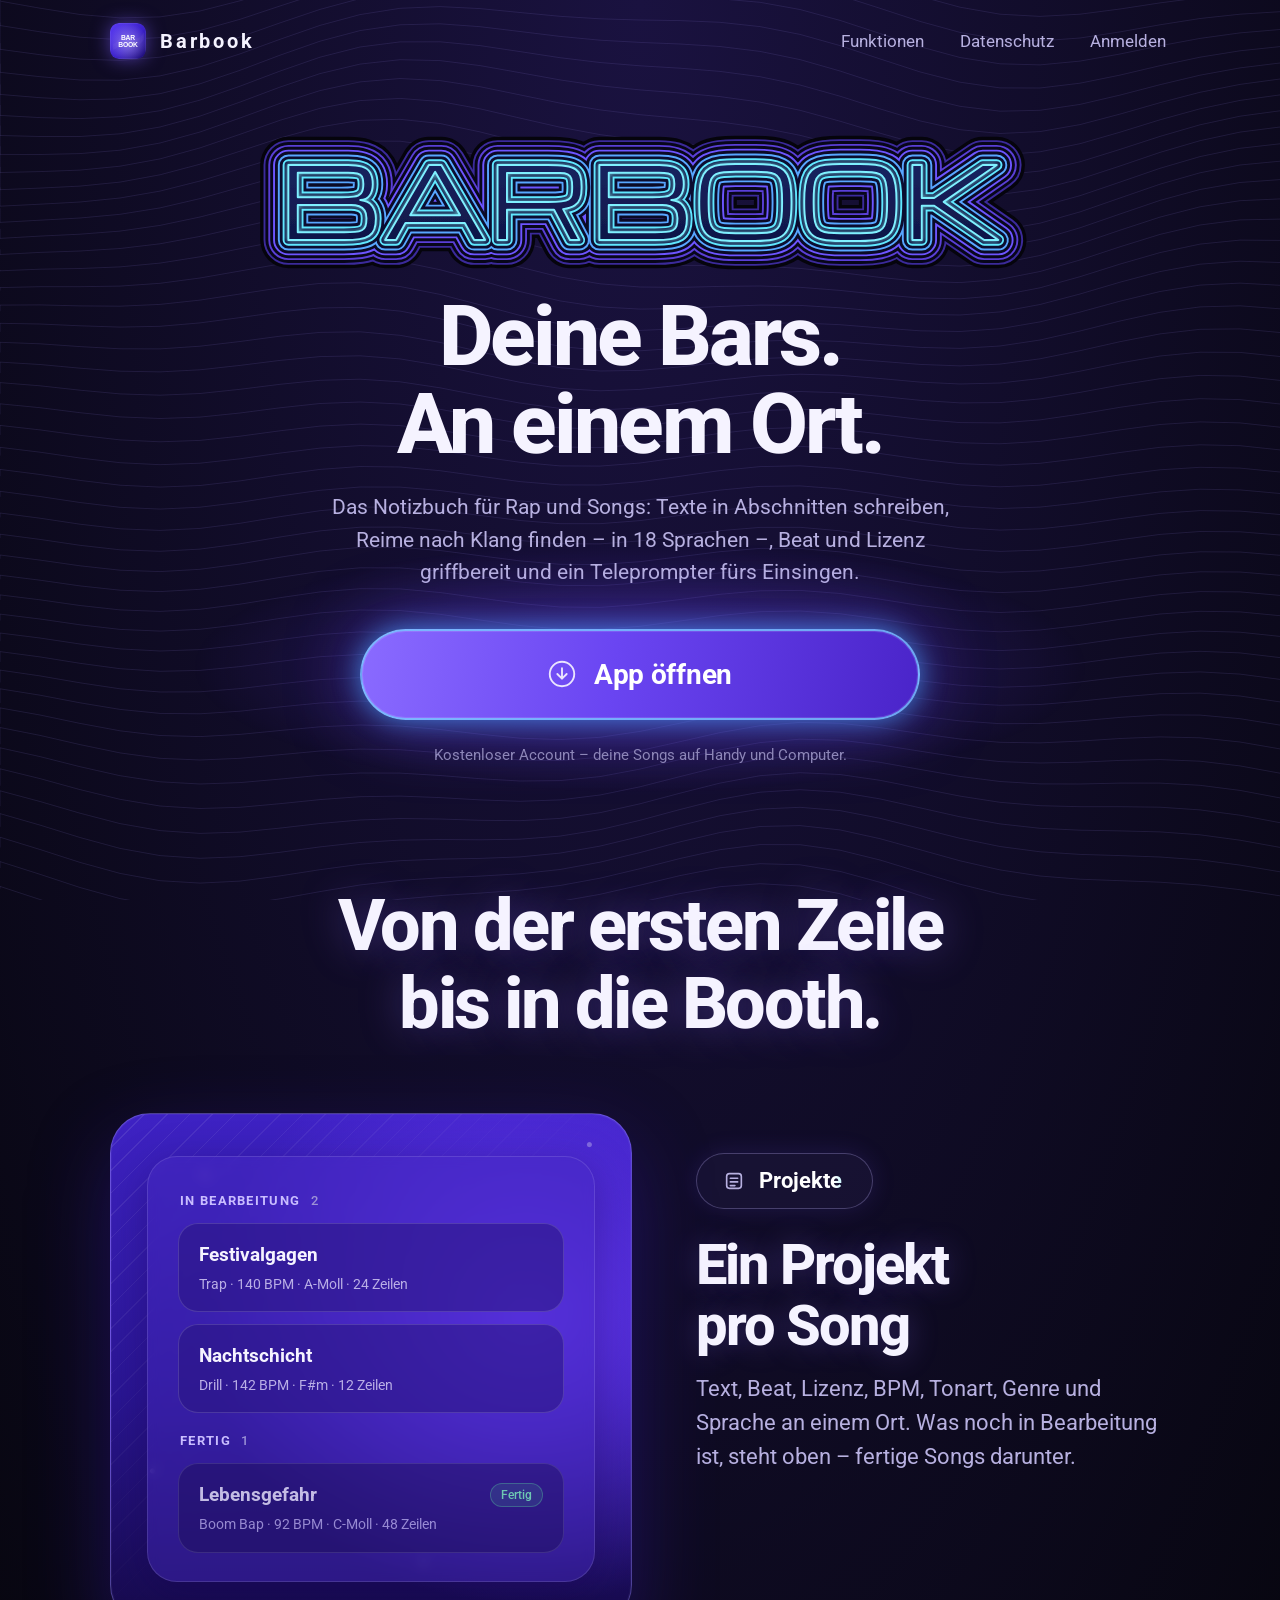
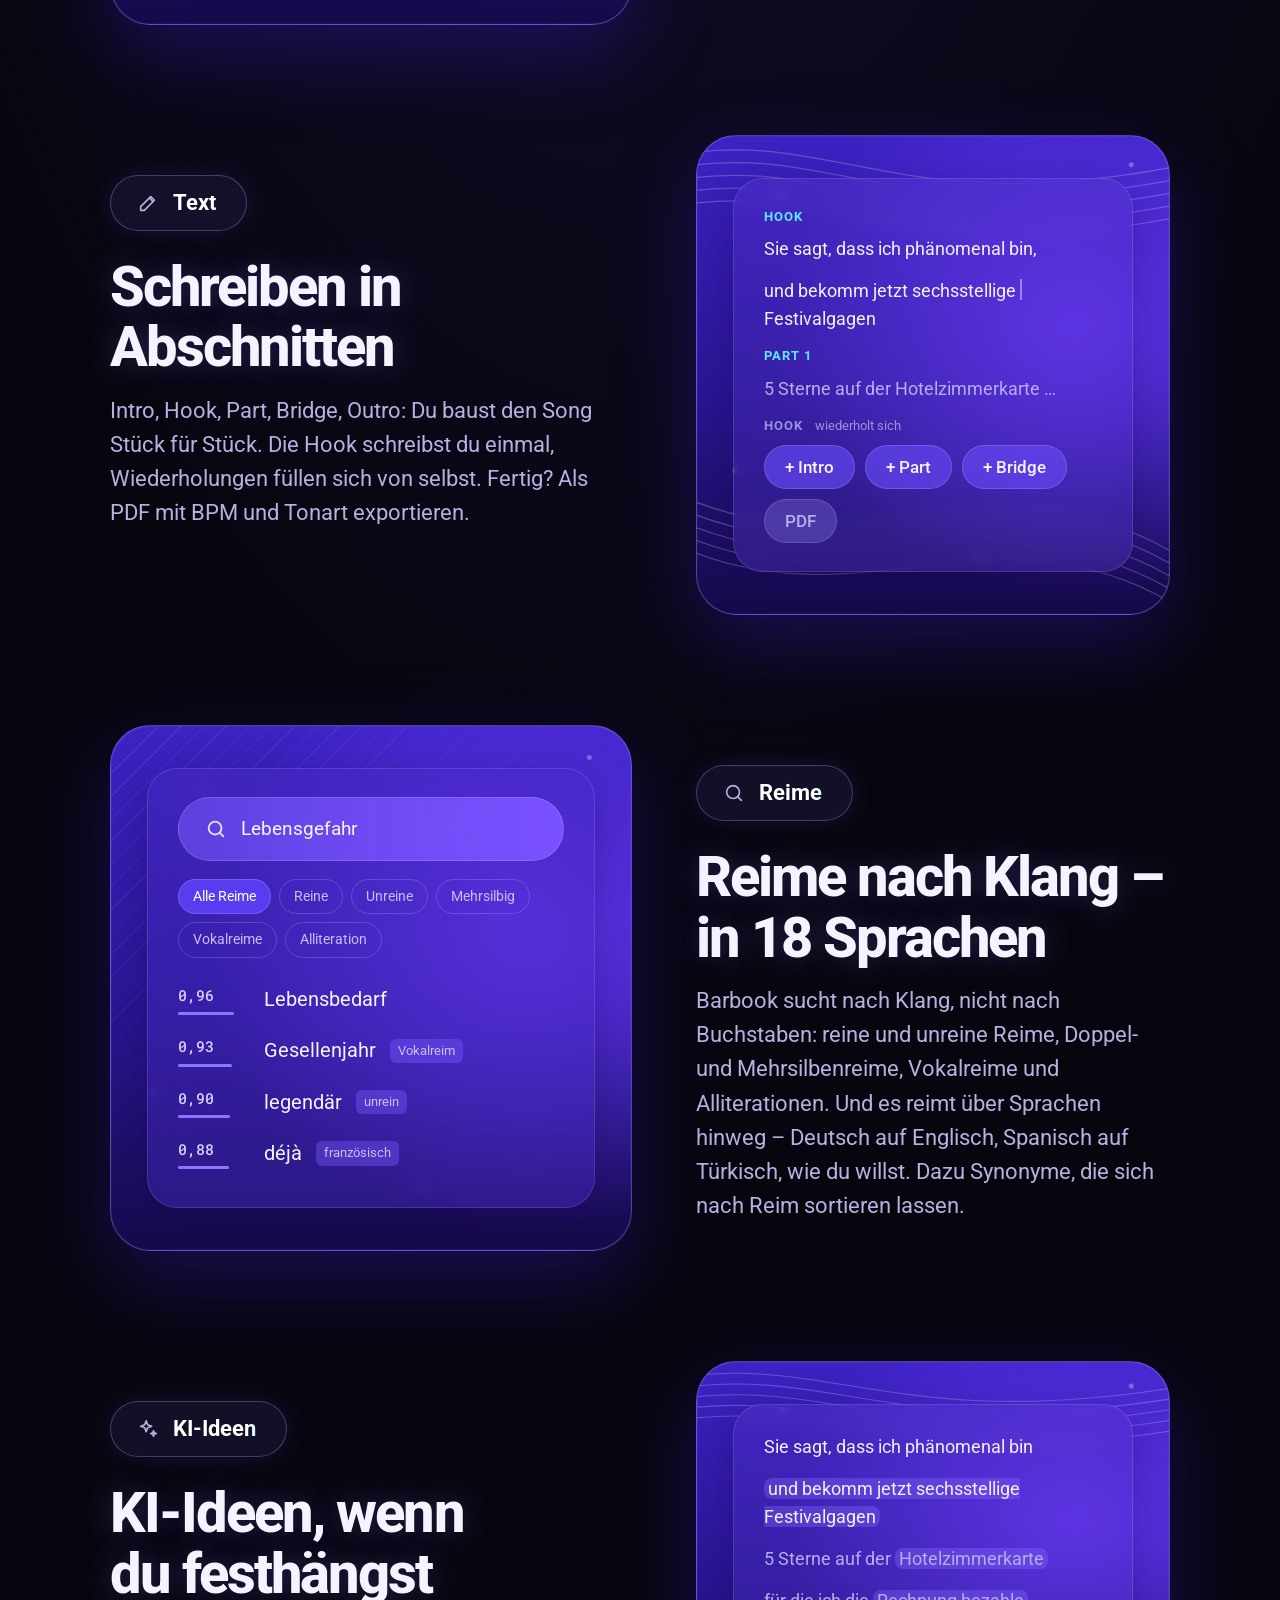
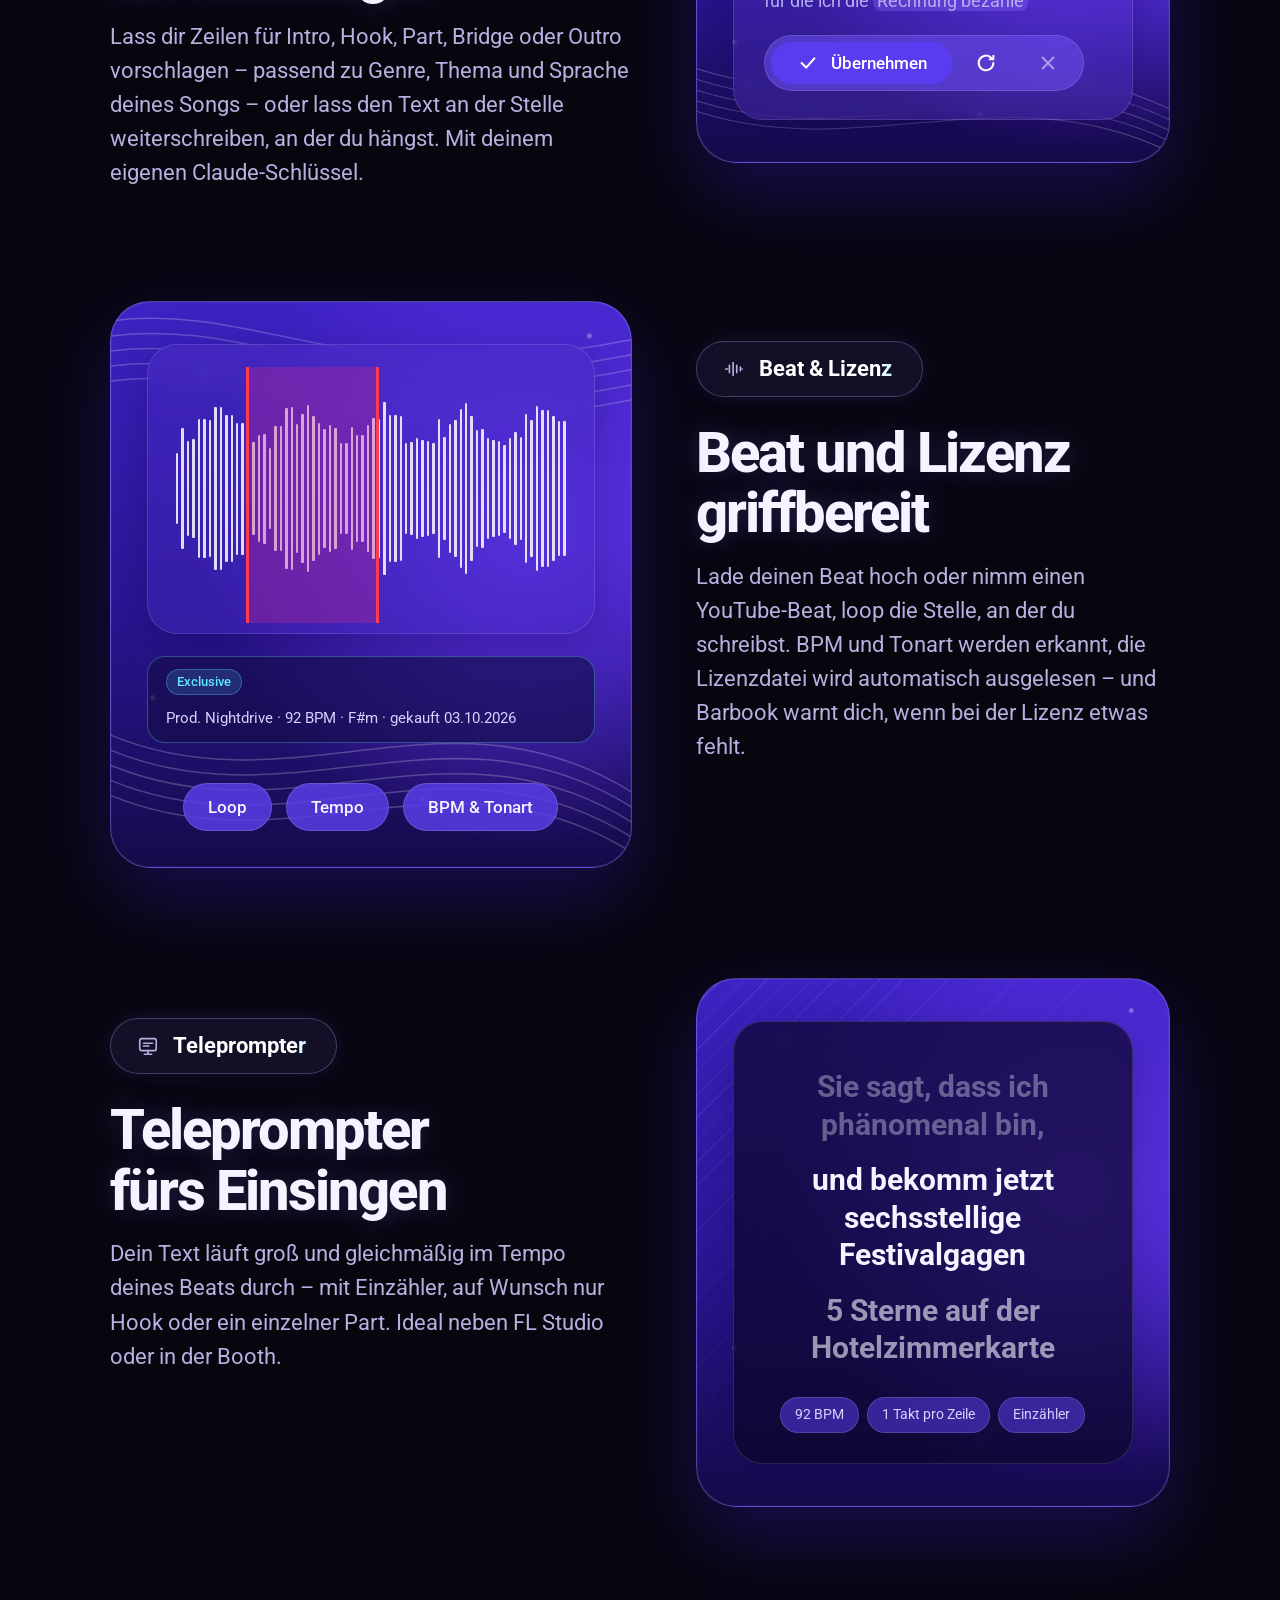
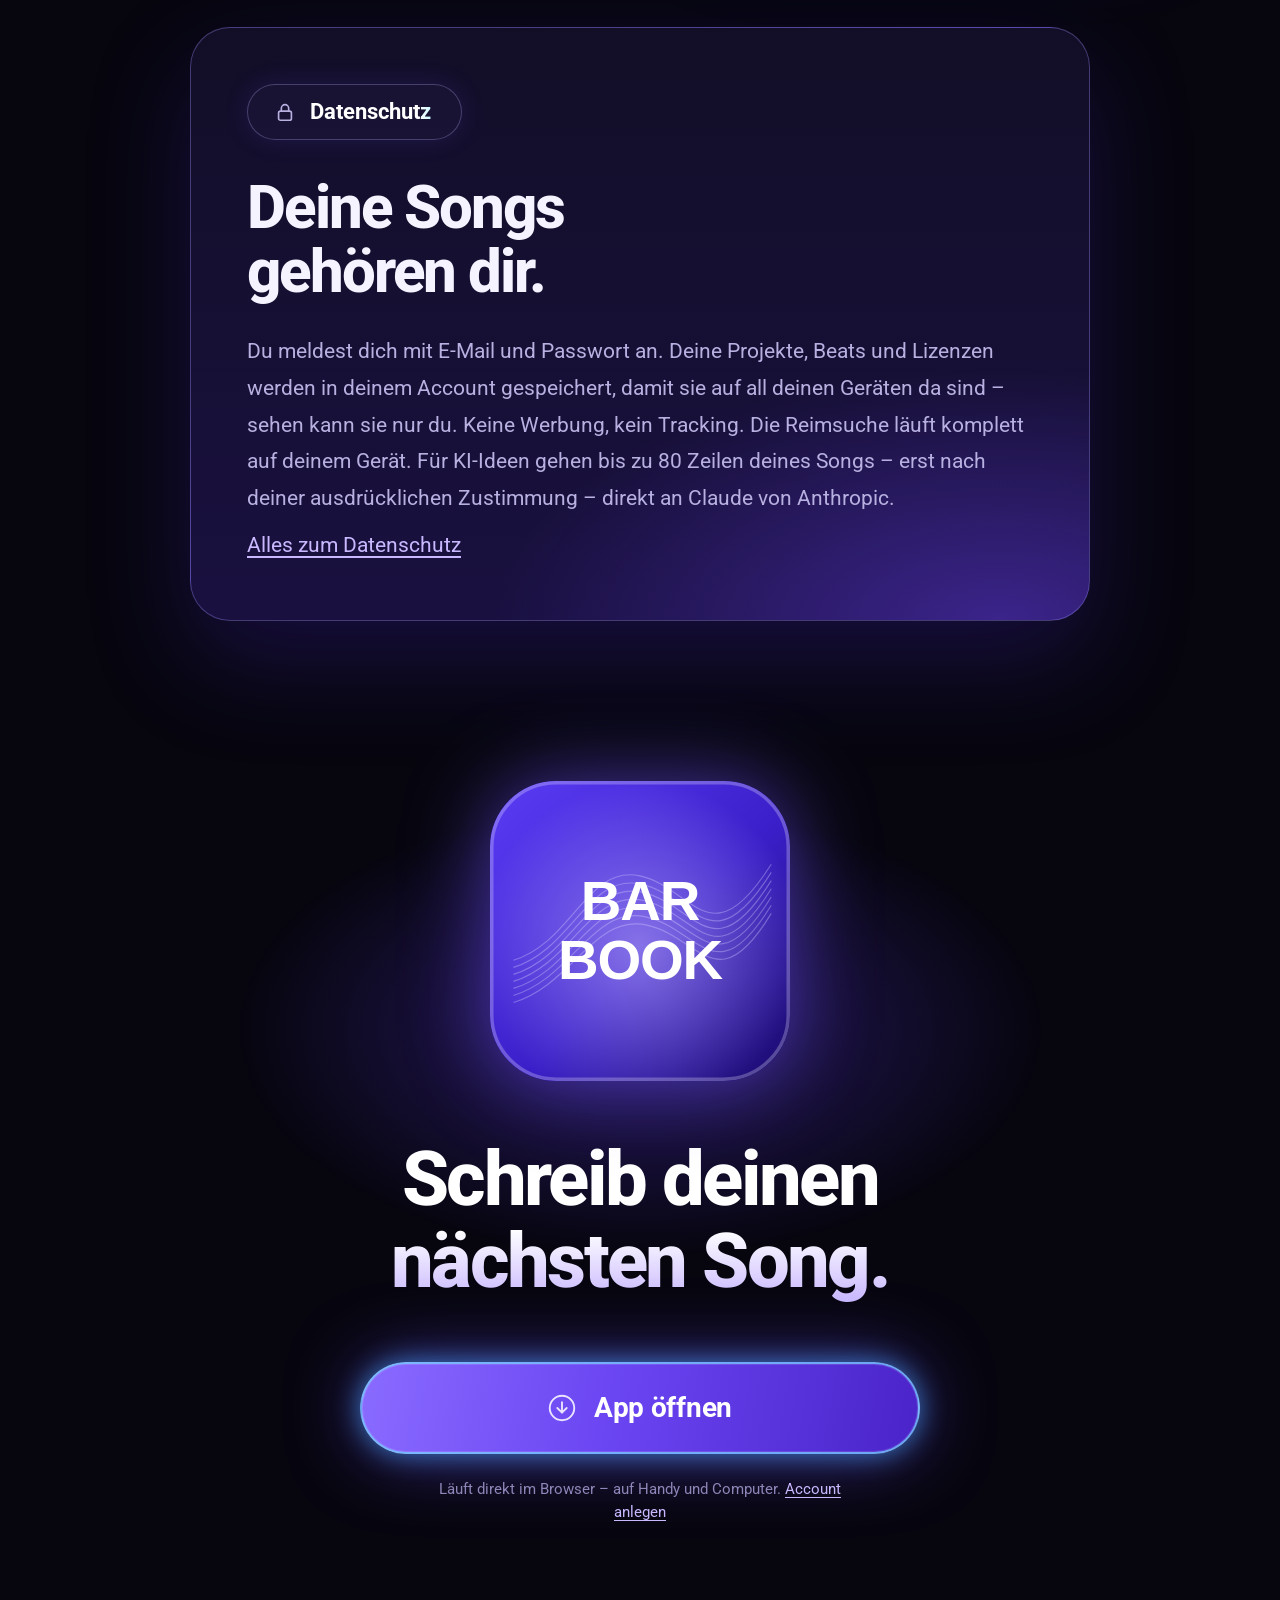
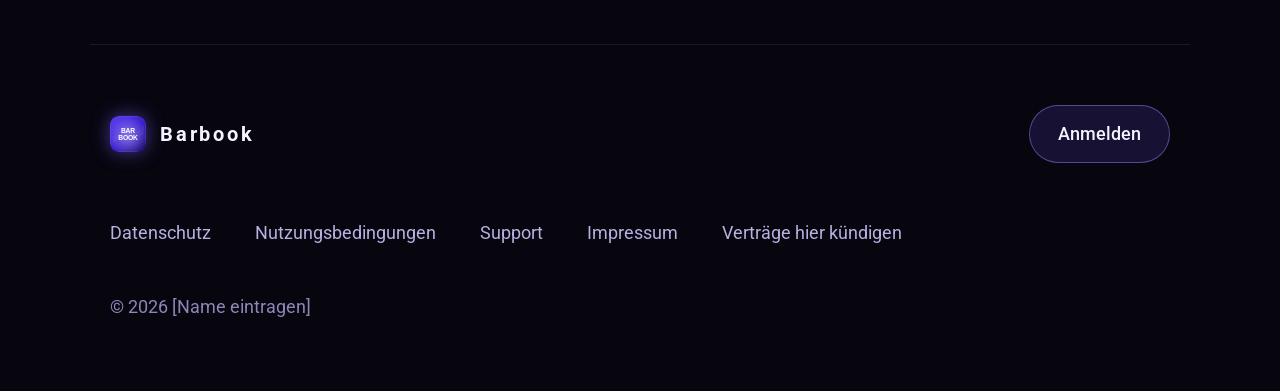
<file: index.html>
<!doctype html>
<html lang="de">
<head>
  <meta charset="utf-8">
  <meta name="viewport" content="width=device-width, initial-scale=1, viewport-fit=cover">
  <title>Barbook – Dein Notizbuch für Bars</title>
  <meta name="description" content="Barbook ist dein Notizbuch für Rap und Songs: Texte in Abschnitten schreiben, Reime nach Klang finden – in 18 Sprachen –, Beat und Lizenz griffbereit und ein Teleprompter fürs Einsingen.">
  <meta name="theme-color" content="#07060f">
  <link rel="icon" href="assets/icon.svg" type="image/svg+xml">
  <link rel="manifest" href="manifest.webmanifest">
  <link rel="apple-touch-icon" href="assets/apple-touch-icon.png">
  <meta name="apple-mobile-web-app-capable" content="yes">
  <meta name="mobile-web-app-capable" content="yes">
  <meta name="apple-mobile-web-app-status-bar-style" content="black-translucent">
  <meta name="apple-mobile-web-app-title" content="Barbook">
  <link rel="stylesheet" href="assets/fonts/fonts.css">
  <link rel="stylesheet" href="styles.css">
</head>
<body>
  <svg class="waves" id="waves" aria-hidden="true"></svg>

  <header class="site-header">
    <a class="brand" href="#top">
      <img src="assets/icon.svg" alt="" width="36" height="36">
      <span>Barbook</span>
    </a>
    <nav>
      <a href="#funktionen">Funktionen</a>
      <a href="#datenschutz">Datenschutz</a>
      <a href="login.html">Anmelden</a>
    </nav>
  </header>

  <main id="top">
    <!-- Hero -->
    <section class="hero">
      <svg class="logo" viewBox="0 0 1800 340" role="img" aria-label="Barbook">
        <defs>
          <filter id="neon" x="-20%" y="-40%" width="140%" height="180%">
            <feGaussianBlur stdDeviation="6" result="b"/>
            <feMerge><feMergeNode in="b"/><feMergeNode in="SourceGraphic"/></feMerge>
          </filter>
          <linearGradient id="letterFill" x1="0" y1="0" x2="0" y2="1">
            <stop offset="0" stop-color="#1b2a6b"/>
            <stop offset="1" stop-color="#0d1240"/>
          </linearGradient>
        </defs>
        <g id="logoLayers" font-family="Michroma, 'Arial Black', sans-serif" font-size="210" text-anchor="middle" stroke-linejoin="round"></g>
      </svg>

      <h1>Deine Bars.<br>An einem Ort.</h1>
      <p class="lead">Das Notizbuch für Rap und Songs: Texte in Abschnitten schreiben, Reime nach Klang finden – in 18 Sprachen –, Beat und Lizenz griffbereit und ein Teleprompter fürs Einsingen.</p>

      <a class="cta" href="app.html">
        <span class="cta-icon" aria-hidden="true">
          <svg viewBox="0 0 24 24"><circle cx="12" cy="12" r="10.5"/><path d="M12 7v9m-4-4 4 4 4-4"/></svg>
        </span>
        App öffnen
      </a>
      <p class="fineprint">Kostenloser Account – deine Songs auf Handy und Computer.</p>
    </section>

    <!-- Features -->
    <section class="features" id="funktionen">
      <h2 class="section-title">Von der ersten Zeile<br>bis in die Booth.</h2>

      <!-- Projekte -->
      <article class="feature">
        <div class="card card--hatch">
          <div class="panel panel--projects">
            <p class="mock-group">In Bearbeitung <span>2</span></p>
            <div class="mock-project">
              <strong>Festivalgagen</strong>
              <span>Trap · 140 BPM · A-Moll · 24 Zeilen</span>
            </div>
            <div class="mock-project">
              <strong>Nachtschicht</strong>
              <span>Drill · 142 BPM · F#m · 12 Zeilen</span>
            </div>
            <p class="mock-group">Fertig <span>1</span></p>
            <div class="mock-project mock-project--done">
              <strong>Lebensgefahr <em>Fertig</em></strong>
              <span>Boom Bap · 92 BPM · C-Moll · 48 Zeilen</span>
            </div>
          </div>
        </div>
        <span class="pill"><svg viewBox="0 0 24 24" aria-hidden="true"><rect x="4" y="4" width="16" height="16" rx="3"/><path d="M8 9h8M8 13h8M8 17h5"/></svg><span class="shimmer">Projekte</span></span>
        <h3>Ein Projekt<br>pro Song</h3>
        <p>Text, Beat, Lizenz, BPM, Tonart, Genre und Sprache an einem Ort. Was noch in Bearbeitung ist, steht oben – fertige Songs darunter.</p>
      </article>

      <!-- Text -->
      <article class="feature">
        <div class="card card--waves">
          <div class="panel panel--editor">
            <p class="mock-section">Hook</p>
            <p class="line">Sie sagt, dass ich phänomenal bin,</p>
            <p class="line">und bekomm jetzt sechsstellige <span class="caret"></span>Festivalgagen</p>
            <p class="mock-section">Part 1</p>
            <p class="line line--ai">5 Sterne auf der Hotelzimmerkarte …</p>
            <p class="mock-section mock-section--repeat">Hook <span>wiederholt sich</span></p>
            <div class="chips">
              <span class="chip">+ Intro</span>
              <span class="chip">+ Part</span>
              <span class="chip">+ Bridge</span>
              <span class="chip chip--muted">PDF</span>
            </div>
          </div>
        </div>
        <span class="pill"><svg viewBox="0 0 24 24" aria-hidden="true"><path d="M4 20h4L19 9l-4-4L4 16v4Z"/><path d="m13.5 6.5 4 4"/></svg><span class="shimmer">Text</span></span>
        <h3>Schreiben in<br>Abschnitten</h3>
        <p>Intro, Hook, Part, Bridge, Outro: Du baust den Song Stück für Stück. Die Hook schreibst du einmal, Wiederholungen füllen sich von selbst. Fertig? Als PDF mit BPM und Tonart exportieren.</p>
      </article>

      <!-- Reimsuche -->
      <article class="feature">
        <div class="card card--hatch">
          <div class="panel">
            <div class="search">
              <svg viewBox="0 0 24 24" aria-hidden="true"><circle cx="11" cy="11" r="7"/><path d="m20 20-4-4"/></svg>
              <span>Lebensgefahr</span>
            </div>
            <div class="mock-filters">
              <span class="is-on">Alle Reime</span><span>Reine</span><span>Unreine</span><span>Mehrsilbig</span><span>Vokalreime</span><span>Alliteration</span>
            </div>
            <ul class="results">
              <li><span class="score" style="--s:.96">0,96</span>Lebensbedarf</li>
              <li><span class="score" style="--s:.93">0,93</span>Gesellenjahr <em class="tag">Vokalreim</em></li>
              <li><span class="score" style="--s:.9">0,90</span>legendär <em class="tag">unrein</em></li>
              <li><span class="score" style="--s:.88">0,88</span>déjà <em class="tag">französisch</em></li>
            </ul>
          </div>
        </div>
        <span class="pill"><svg viewBox="0 0 24 24" aria-hidden="true"><circle cx="11" cy="11" r="7"/><path d="m20 20-4-4"/></svg><span class="shimmer">Reime</span></span>
        <h3>Reime nach Klang –<br>in 18 Sprachen</h3>
        <p>Barbook sucht nach Klang, nicht nach Buchstaben: reine und unreine Reime, Doppel- und Mehrsilbenreime, Vokalreime und Alliterationen. Und es reimt über Sprachen hinweg – Deutsch auf Englisch, Spanisch auf Türkisch, wie du willst. Dazu Synonyme, die sich nach Reim sortieren lassen.</p>
      </article>

      <!-- KI-Ideen -->
      <article class="feature">
        <div class="card card--waves">
          <div class="panel panel--editor">
            <p class="line">Sie sagt, dass ich phänomenal bin</p>
            <p class="line"><span class="hl">und bekomm jetzt sechsstellige Festivalgagen</span></p>
            <p class="line line--ai">5 Sterne auf der <span class="hl">Hotelzimmerkarte</span></p>
            <p class="line line--ai">für die ich die <span class="hl">Rechnung bezahle</span></p>
            <div class="ai-actions">
              <button type="button" class="accept"><svg viewBox="0 0 24 24" aria-hidden="true"><path d="m5 12 5 5 9-10"/></svg>Übernehmen</button>
              <button type="button" aria-label="Neu generieren"><svg viewBox="0 0 24 24"><path d="M20 12a8 8 0 1 1-2.3-5.7"/><path d="M20 4v4h-4"/></svg></button>
              <button type="button" aria-label="Verwerfen"><svg viewBox="0 0 24 24"><path d="M6 6l12 12M18 6 6 18"/></svg></button>
            </div>
          </div>
        </div>
        <span class="pill"><svg viewBox="0 0 24 24" aria-hidden="true"><path d="M10 3l1.6 4.4L16 9l-4.4 1.6L10 15l-1.6-4.4L4 9l4.4-1.6Z"/><path d="M18 14l.8 2.2L21 17l-2.2.8L18 20l-.8-2.2L15 17l2.2-.8Z"/></svg><span class="shimmer">KI-Ideen</span></span>
        <h3>KI-Ideen, wenn<br>du festhängst</h3>
        <p>Lass dir Zeilen für Intro, Hook, Part, Bridge oder Outro vorschlagen – passend zu Genre, Thema und Sprache deines Songs – oder lass den Text an der Stelle weiterschreiben, an der du hängst. Mit deinem eigenen Claude-Schlüssel.</p>
      </article>

      <!-- Beat & Lizenz -->
      <article class="feature">
        <div class="card card--waves card--beats">
          <div class="panel panel--wave">
            <div class="wave" id="waveform">
              <div class="loop"></div>
            </div>
          </div>
          <div class="mock-license">
            <strong>Exclusive</strong><span>Prod. Nightdrive · 92 BPM · F#m · gekauft 03.10.2026</span>
          </div>
          <div class="beat-chips">
            <span>Loop</span><span>Tempo</span><span>BPM &amp; Tonart</span>
          </div>
        </div>
        <span class="pill"><svg viewBox="0 0 24 24" aria-hidden="true"><path d="M3 12h2M7 8v8M11 5v14M15 8v8M19 10v4M21 12h0"/></svg><span class="shimmer">Beat &amp; Lizenz</span></span>
        <h3>Beat und Lizenz<br>griffbereit</h3>
        <p>Lade deinen Beat hoch oder nimm einen YouTube-Beat, loop die Stelle, an der du schreibst. BPM und Tonart werden erkannt, die Lizenzdatei wird automatisch ausgelesen – und Barbook warnt dich, wenn bei der Lizenz etwas fehlt.</p>
      </article>

      <!-- Teleprompter -->
      <article class="feature">
        <div class="card card--hatch">
          <div class="panel panel--prompter">
            <p class="mock-prompt mock-prompt--past">Sie sagt, dass ich phänomenal bin,</p>
            <p class="mock-prompt">und bekomm jetzt sechsstellige Festivalgagen</p>
            <p class="mock-prompt mock-prompt--next">5 Sterne auf der Hotelzimmerkarte</p>
            <div class="mock-count"><span>92 BPM</span><span>1 Takt pro Zeile</span><span>Einzähler</span></div>
          </div>
        </div>
        <span class="pill"><svg viewBox="0 0 24 24" aria-hidden="true"><rect x="3" y="4" width="18" height="13" rx="2"/><path d="M8 21h8M12 17v4M7 9h10M7 12h6"/></svg><span class="shimmer">Teleprompter</span></span>
        <h3>Teleprompter<br>fürs Einsingen</h3>
        <p>Dein Text läuft groß und gleichmäßig im Tempo deines Beats durch – mit Einzähler, auf Wunsch nur Hook oder ein einzelner Part. Ideal neben FL Studio oder in der Booth.</p>
      </article>
    </section>

    <!-- Datenschutz -->
    <section class="privacy" id="datenschutz">
      <div class="privacy-card">
        <span class="pill"><svg viewBox="0 0 24 24" aria-hidden="true"><rect x="5" y="11" width="14" height="10" rx="2"/><path d="M8 11V8a4 4 0 0 1 8 0v3"/></svg><span class="shimmer">Datenschutz</span></span>
        <h2>Deine Songs<br>gehören dir.</h2>
        <p>Du meldest dich mit E-Mail und Passwort an. Deine Projekte, Beats und Lizenzen werden in deinem Account gespeichert, damit sie auf all deinen Geräten da sind – sehen kann sie nur du. Keine Werbung, kein Tracking. Die Reimsuche läuft komplett auf deinem Gerät. Für KI-Ideen gehen bis zu 80 Zeilen deines Songs – erst nach deiner ausdrücklichen Zustimmung – direkt an Claude von Anthropic. <a class="privacy-more" href="datenschutz.html">Alles zum Datenschutz</a></p>
      </div>
    </section>

    <!-- Final CTA -->
    <section class="final">
      <img class="app-icon" src="assets/icon.svg" alt="Barbook App-Icon" width="300" height="300">
      <h2>Schreib deinen<br>nächsten Song.</h2>
      <a class="cta" href="app.html">
        <span class="cta-icon" aria-hidden="true">
          <svg viewBox="0 0 24 24"><circle cx="12" cy="12" r="10.5"/><path d="M12 7v9m-4-4 4 4 4-4"/></svg>
        </span>
        App öffnen
      </a>
      <p class="fineprint">Läuft direkt im Browser – auf Handy und Computer. <a href="login.html">Account anlegen</a></p>
    </section>
  </main>

  <footer class="site-footer" id="support">
    <div class="footer-top">
      <a class="brand" href="#top">
        <img src="assets/icon.svg" alt="" width="36" height="36">
        <span>Barbook</span>
      </a>
      <a class="cta-small" href="login.html">Anmelden</a>
    </div>
    <nav class="footer-links">
      <a href="datenschutz.html">Datenschutz</a>
      <a href="nutzungsbedingungen.html">Nutzungsbedingungen</a>
      <a href="support.html">Support</a>
      <a href="impressum.html">Impressum</a>
      <a href="kuendigen.html">Verträge hier kündigen</a>
    </nav>
    <p class="copy">© 2026 <span data-legal="name"></span></p>
  </footer>

  <script src="script.js"></script>
  <script src="js/legal.js"></script>
  <script>
    // installable app and offline start (only on a real web address, not from a file)
    if ('serviceWorker' in navigator && /^https:|^http:\/\/localhost/.test(location.href)) navigator.serviceWorker.register('sw.js');
  </script>
</body>
</html>
</file>
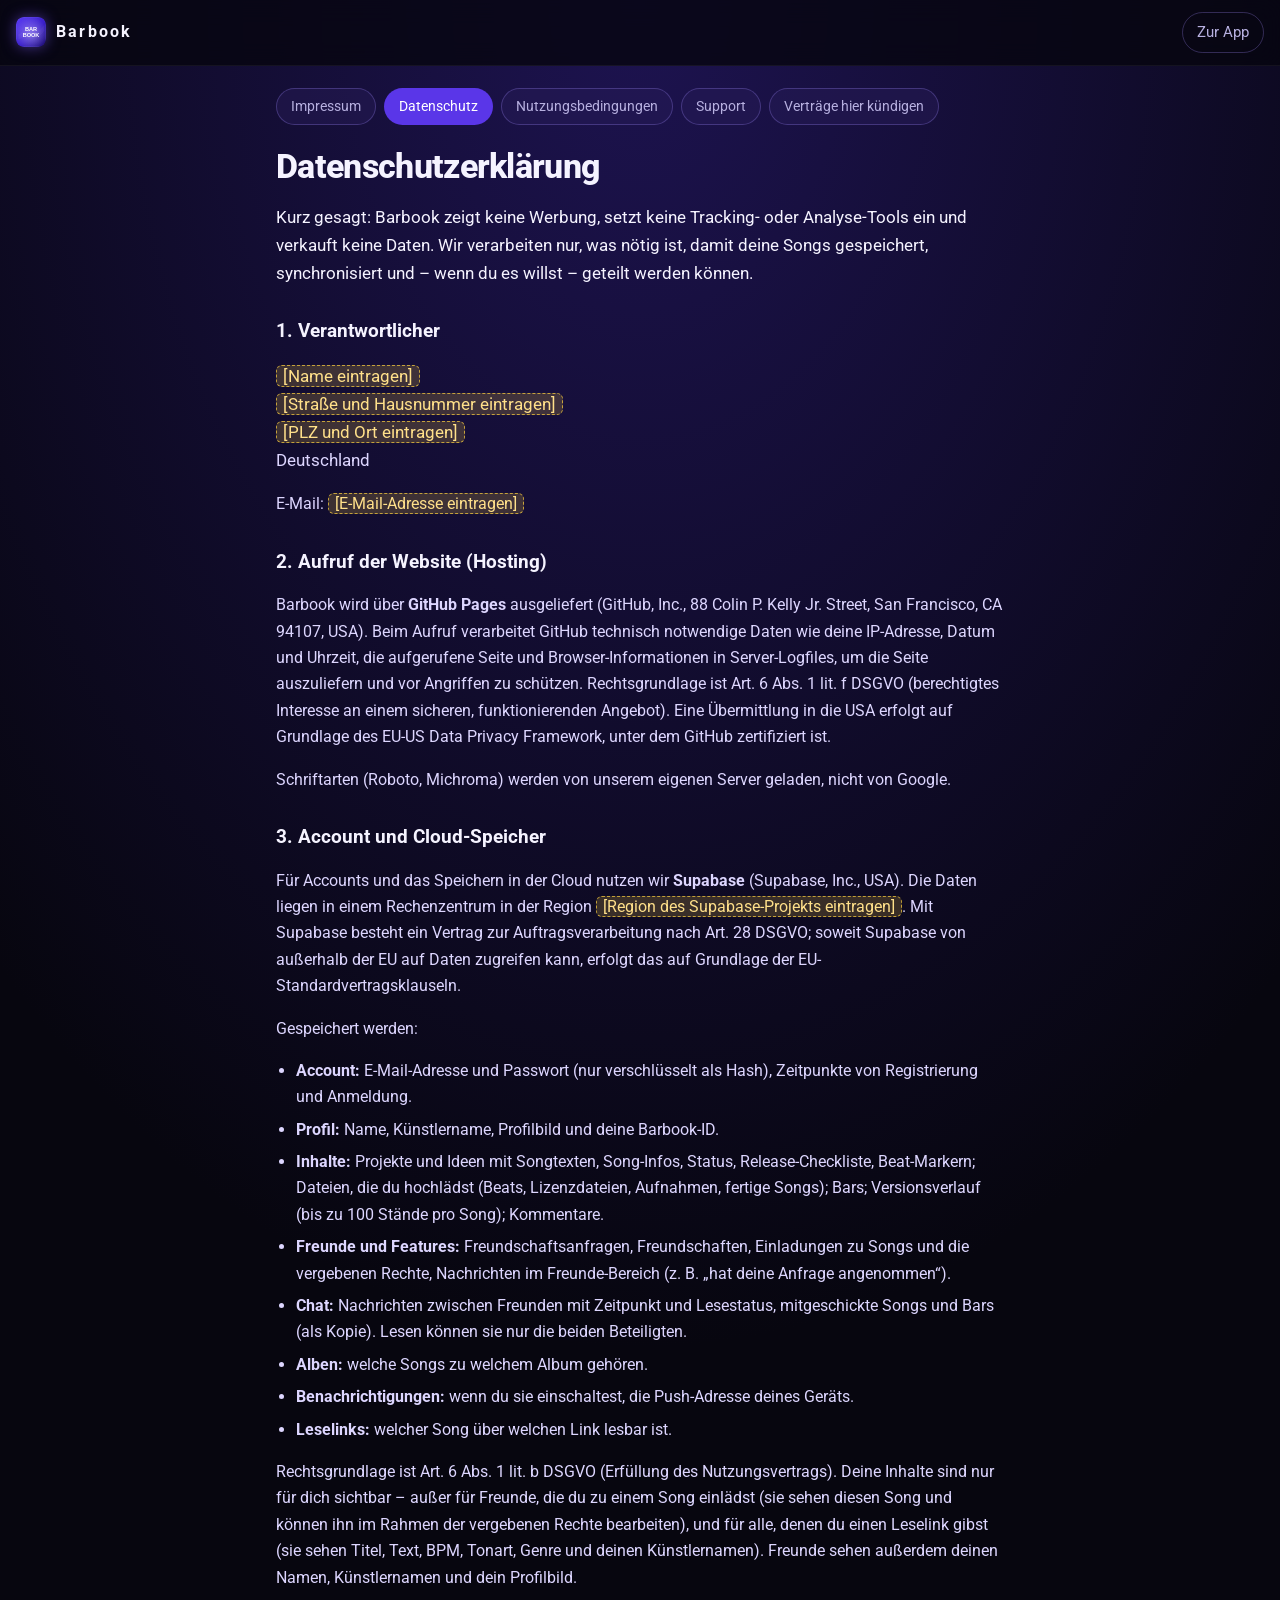
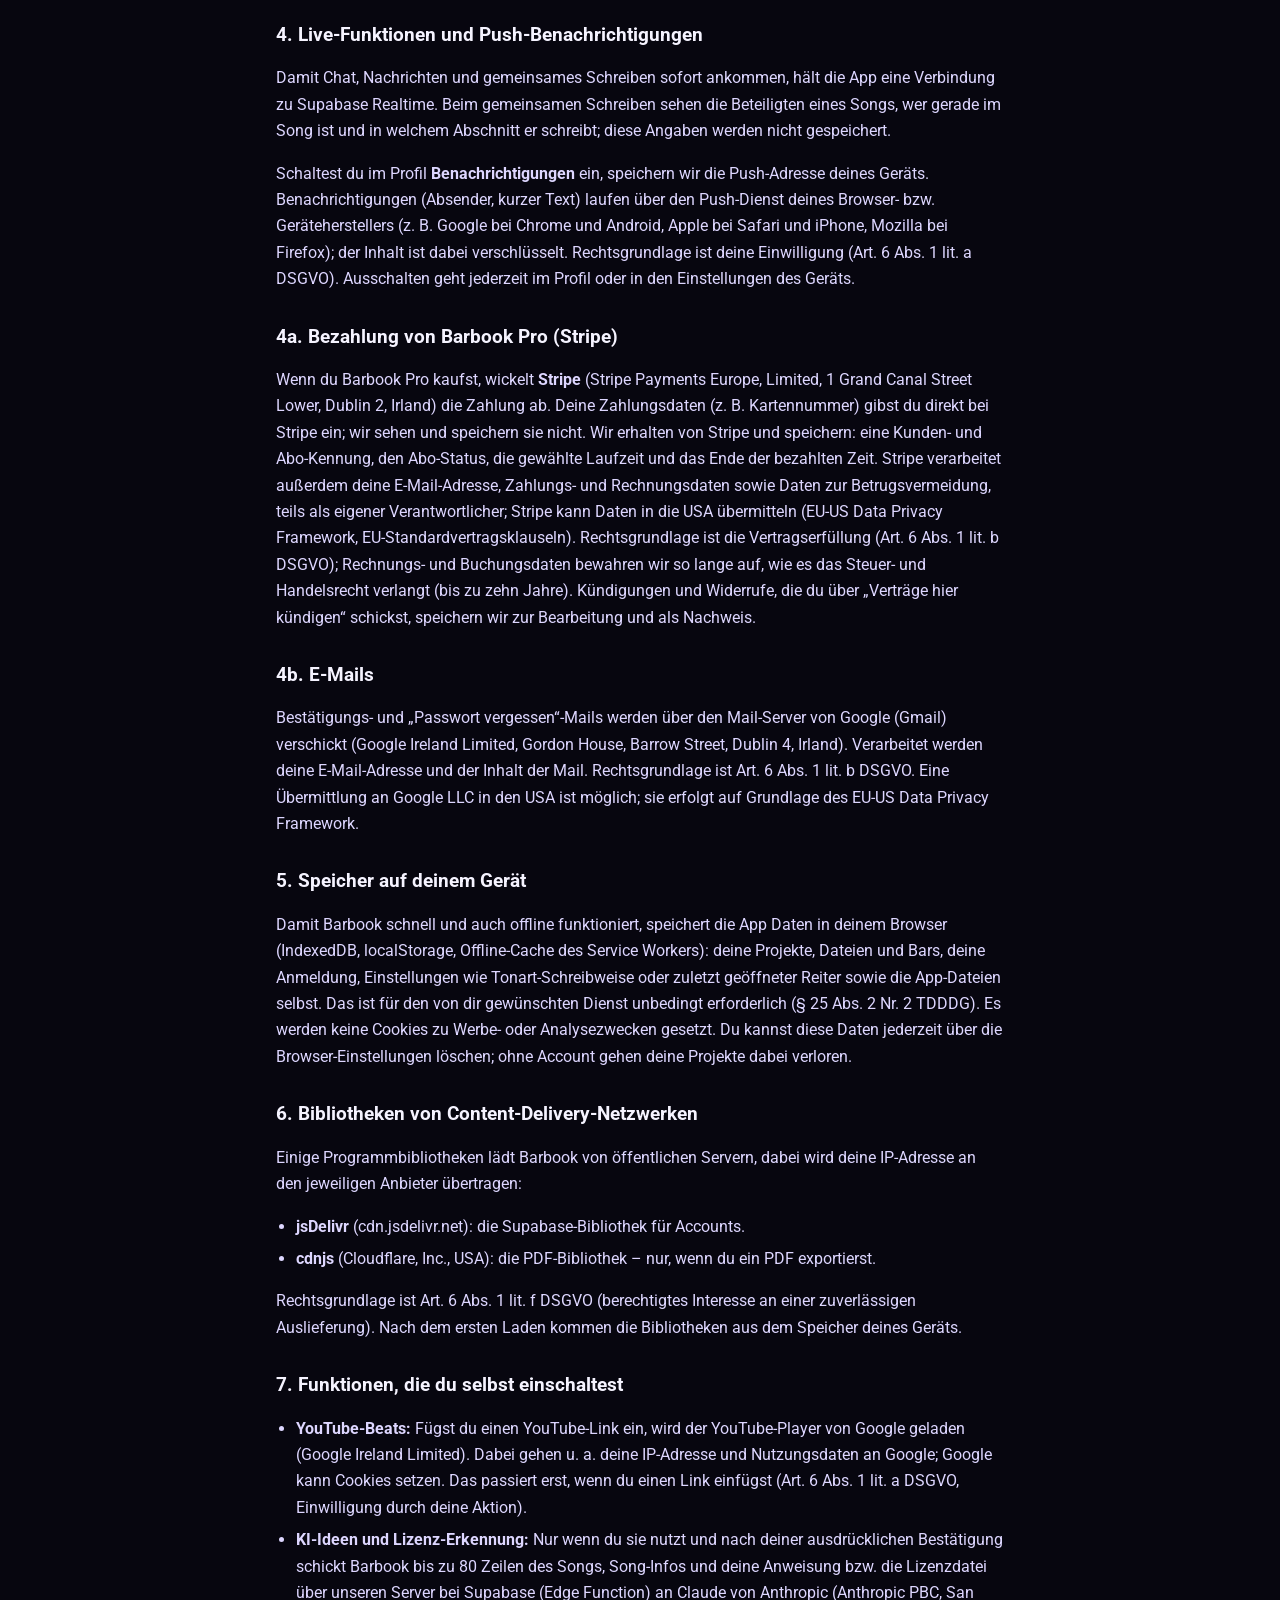
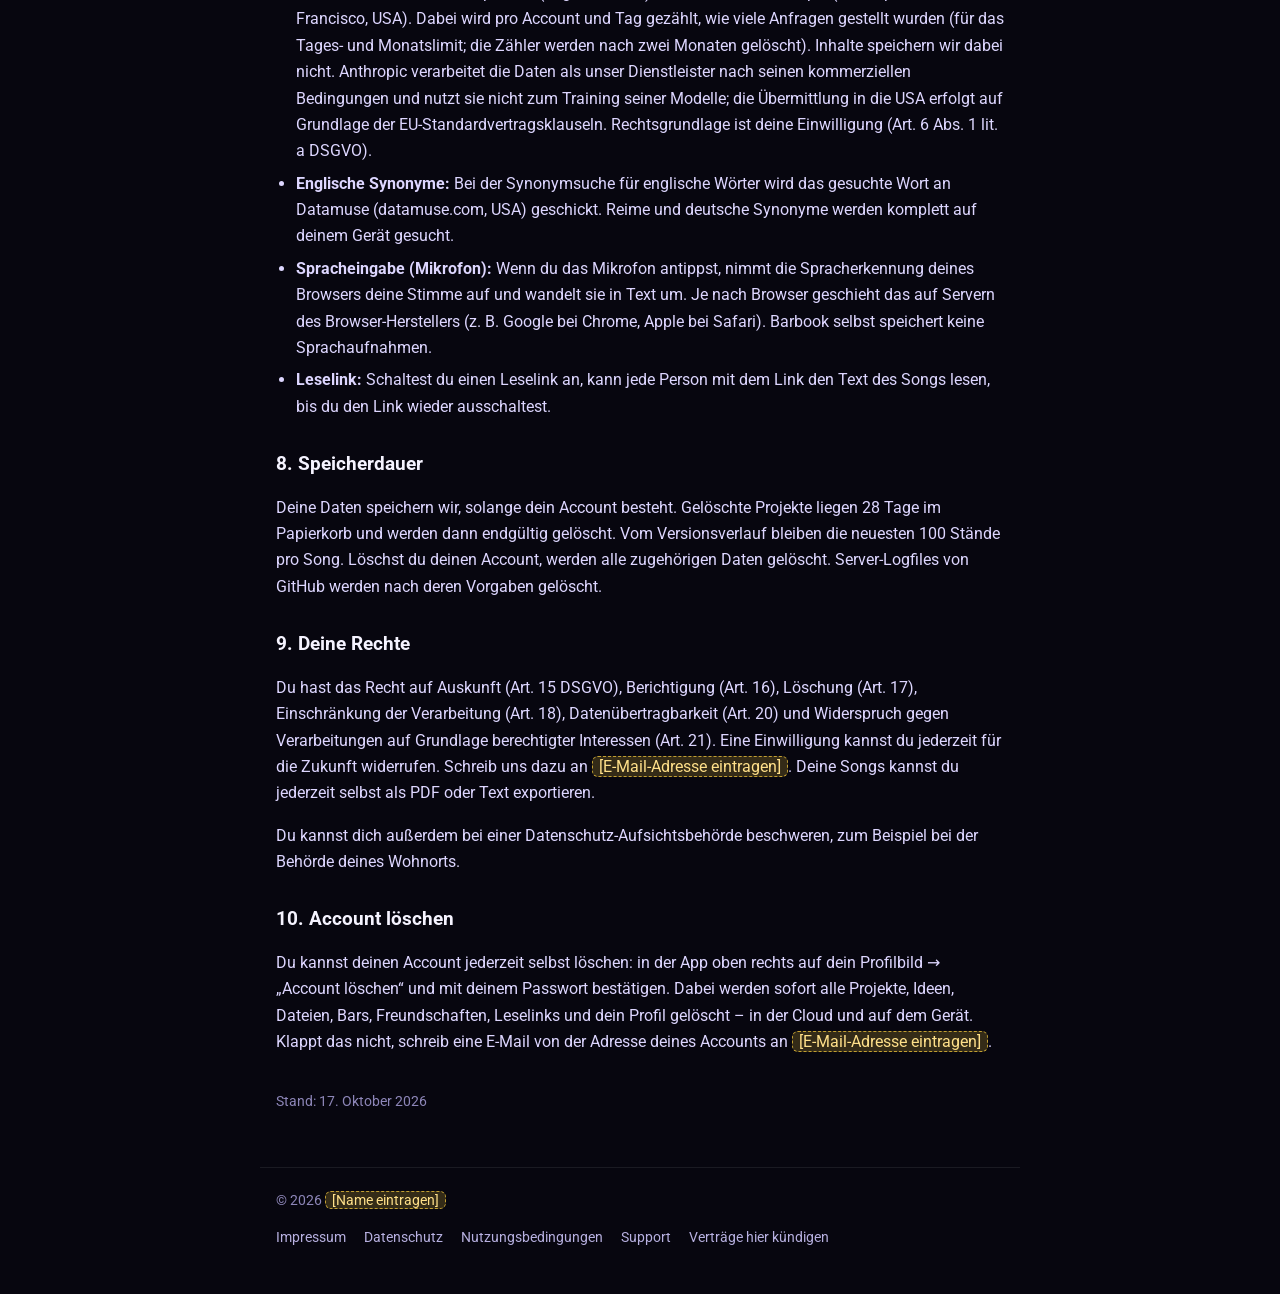
<file: datenschutz.html>
<!doctype html>
<html lang="de">
<head>
  <meta charset="utf-8">
  <meta name="viewport" content="width=device-width, initial-scale=1, viewport-fit=cover">
  <title>Datenschutzerklärung – Barbook</title>
  <meta name="theme-color" content="#07060f">
  <link rel="icon" href="assets/icon.svg" type="image/svg+xml">
  <script src="js/theme.js"></script>
  <link rel="stylesheet" href="assets/fonts/fonts.css">
  <link rel="stylesheet" href="app.css">
</head>
<body class="legal-page">
  <header class="topbar">
    <a class="brand" href="index.html"><img src="assets/icon.svg" alt="" width="30" height="30"><span>Barbook</span></a>
    <a class="legal-back" href="app.html">Zur App</a>
  </header>
  <main class="legal">
    <nav class="legal-nav" aria-label="Rechtliches">
      <a href="impressum.html">Impressum</a>
      <a href="datenschutz.html" aria-current="page">Datenschutz</a>
      <a href="nutzungsbedingungen.html">Nutzungsbedingungen</a>
      <a href="support.html">Support</a>
      <a href="kuendigen.html">Verträge hier kündigen</a>
    </nav>
    <article>
      <h1>Datenschutzerklärung</h1>
      <p class="legal-lead">Kurz gesagt: Barbook zeigt keine Werbung, setzt keine Tracking- oder Analyse-Tools ein und verkauft keine Daten. Wir verarbeiten nur, was nötig ist, damit deine Songs gespeichert, synchronisiert und – wenn du es willst – geteilt werden können.</p>

      <h2>1. Verantwortlicher</h2>
      <p class="legal-address">
        <span data-legal="name"></span><br>
        <span data-legal="street"></span><br>
        <span data-legal="city"></span><br>
        <span data-legal="country"></span>
      </p>
      <p>E-Mail: <span data-legal="email"></span></p>

      <h2>2. Aufruf der Website (Hosting)</h2>
      <p>Barbook wird über <strong>GitHub Pages</strong> ausgeliefert (GitHub, Inc., 88 Colin P. Kelly Jr. Street, San Francisco, CA 94107, USA). Beim Aufruf verarbeitet GitHub technisch notwendige Daten wie deine IP-Adresse, Datum und Uhrzeit, die aufgerufene Seite und Browser-Informationen in Server-Logfiles, um die Seite auszuliefern und vor Angriffen zu schützen. Rechtsgrundlage ist Art. 6 Abs. 1 lit. f DSGVO (berechtigtes Interesse an einem sicheren, funktionierenden Angebot). Eine Übermittlung in die USA erfolgt auf Grundlage des EU-US Data Privacy Framework, unter dem GitHub zertifiziert ist.</p>
      <p>Schriftarten (Roboto, Michroma) werden von unserem eigenen Server geladen, nicht von Google.</p>

      <h2>3. Account und Cloud-Speicher</h2>
      <p>Für Accounts und das Speichern in der Cloud nutzen wir <strong>Supabase</strong> (Supabase, Inc., USA). Die Daten liegen in einem Rechenzentrum in der Region <span data-legal="region"></span>. Mit Supabase besteht ein Vertrag zur Auftragsverarbeitung nach Art. 28 DSGVO; soweit Supabase von außerhalb der EU auf Daten zugreifen kann, erfolgt das auf Grundlage der EU-Standardvertragsklauseln.</p>
      <p>Gespeichert werden:</p>
      <ul>
        <li><strong>Account:</strong> E-Mail-Adresse und Passwort (nur verschlüsselt als Hash), Zeitpunkte von Registrierung und Anmeldung.</li>
        <li><strong>Profil:</strong> Name, Künstlername, Profilbild und deine Barbook-ID.</li>
        <li><strong>Inhalte:</strong> Projekte und Ideen mit Songtexten, Song-Infos, Status, Release-Checkliste, Beat-Markern; Dateien, die du hochlädst (Beats, Lizenzdateien, Aufnahmen, fertige Songs); Bars; Versionsverlauf (bis zu 100 Stände pro Song); Kommentare.</li>
        <li><strong>Freunde und Features:</strong> Freundschaftsanfragen, Freundschaften, Einladungen zu Songs und die vergebenen Rechte, Nachrichten im Freunde-Bereich (z. B. „hat deine Anfrage angenommen“).</li>
        <li><strong>Chat:</strong> Nachrichten zwischen Freunden mit Zeitpunkt und Lesestatus, mitgeschickte Songs und Bars (als Kopie). Lesen können sie nur die beiden Beteiligten.</li>
        <li><strong>Alben:</strong> welche Songs zu welchem Album gehören.</li>
        <li><strong>Benachrichtigungen:</strong> wenn du sie einschaltest, die Push-Adresse deines Geräts.</li>
        <li><strong>Leselinks:</strong> welcher Song über welchen Link lesbar ist.</li>
      </ul>
      <p>Rechtsgrundlage ist Art. 6 Abs. 1 lit. b DSGVO (Erfüllung des Nutzungsvertrags). Deine Inhalte sind nur für dich sichtbar – außer für Freunde, die du zu einem Song einlädst (sie sehen diesen Song und können ihn im Rahmen der vergebenen Rechte bearbeiten), und für alle, denen du einen Leselink gibst (sie sehen Titel, Text, BPM, Tonart, Genre und deinen Künstlernamen). Freunde sehen außerdem deinen Namen, Künstlernamen und dein Profilbild.</p>

      <h2>4. Live-Funktionen und Push-Benachrichtigungen</h2>
      <p>Damit Chat, Nachrichten und gemeinsames Schreiben sofort ankommen, hält die App eine Verbindung zu Supabase Realtime. Beim gemeinsamen Schreiben sehen die Beteiligten eines Songs, wer gerade im Song ist und in welchem Abschnitt er schreibt; diese Angaben werden nicht gespeichert.</p>
      <p>Schaltest du im Profil <strong>Benachrichtigungen</strong> ein, speichern wir die Push-Adresse deines Geräts. Benachrichtigungen (Absender, kurzer Text) laufen über den Push-Dienst deines Browser- bzw. Geräteherstellers (z. B. Google bei Chrome und Android, Apple bei Safari und iPhone, Mozilla bei Firefox); der Inhalt ist dabei verschlüsselt. Rechtsgrundlage ist deine Einwilligung (Art. 6 Abs. 1 lit. a DSGVO). Ausschalten geht jederzeit im Profil oder in den Einstellungen des Geräts.</p>

      <h2>4a. Bezahlung von Barbook Pro (Stripe)</h2>
      <p>Wenn du Barbook Pro kaufst, wickelt <strong>Stripe</strong> (Stripe Payments Europe, Limited, 1 Grand Canal Street Lower, Dublin 2, Irland) die Zahlung ab. Deine Zahlungsdaten (z. B. Kartennummer) gibst du direkt bei Stripe ein; wir sehen und speichern sie nicht. Wir erhalten von Stripe und speichern: eine Kunden- und Abo-Kennung, den Abo-Status, die gewählte Laufzeit und das Ende der bezahlten Zeit. Stripe verarbeitet außerdem deine E-Mail-Adresse, Zahlungs- und Rechnungsdaten sowie Daten zur Betrugsvermeidung, teils als eigener Verantwortlicher; Stripe kann Daten in die USA übermitteln (EU-US Data Privacy Framework, EU-Standardvertragsklauseln). Rechtsgrundlage ist die Vertragserfüllung (Art. 6 Abs. 1 lit. b DSGVO); Rechnungs- und Buchungsdaten bewahren wir so lange auf, wie es das Steuer- und Handelsrecht verlangt (bis zu zehn Jahre). Kündigungen und Widerrufe, die du über „Verträge hier kündigen“ schickst, speichern wir zur Bearbeitung und als Nachweis.</p>

      <h2>4b. E-Mails</h2>
      <p>Bestätigungs- und „Passwort vergessen“-Mails werden über den Mail-Server von Google (Gmail) verschickt (Google Ireland Limited, Gordon House, Barrow Street, Dublin 4, Irland). Verarbeitet werden deine E-Mail-Adresse und der Inhalt der Mail. Rechtsgrundlage ist Art. 6 Abs. 1 lit. b DSGVO. Eine Übermittlung an Google LLC in den USA ist möglich; sie erfolgt auf Grundlage des EU-US Data Privacy Framework.</p>

      <h2>5. Speicher auf deinem Gerät</h2>
      <p>Damit Barbook schnell und auch offline funktioniert, speichert die App Daten in deinem Browser (IndexedDB, localStorage, Offline-Cache des Service Workers): deine Projekte, Dateien und Bars, deine Anmeldung, Einstellungen wie Tonart-Schreibweise oder zuletzt geöffneter Reiter sowie die App-Dateien selbst. Das ist für den von dir gewünschten Dienst unbedingt erforderlich (§ 25 Abs. 2 Nr. 2 TDDDG). Es werden keine Cookies zu Werbe- oder Analysezwecken gesetzt. Du kannst diese Daten jederzeit über die Browser-Einstellungen löschen; ohne Account gehen deine Projekte dabei verloren.</p>

      <h2>6. Bibliotheken von Content-Delivery-Netzwerken</h2>
      <p>Einige Programmbibliotheken lädt Barbook von öffentlichen Servern, dabei wird deine IP-Adresse an den jeweiligen Anbieter übertragen:</p>
      <ul>
        <li><strong>jsDelivr</strong> (cdn.jsdelivr.net): die Supabase-Bibliothek für Accounts.</li>
        <li><strong>cdnjs</strong> (Cloudflare, Inc., USA): die PDF-Bibliothek – nur, wenn du ein PDF exportierst.</li>
      </ul>
      <p>Rechtsgrundlage ist Art. 6 Abs. 1 lit. f DSGVO (berechtigtes Interesse an einer zuverlässigen Auslieferung). Nach dem ersten Laden kommen die Bibliotheken aus dem Speicher deines Geräts.</p>

      <h2>7. Funktionen, die du selbst einschaltest</h2>
      <ul>
        <li><strong>YouTube-Beats:</strong> Fügst du einen YouTube-Link ein, wird der YouTube-Player von Google geladen (Google Ireland Limited). Dabei gehen u. a. deine IP-Adresse und Nutzungsdaten an Google; Google kann Cookies setzen. Das passiert erst, wenn du einen Link einfügst (Art. 6 Abs. 1 lit. a DSGVO, Einwilligung durch deine Aktion).</li>
        <li><strong>KI-Ideen und Lizenz-Erkennung:</strong> Nur wenn du sie nutzt und nach deiner ausdrücklichen Bestätigung schickt Barbook bis zu 80 Zeilen des Songs, Song-Infos und deine Anweisung bzw. die Lizenzdatei über unseren Server bei Supabase (Edge Function) an Claude von Anthropic (Anthropic PBC, San Francisco, USA). Dabei wird pro Account und Tag gezählt, wie viele Anfragen gestellt wurden (für das Tages- und Monatslimit; die Zähler werden nach zwei Monaten gelöscht). Inhalte speichern wir dabei nicht. Anthropic verarbeitet die Daten als unser Dienstleister nach seinen kommerziellen Bedingungen und nutzt sie nicht zum Training seiner Modelle; die Übermittlung in die USA erfolgt auf Grundlage der EU-Standardvertragsklauseln. Rechtsgrundlage ist deine Einwilligung (Art. 6 Abs. 1 lit. a DSGVO).</li>
        <li><strong>Englische Synonyme:</strong> Bei der Synonymsuche für englische Wörter wird das gesuchte Wort an Datamuse (datamuse.com, USA) geschickt. Reime und deutsche Synonyme werden komplett auf deinem Gerät gesucht.</li>
        <li><strong>Spracheingabe (Mikrofon):</strong> Wenn du das Mikrofon antippst, nimmt die Spracherkennung deines Browsers deine Stimme auf und wandelt sie in Text um. Je nach Browser geschieht das auf Servern des Browser-Herstellers (z. B. Google bei Chrome, Apple bei Safari). Barbook selbst speichert keine Sprachaufnahmen.</li>
        <li><strong>Leselink:</strong> Schaltest du einen Leselink an, kann jede Person mit dem Link den Text des Songs lesen, bis du den Link wieder ausschaltest.</li>
      </ul>

      <h2>8. Speicherdauer</h2>
      <p>Deine Daten speichern wir, solange dein Account besteht. Gelöschte Projekte liegen 28 Tage im Papierkorb und werden dann endgültig gelöscht. Vom Versionsverlauf bleiben die neuesten 100 Stände pro Song. Löschst du deinen Account, werden alle zugehörigen Daten gelöscht. Server-Logfiles von GitHub werden nach deren Vorgaben gelöscht.</p>

      <h2>9. Deine Rechte</h2>
      <p>Du hast das Recht auf Auskunft (Art. 15 DSGVO), Berichtigung (Art. 16), Löschung (Art. 17), Einschränkung der Verarbeitung (Art. 18), Datenübertragbarkeit (Art. 20) und Widerspruch gegen Verarbeitungen auf Grundlage berechtigter Interessen (Art. 21). Eine Einwilligung kannst du jederzeit für die Zukunft widerrufen. Schreib uns dazu an <span data-legal="email"></span>. Deine Songs kannst du jederzeit selbst als PDF oder Text exportieren.</p>
      <p>Du kannst dich außerdem bei einer Datenschutz-Aufsichtsbehörde beschweren, zum Beispiel bei der Behörde deines Wohnorts.</p>

      <h2 id="account-loeschen">10. Account löschen</h2>
      <p>Du kannst deinen Account jederzeit selbst löschen: in der App oben rechts auf dein Profilbild → „Account löschen“ und mit deinem Passwort bestätigen. Dabei werden sofort alle Projekte, Ideen, Dateien, Bars, Freundschaften, Leselinks und dein Profil gelöscht – in der Cloud und auf dem Gerät. Klappt das nicht, schreib eine E-Mail von der Adresse deines Accounts an <span data-legal="email"></span>.</p>

      <p class="legal-updated">Stand: <span data-legal="updated"></span></p>
    </article>
  </main>
  <footer class="legal-foot">
    <span>© 2026 <span data-legal="name"></span></span>
    <nav>
      <a href="impressum.html">Impressum</a>
      <a href="datenschutz.html" aria-current="page">Datenschutz</a>
      <a href="nutzungsbedingungen.html">Nutzungsbedingungen</a>
      <a href="support.html">Support</a>
      <a href="kuendigen.html">Verträge hier kündigen</a>
    </nav>
  </footer>
  <script src="js/legal.js"></script>
</body>
</html>
</file>
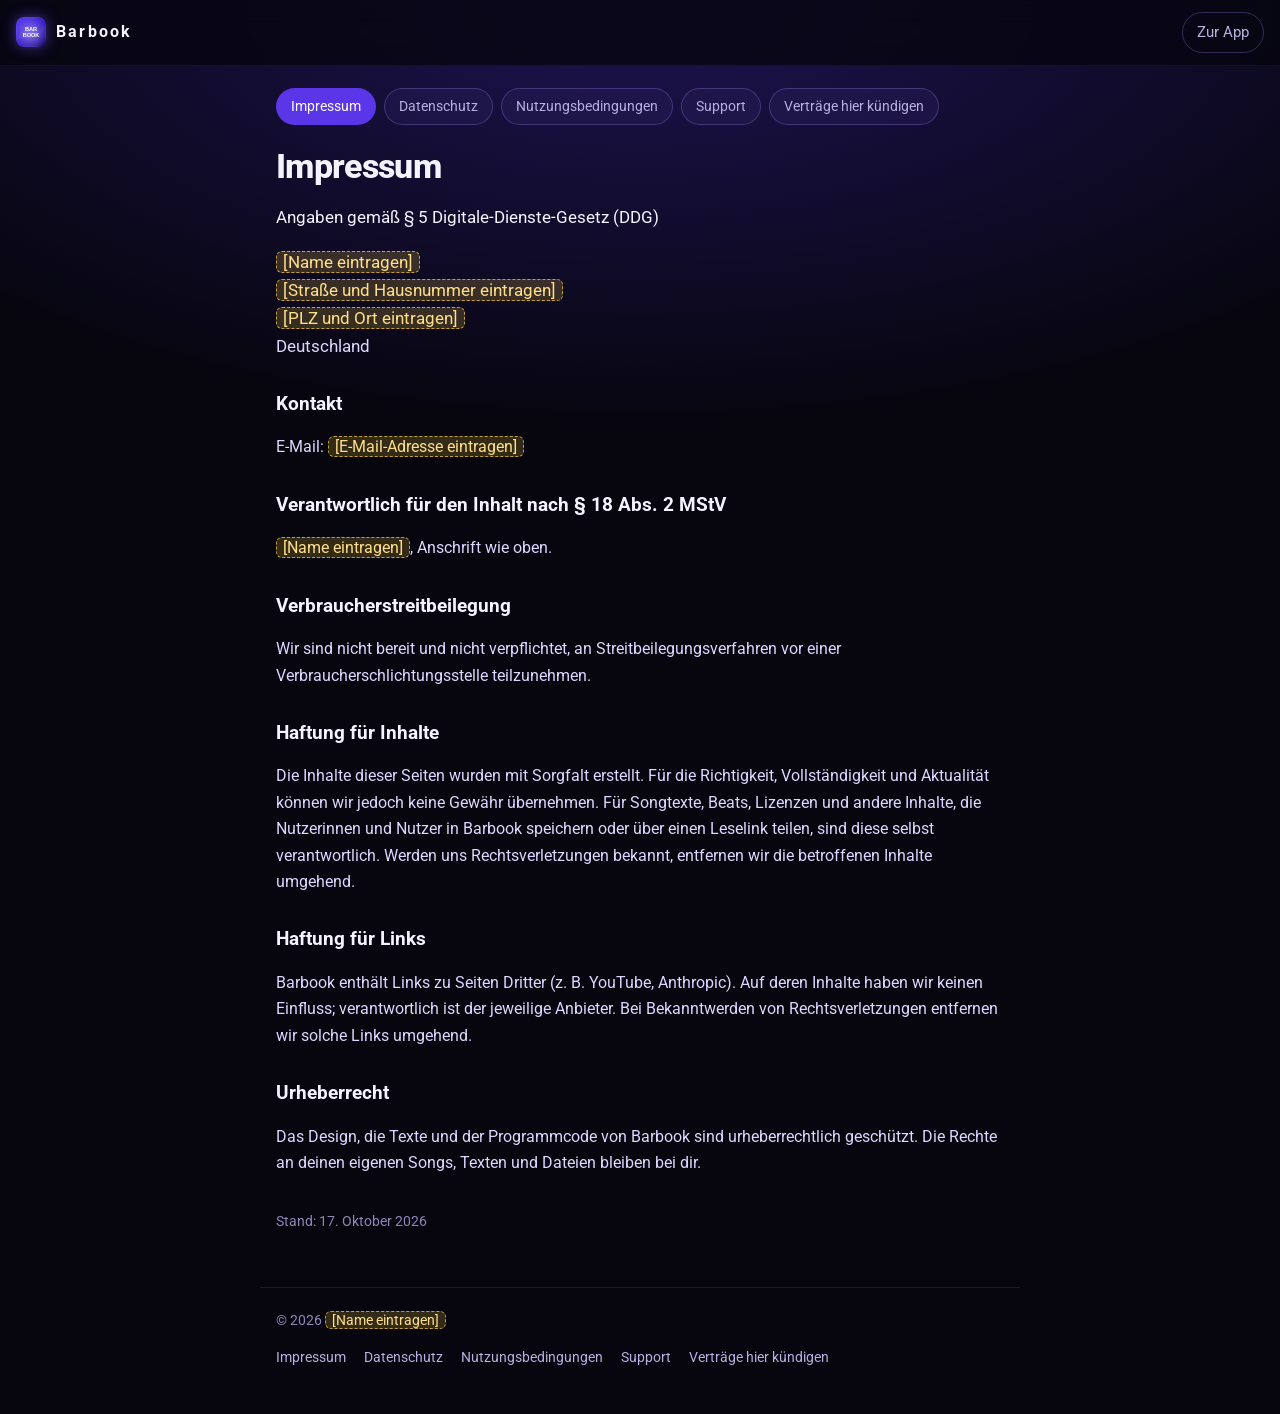
<file: impressum.html>
<!doctype html>
<html lang="de">
<head>
  <meta charset="utf-8">
  <meta name="viewport" content="width=device-width, initial-scale=1, viewport-fit=cover">
  <title>Impressum – Barbook</title>
  <meta name="theme-color" content="#07060f">
  <link rel="icon" href="assets/icon.svg" type="image/svg+xml">
  <script src="js/theme.js"></script>
  <link rel="stylesheet" href="assets/fonts/fonts.css">
  <link rel="stylesheet" href="app.css">
</head>
<body class="legal-page">
  <header class="topbar">
    <a class="brand" href="index.html"><img src="assets/icon.svg" alt="" width="30" height="30"><span>Barbook</span></a>
    <a class="legal-back" href="app.html">Zur App</a>
  </header>
  <main class="legal">
    <nav class="legal-nav" aria-label="Rechtliches">
      <a href="impressum.html" aria-current="page">Impressum</a>
      <a href="datenschutz.html">Datenschutz</a>
      <a href="nutzungsbedingungen.html">Nutzungsbedingungen</a>
      <a href="support.html">Support</a>
      <a href="kuendigen.html">Verträge hier kündigen</a>
    </nav>
    <article>
      <h1>Impressum</h1>
      <p class="legal-lead">Angaben gemäß § 5 Digitale-Dienste-Gesetz (DDG)</p>
      <p class="legal-address">
        <span data-legal="name"></span><br>
        <span data-legal="street"></span><br>
        <span data-legal="city"></span><br>
        <span data-legal="country"></span>
      </p>
      <h2>Kontakt</h2>
      <p>E-Mail: <span data-legal="email"></span><span data-optional-row><br>Telefon: <span data-legal="phone" data-optional></span></span></p>
      <h2>Verantwortlich für den Inhalt nach § 18 Abs. 2 MStV</h2>
      <p><span data-legal="name"></span>, Anschrift wie oben.</p>
      <h2>Verbraucherstreitbeilegung</h2>
      <p>Wir sind nicht bereit und nicht verpflichtet, an Streitbeilegungsverfahren vor einer Verbraucherschlichtungsstelle teilzunehmen.</p>
      <h2>Haftung für Inhalte</h2>
      <p>Die Inhalte dieser Seiten wurden mit Sorgfalt erstellt. Für die Richtigkeit, Vollständigkeit und Aktualität können wir jedoch keine Gewähr übernehmen. Für Songtexte, Beats, Lizenzen und andere Inhalte, die Nutzerinnen und Nutzer in Barbook speichern oder über einen Leselink teilen, sind diese selbst verantwortlich. Werden uns Rechtsverletzungen bekannt, entfernen wir die betroffenen Inhalte umgehend.</p>
      <h2>Haftung für Links</h2>
      <p>Barbook enthält Links zu Seiten Dritter (z. B. YouTube, Anthropic). Auf deren Inhalte haben wir keinen Einfluss; verantwortlich ist der jeweilige Anbieter. Bei Bekanntwerden von Rechtsverletzungen entfernen wir solche Links umgehend.</p>
      <h2>Urheberrecht</h2>
      <p>Das Design, die Texte und der Programmcode von Barbook sind urheberrechtlich geschützt. Die Rechte an deinen eigenen Songs, Texten und Dateien bleiben bei dir.</p>
      <p class="legal-updated">Stand: <span data-legal="updated"></span></p>
    </article>
  </main>
  <footer class="legal-foot">
    <span>© 2026 <span data-legal="name"></span></span>
    <nav>
      <a href="impressum.html" aria-current="page">Impressum</a>
      <a href="datenschutz.html">Datenschutz</a>
      <a href="nutzungsbedingungen.html">Nutzungsbedingungen</a>
      <a href="support.html">Support</a>
      <a href="kuendigen.html">Verträge hier kündigen</a>
    </nav>
  </footer>
  <script src="js/legal.js"></script>
</body>
</html>
</file>
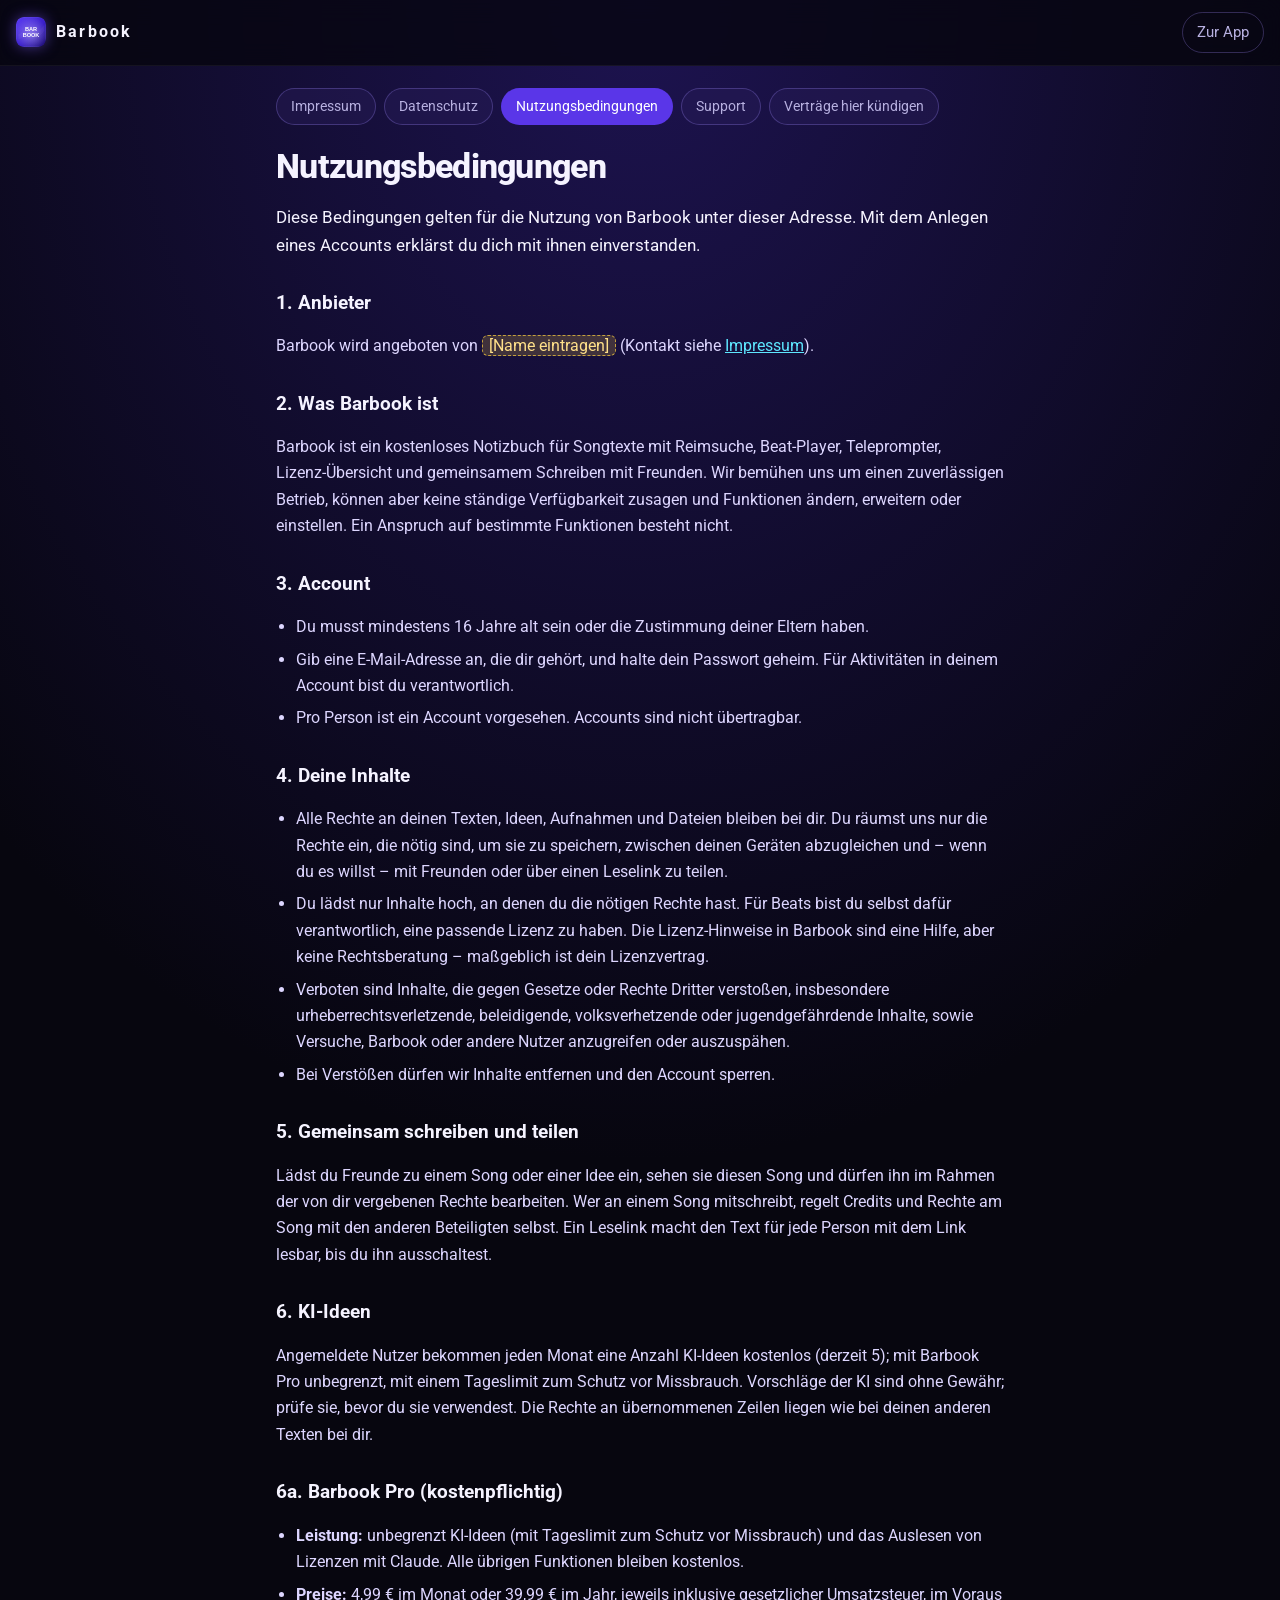
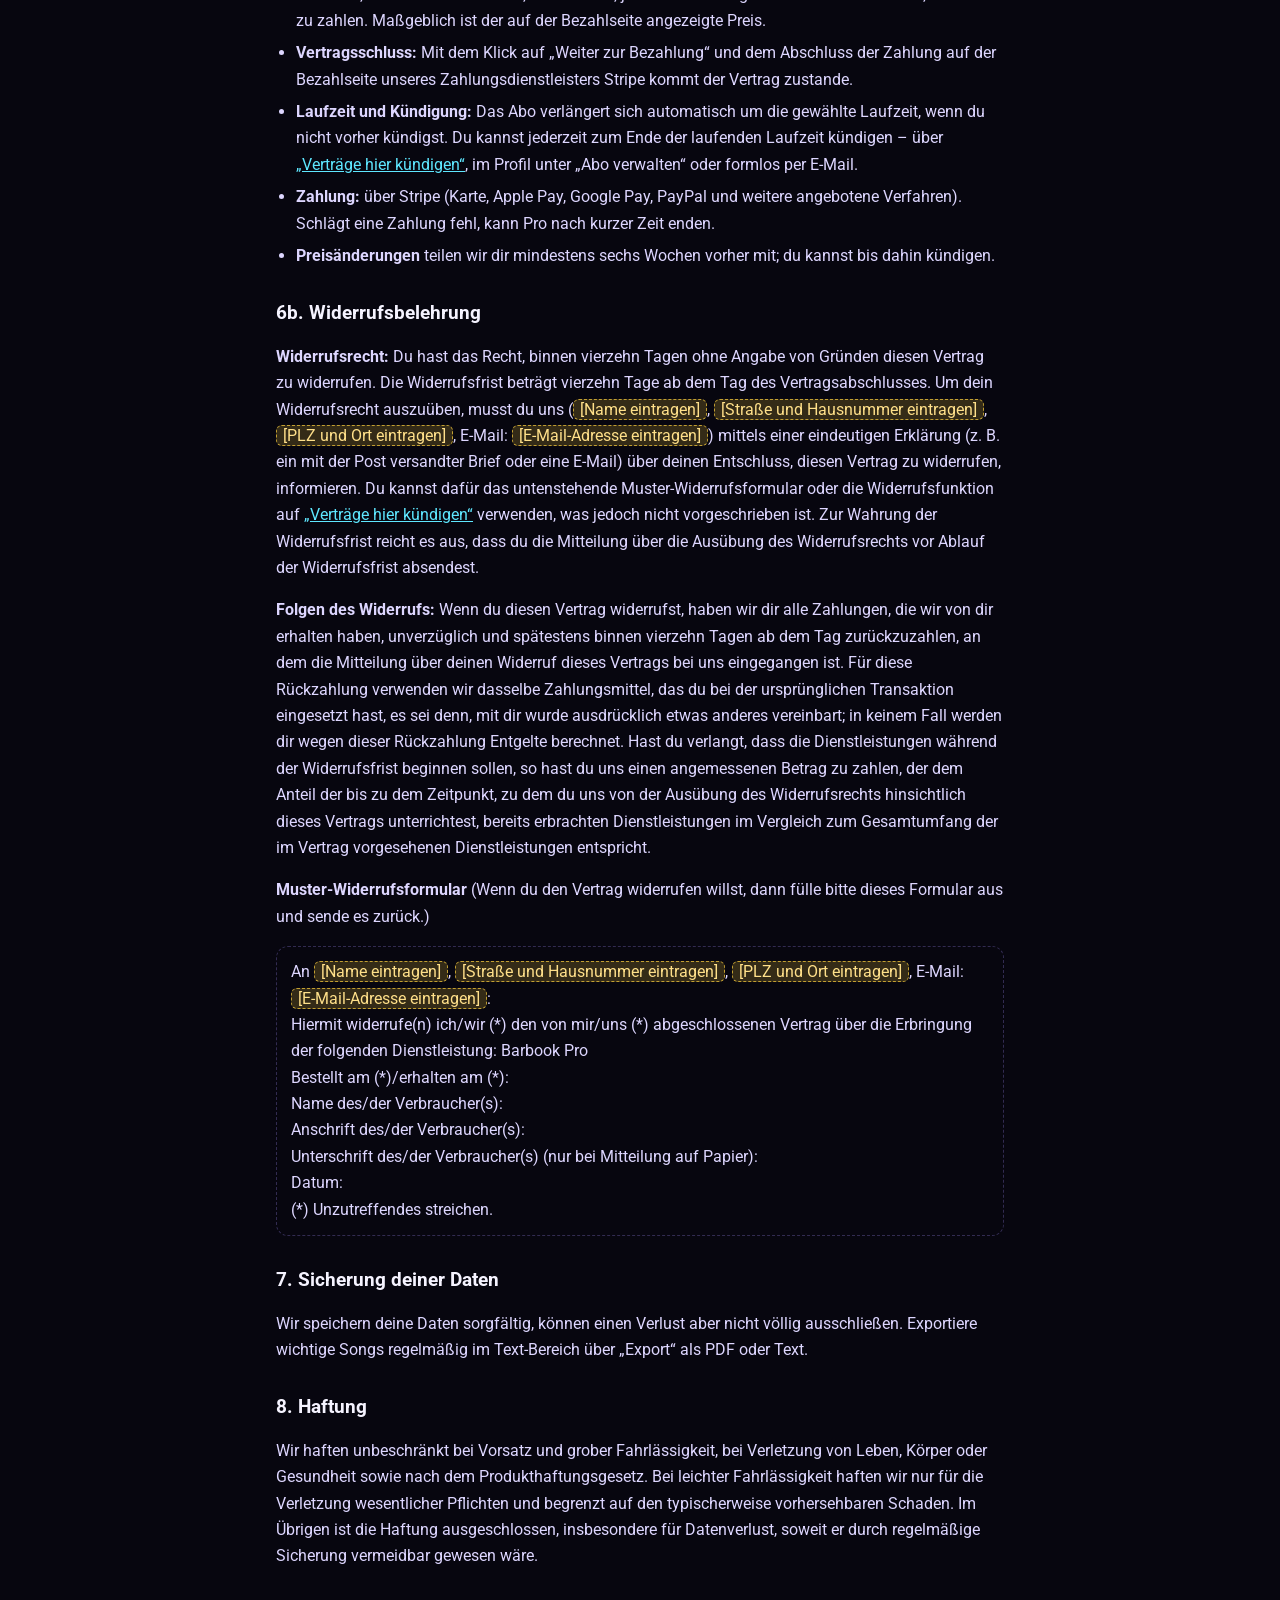
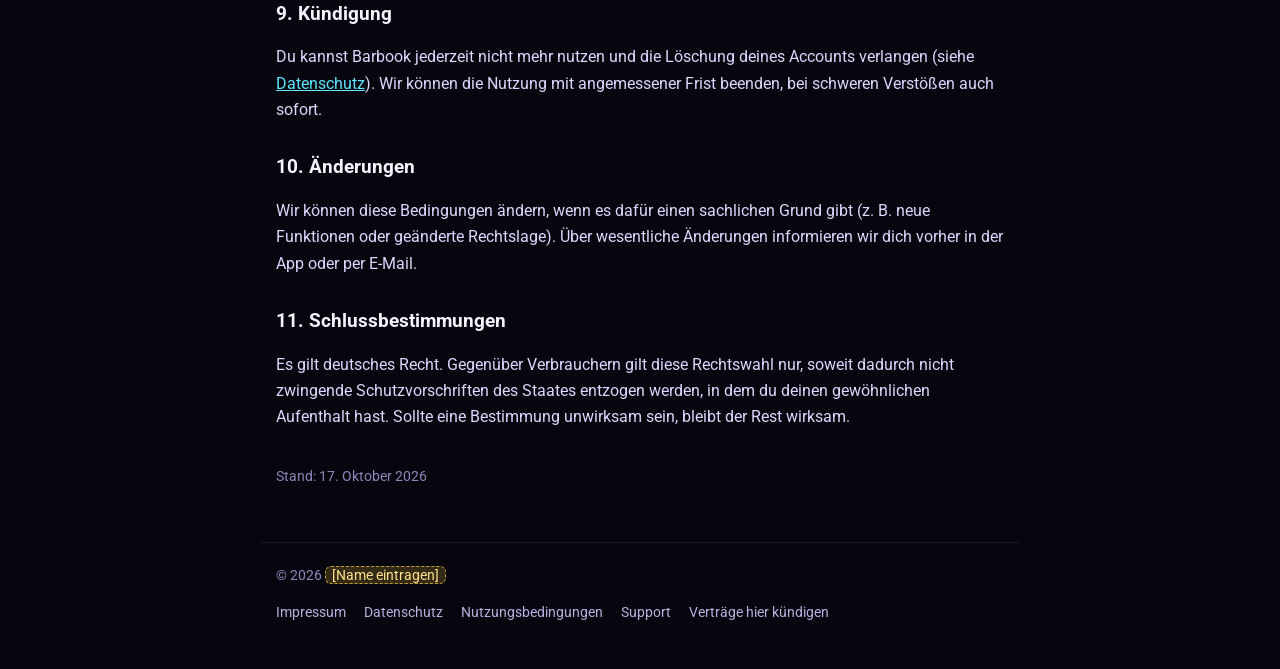
<file: nutzungsbedingungen.html>
<!doctype html>
<html lang="de">
<head>
  <meta charset="utf-8">
  <meta name="viewport" content="width=device-width, initial-scale=1, viewport-fit=cover">
  <title>Nutzungsbedingungen – Barbook</title>
  <meta name="theme-color" content="#07060f">
  <link rel="icon" href="assets/icon.svg" type="image/svg+xml">
  <script src="js/theme.js"></script>
  <link rel="stylesheet" href="assets/fonts/fonts.css">
  <link rel="stylesheet" href="app.css">
</head>
<body class="legal-page">
  <header class="topbar">
    <a class="brand" href="index.html"><img src="assets/icon.svg" alt="" width="30" height="30"><span>Barbook</span></a>
    <a class="legal-back" href="app.html">Zur App</a>
  </header>
  <main class="legal">
    <nav class="legal-nav" aria-label="Rechtliches">
      <a href="impressum.html">Impressum</a>
      <a href="datenschutz.html">Datenschutz</a>
      <a href="nutzungsbedingungen.html" aria-current="page">Nutzungsbedingungen</a>
      <a href="support.html">Support</a>
      <a href="kuendigen.html">Verträge hier kündigen</a>
    </nav>
    <article>
      <h1>Nutzungsbedingungen</h1>
      <p class="legal-lead">Diese Bedingungen gelten für die Nutzung von Barbook unter dieser Adresse. Mit dem Anlegen eines Accounts erklärst du dich mit ihnen einverstanden.</p>

      <h2>1. Anbieter</h2>
      <p>Barbook wird angeboten von <span data-legal="name"></span> (Kontakt siehe <a href="impressum.html">Impressum</a>).</p>

      <h2>2. Was Barbook ist</h2>
      <p>Barbook ist ein kostenloses Notizbuch für Songtexte mit Reimsuche, Beat-Player, Teleprompter, Lizenz-Übersicht und gemeinsamem Schreiben mit Freunden. Wir bemühen uns um einen zuverlässigen Betrieb, können aber keine ständige Verfügbarkeit zusagen und Funktionen ändern, erweitern oder einstellen. Ein Anspruch auf bestimmte Funktionen besteht nicht.</p>

      <h2>3. Account</h2>
      <ul>
        <li>Du musst mindestens 16 Jahre alt sein oder die Zustimmung deiner Eltern haben.</li>
        <li>Gib eine E-Mail-Adresse an, die dir gehört, und halte dein Passwort geheim. Für Aktivitäten in deinem Account bist du verantwortlich.</li>
        <li>Pro Person ist ein Account vorgesehen. Accounts sind nicht übertragbar.</li>
      </ul>

      <h2>4. Deine Inhalte</h2>
      <ul>
        <li>Alle Rechte an deinen Texten, Ideen, Aufnahmen und Dateien bleiben bei dir. Du räumst uns nur die Rechte ein, die nötig sind, um sie zu speichern, zwischen deinen Geräten abzugleichen und – wenn du es willst – mit Freunden oder über einen Leselink zu teilen.</li>
        <li>Du lädst nur Inhalte hoch, an denen du die nötigen Rechte hast. Für Beats bist du selbst dafür verantwortlich, eine passende Lizenz zu haben. Die Lizenz-Hinweise in Barbook sind eine Hilfe, aber keine Rechtsberatung – maßgeblich ist dein Lizenzvertrag.</li>
        <li>Verboten sind Inhalte, die gegen Gesetze oder Rechte Dritter verstoßen, insbesondere urheberrechtsverletzende, beleidigende, volksverhetzende oder jugendgefährdende Inhalte, sowie Versuche, Barbook oder andere Nutzer anzugreifen oder auszuspähen.</li>
        <li>Bei Verstößen dürfen wir Inhalte entfernen und den Account sperren.</li>
      </ul>

      <h2>5. Gemeinsam schreiben und teilen</h2>
      <p>Lädst du Freunde zu einem Song oder einer Idee ein, sehen sie diesen Song und dürfen ihn im Rahmen der von dir vergebenen Rechte bearbeiten. Wer an einem Song mitschreibt, regelt Credits und Rechte am Song mit den anderen Beteiligten selbst. Ein Leselink macht den Text für jede Person mit dem Link lesbar, bis du ihn ausschaltest.</p>

      <h2>6. KI-Ideen</h2>
      <p>Angemeldete Nutzer bekommen jeden Monat eine Anzahl KI-Ideen kostenlos (derzeit 5); mit Barbook Pro unbegrenzt, mit einem Tageslimit zum Schutz vor Missbrauch. Vorschläge der KI sind ohne Gewähr; prüfe sie, bevor du sie verwendest. Die Rechte an übernommenen Zeilen liegen wie bei deinen anderen Texten bei dir.</p>

      <h2 id="pro">6a. Barbook Pro (kostenpflichtig)</h2>
      <ul>
        <li><strong>Leistung:</strong> unbegrenzt KI-Ideen (mit Tageslimit zum Schutz vor Missbrauch) und das Auslesen von Lizenzen mit Claude. Alle übrigen Funktionen bleiben kostenlos.</li>
        <li><strong>Preise:</strong> 4,99 € im Monat oder 39,99 € im Jahr, jeweils inklusive gesetzlicher Umsatzsteuer, im Voraus zu zahlen. Maßgeblich ist der auf der Bezahlseite angezeigte Preis.</li>
        <li><strong>Vertragsschluss:</strong> Mit dem Klick auf „Weiter zur Bezahlung“ und dem Abschluss der Zahlung auf der Bezahlseite unseres Zahlungsdienstleisters Stripe kommt der Vertrag zustande.</li>
        <li><strong>Laufzeit und Kündigung:</strong> Das Abo verlängert sich automatisch um die gewählte Laufzeit, wenn du nicht vorher kündigst. Du kannst jederzeit zum Ende der laufenden Laufzeit kündigen – über <a href="kuendigen.html">„Verträge hier kündigen“</a>, im Profil unter „Abo verwalten“ oder formlos per E-Mail.</li>
        <li><strong>Zahlung:</strong> über Stripe (Karte, Apple Pay, Google Pay, PayPal und weitere angebotene Verfahren). Schlägt eine Zahlung fehl, kann Pro nach kurzer Zeit enden.</li>
        <li><strong>Preisänderungen</strong> teilen wir dir mindestens sechs Wochen vorher mit; du kannst bis dahin kündigen.</li>
      </ul>

      <h2 id="widerruf">6b. Widerrufsbelehrung</h2>
      <p><strong>Widerrufsrecht:</strong> Du hast das Recht, binnen vierzehn Tagen ohne Angabe von Gründen diesen Vertrag zu widerrufen. Die Widerrufsfrist beträgt vierzehn Tage ab dem Tag des Vertragsabschlusses. Um dein Widerrufsrecht auszuüben, musst du uns (<span data-legal="name"></span>, <span data-legal="street"></span>, <span data-legal="city"></span>, E-Mail: <span data-legal="email"></span>) mittels einer eindeutigen Erklärung (z. B. ein mit der Post versandter Brief oder eine E-Mail) über deinen Entschluss, diesen Vertrag zu widerrufen, informieren. Du kannst dafür das untenstehende Muster-Widerrufsformular oder die Widerrufsfunktion auf <a href="kuendigen.html">„Verträge hier kündigen“</a> verwenden, was jedoch nicht vorgeschrieben ist. Zur Wahrung der Widerrufsfrist reicht es aus, dass du die Mitteilung über die Ausübung des Widerrufsrechts vor Ablauf der Widerrufsfrist absendest.</p>
      <p><strong>Folgen des Widerrufs:</strong> Wenn du diesen Vertrag widerrufst, haben wir dir alle Zahlungen, die wir von dir erhalten haben, unverzüglich und spätestens binnen vierzehn Tagen ab dem Tag zurückzuzahlen, an dem die Mitteilung über deinen Widerruf dieses Vertrags bei uns eingegangen ist. Für diese Rückzahlung verwenden wir dasselbe Zahlungsmittel, das du bei der ursprünglichen Transaktion eingesetzt hast, es sei denn, mit dir wurde ausdrücklich etwas anderes vereinbart; in keinem Fall werden dir wegen dieser Rückzahlung Entgelte berechnet. Hast du verlangt, dass die Dienstleistungen während der Widerrufsfrist beginnen sollen, so hast du uns einen angemessenen Betrag zu zahlen, der dem Anteil der bis zu dem Zeitpunkt, zu dem du uns von der Ausübung des Widerrufsrechts hinsichtlich dieses Vertrags unterrichtest, bereits erbrachten Dienstleistungen im Vergleich zum Gesamtumfang der im Vertrag vorgesehenen Dienstleistungen entspricht.</p>
      <p><strong>Muster-Widerrufsformular</strong> (Wenn du den Vertrag widerrufen willst, dann fülle bitte dieses Formular aus und sende es zurück.)</p>
      <p class="legal-form">An <span data-legal="name"></span>, <span data-legal="street"></span>, <span data-legal="city"></span>, E-Mail: <span data-legal="email"></span>:<br>
      Hiermit widerrufe(n) ich/wir (*) den von mir/uns (*) abgeschlossenen Vertrag über die Erbringung der folgenden Dienstleistung: Barbook Pro<br>
      Bestellt am (*)/erhalten am (*):<br>
      Name des/der Verbraucher(s):<br>
      Anschrift des/der Verbraucher(s):<br>
      Unterschrift des/der Verbraucher(s) (nur bei Mitteilung auf Papier):<br>
      Datum:<br>
      (*) Unzutreffendes streichen.</p>

      <h2>7. Sicherung deiner Daten</h2>
      <p>Wir speichern deine Daten sorgfältig, können einen Verlust aber nicht völlig ausschließen. Exportiere wichtige Songs regelmäßig im Text-Bereich über „Export“ als PDF oder Text.</p>

      <h2>8. Haftung</h2>
      <p>Wir haften unbeschränkt bei Vorsatz und grober Fahrlässigkeit, bei Verletzung von Leben, Körper oder Gesundheit sowie nach dem Produkthaftungsgesetz. Bei leichter Fahrlässigkeit haften wir nur für die Verletzung wesentlicher Pflichten und begrenzt auf den typischerweise vorhersehbaren Schaden. Im Übrigen ist die Haftung ausgeschlossen, insbesondere für Datenverlust, soweit er durch regelmäßige Sicherung vermeidbar gewesen wäre.</p>

      <h2>9. Kündigung</h2>
      <p>Du kannst Barbook jederzeit nicht mehr nutzen und die Löschung deines Accounts verlangen (siehe <a href="datenschutz.html#account-loeschen">Datenschutz</a>). Wir können die Nutzung mit angemessener Frist beenden, bei schweren Verstößen auch sofort.</p>

      <h2>10. Änderungen</h2>
      <p>Wir können diese Bedingungen ändern, wenn es dafür einen sachlichen Grund gibt (z. B. neue Funktionen oder geänderte Rechtslage). Über wesentliche Änderungen informieren wir dich vorher in der App oder per E-Mail.</p>

      <h2>11. Schlussbestimmungen</h2>
      <p>Es gilt deutsches Recht. Gegenüber Verbrauchern gilt diese Rechtswahl nur, soweit dadurch nicht zwingende Schutzvorschriften des Staates entzogen werden, in dem du deinen gewöhnlichen Aufenthalt hast. Sollte eine Bestimmung unwirksam sein, bleibt der Rest wirksam.</p>

      <p class="legal-updated">Stand: <span data-legal="updated"></span></p>
    </article>
  </main>
  <footer class="legal-foot">
    <span>© 2026 <span data-legal="name"></span></span>
    <nav>
      <a href="impressum.html">Impressum</a>
      <a href="datenschutz.html">Datenschutz</a>
      <a href="nutzungsbedingungen.html" aria-current="page">Nutzungsbedingungen</a>
      <a href="support.html">Support</a>
      <a href="kuendigen.html">Verträge hier kündigen</a>
    </nav>
  </footer>
  <script src="js/legal.js"></script>
</body>
</html>
</file>
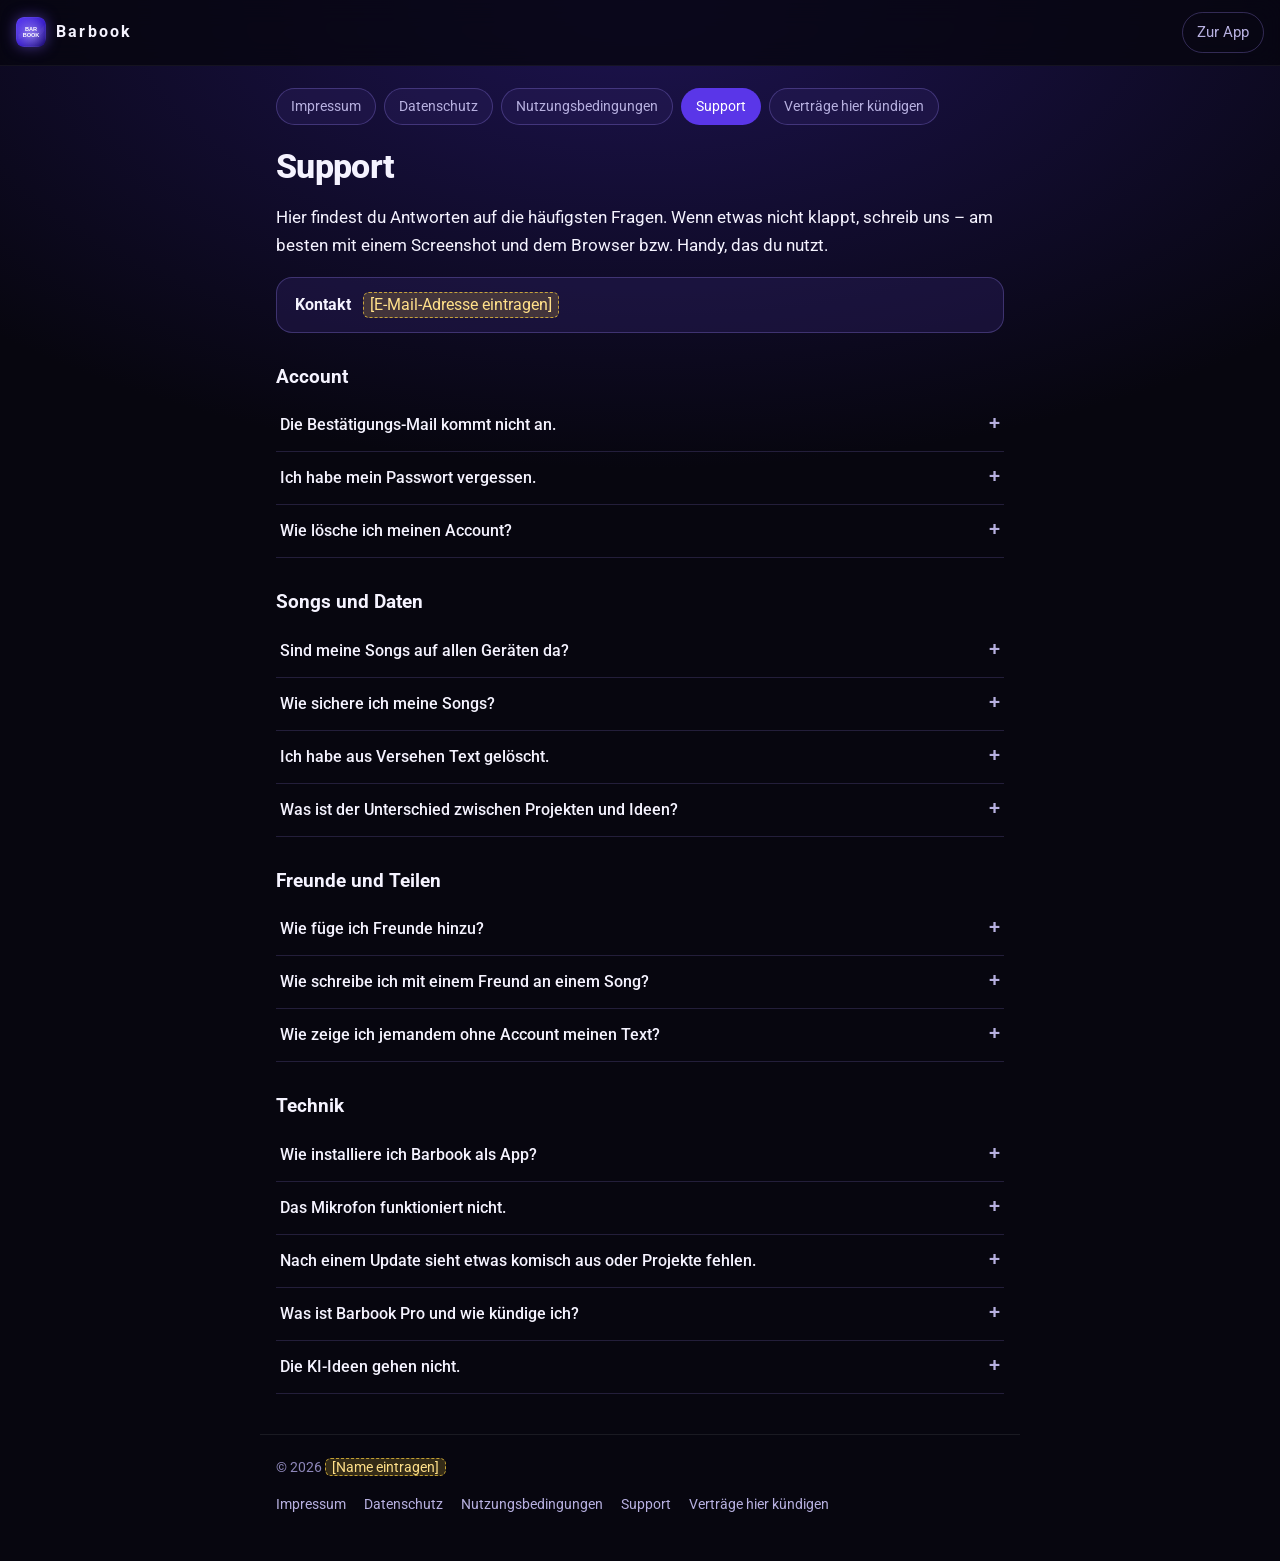
<file: support.html>
<!doctype html>
<html lang="de">
<head>
  <meta charset="utf-8">
  <meta name="viewport" content="width=device-width, initial-scale=1, viewport-fit=cover">
  <title>Support – Barbook</title>
  <meta name="theme-color" content="#07060f">
  <link rel="icon" href="assets/icon.svg" type="image/svg+xml">
  <script src="js/theme.js"></script>
  <link rel="stylesheet" href="assets/fonts/fonts.css">
  <link rel="stylesheet" href="app.css">
</head>
<body class="legal-page">
  <header class="topbar">
    <a class="brand" href="index.html"><img src="assets/icon.svg" alt="" width="30" height="30"><span>Barbook</span></a>
    <a class="legal-back" href="app.html">Zur App</a>
  </header>
  <main class="legal">
    <nav class="legal-nav" aria-label="Rechtliches">
      <a href="impressum.html">Impressum</a>
      <a href="datenschutz.html">Datenschutz</a>
      <a href="nutzungsbedingungen.html">Nutzungsbedingungen</a>
      <a href="support.html" aria-current="page">Support</a>
      <a href="kuendigen.html">Verträge hier kündigen</a>
    </nav>
    <article>
      <h1>Support</h1>
      <p class="legal-lead">Hier findest du Antworten auf die häufigsten Fragen. Wenn etwas nicht klappt, schreib uns – am besten mit einem Screenshot und dem Browser bzw. Handy, das du nutzt.</p>
      <div class="support-contact">
        <strong>Kontakt</strong>
        <span data-legal="email"></span>
      </div>

      <h2>Account</h2>
      <details class="faq">
        <summary>Die Bestätigungs-Mail kommt nicht an.</summary>
        <p>Schau im Spam-Ordner nach und warte ein paar Minuten. Kommt nichts, registriere dich nicht neu, sondern schreib uns – wir prüfen den Mail-Versand.</p>
      </details>
      <details class="faq">
        <summary>Ich habe mein Passwort vergessen.</summary>
        <p>Tippe auf der Anmeldeseite auf „Passwort vergessen?“. Du bekommst eine Mail mit einem Link, über den du ein neues Passwort setzt.</p>
      </details>
      <details class="faq">
        <summary>Wie lösche ich meinen Account?</summary>
        <p>In der App oben rechts auf dein Profilbild → „Account löschen“ und mit deinem Passwort bestätigen. Das löscht alles endgültig – exportiere vorher die Songs, die du behalten willst (im Text-Bereich über „Export“). Mehr dazu in der <a href="datenschutz.html">Datenschutzerklärung</a>.</p>
      </details>

      <h2>Songs und Daten</h2>
      <details class="faq">
        <summary>Sind meine Songs auf allen Geräten da?</summary>
        <p>Ja, wenn du angemeldet bist. Jede Änderung wird zuerst auf dem Gerät gespeichert und dann hochgeladen. Offline geht alles weiter; hochgeladen wird, sobald du wieder online bist. Beats und Dateien lädt ein neues Gerät beim ersten Öffnen herunter.</p>
      </details>
      <details class="faq">
        <summary>Wie sichere ich meine Songs?</summary>
        <p>Mit Account liegen deine Songs in der Cloud und auf deinem Gerät. Zusätzlich kannst du jeden Song im Text-Bereich über „Export“ als PDF oder als Text sichern.</p>
      </details>
      <details class="faq">
        <summary>Ich habe aus Versehen Text gelöscht.</summary>
        <p>Im Text-Bereich unter „Verlauf“ findest du ältere Stände deines Songs und kannst sie wiederherstellen. Gelöschte Projekte liegen 28 Tage im Papierkorb unten auf der Startseite.</p>
      </details>
      <details class="faq">
        <summary>Was ist der Unterschied zwischen Projekten und Ideen?</summary>
        <p>Ein Projekt ist ein richtiger Song mit BPM, Tonart und Genre. Eine Idee legst du ohne diese Angaben sofort an. Wird ein Song daraus, machst du sie über die gelbe Leiste zum Projekt. Unter „Ideen“ liegen außerdem deine Bars.</p>
      </details>

      <h2>Freunde und Teilen</h2>
      <details class="faq">
        <summary>Wie füge ich Freunde hinzu?</summary>
        <p>Auf der Startseite oben auf das Personen-Symbol. Dort steht deine ID (z. B. #K7M2QX). Gib die ID deines Freundes ein und schick eine Anfrage – sie oder er muss sie annehmen.</p>
      </details>
      <details class="faq">
        <summary>Wie schreibe ich mit einem Freund an einem Song?</summary>
        <p>Im Song oben auf das Zahnrad → „Feature“ anschalten → „+ Freund einladen“. Lege fest, was der Freund ändern darf, und speichere. Nach dem Annehmen der Einladung erscheint der Song bei ihm.</p>
      </details>
      <details class="faq">
        <summary>Wie zeige ich jemandem ohne Account meinen Text?</summary>
        <p>Im Song aufs Zahnrad → „Leselink“ anschalten. Der Link wird kopiert und zeigt immer den aktuellen Text. Ausschalten macht ihn ungültig.</p>
      </details>

      <h2>Technik</h2>
      <details class="faq">
        <summary>Wie installiere ich Barbook als App?</summary>
        <p><strong>iPhone:</strong> In Safari auf „Teilen“ → „Zum Home-Bildschirm“. <strong>Android:</strong> In Chrome im Menü (⋮) auf „App installieren“ bzw. „Zum Startbildschirm hinzufügen“. <strong>PC:</strong> In Chrome oder Edge rechts in der Adressleiste auf das Installieren-Symbol.</p>
      </details>
      <details class="faq">
        <summary>Das Mikrofon funktioniert nicht.</summary>
        <p>Die Spracheingabe geht in Chrome, Edge und Safari, nicht in Firefox, und braucht Internet. Erlaube der Seite den Zugriff aufs Mikrofon (Schloss-Symbol neben der Adresse). Auf dem iPhone muss unter Einstellungen → Allgemein → Tastatur „Diktierfunktion“ an sein.</p>
      </details>
      <details class="faq">
        <summary>Nach einem Update sieht etwas komisch aus oder Projekte fehlen.</summary>
        <p>Lade die Seite einmal neu (am PC: Strg + Umschalt + R). Als installierte App: ganz schließen und neu öffnen. Deine Daten sind dabei sicher.</p>
      </details>
      <details class="faq">
        <summary>Was ist Barbook Pro und wie kündige ich?</summary>
        <p>Jeden Monat sind 5 KI-Ideen kostenlos. Barbook Pro (4,99 € im Monat oder 39,99 € im Jahr) bringt unbegrenzt KI-Ideen und das Auslesen von Lizenzen mit Claude. Upgrade und „Abo verwalten“ findest du im Profil. Kündigen geht jederzeit zum Ende der Laufzeit über <a href="kuendigen.html">Verträge hier kündigen</a>.</p>
      </details>
      <details class="faq">
        <summary>Die KI-Ideen gehen nicht.</summary>
        <p>KI-Ideen gehen nur, wenn du angemeldet und online bist. Pro Account gibt es ein Tageslimit; ist es erreicht, geht es am nächsten Tag weiter.</p>
      </details>
    </article>
  </main>
  <footer class="legal-foot">
    <span>© 2026 <span data-legal="name"></span></span>
    <nav>
      <a href="impressum.html">Impressum</a>
      <a href="datenschutz.html">Datenschutz</a>
      <a href="nutzungsbedingungen.html">Nutzungsbedingungen</a>
      <a href="support.html" aria-current="page">Support</a>
      <a href="kuendigen.html">Verträge hier kündigen</a>
    </nav>
  </footer>
  <script src="js/legal.js"></script>
</body>
</html>
</file>
<file: assets/fonts/fonts.css>
/* Roboto, Roboto Mono (Apache 2.0) and Michroma (OFL), served from this site instead of Google Fonts */
/* latin-ext */
@font-face {
  font-family: 'Michroma';
  font-style: normal;
  font-weight: 400;
  font-display: swap;
  src: url(michroma-d62462a8.woff2) format('woff2');
  unicode-range: U+0100-02BA, U+02BD-02C5, U+02C7-02CC, U+02CE-02D7, U+02DD-02FF, U+0304, U+0308, U+0329, U+1D00-1DBF, U+1E00-1E9F, U+1EF2-1EFF, U+2020, U+20A0-20AB, U+20AD-20C4, U+2113, U+2C60-2C7F, U+A720-A7FF;
}
/* latin */
@font-face {
  font-family: 'Michroma';
  font-style: normal;
  font-weight: 400;
  font-display: swap;
  src: url(michroma-bf05d944.woff2) format('woff2');
  unicode-range: U+0000-00FF, U+0131, U+0152-0153, U+02BB-02BC, U+02C6, U+02DA, U+02DC, U+0304, U+0308, U+0329, U+2000-206F, U+20AC, U+2122, U+2191, U+2193, U+2212, U+2215, U+FEFF, U+FFFD;
}
/* cyrillic-ext */
@font-face {
  font-family: 'Roboto';
  font-style: normal;
  font-weight: 400;
  font-stretch: 100%;
  font-display: swap;
  src: url(roboto-312d19f4.woff2) format('woff2');
  unicode-range: U+0460-052F, U+1C80-1C8A, U+20B4, U+2DE0-2DFF, U+A640-A69F, U+FE2E-FE2F;
}
/* cyrillic */
@font-face {
  font-family: 'Roboto';
  font-style: normal;
  font-weight: 400;
  font-stretch: 100%;
  font-display: swap;
  src: url(roboto-6d4c1d74.woff2) format('woff2');
  unicode-range: U+0301, U+0400-045F, U+0490-0491, U+04B0-04B1, U+2116;
}
/* greek-ext */
@font-face {
  font-family: 'Roboto';
  font-style: normal;
  font-weight: 400;
  font-stretch: 100%;
  font-display: swap;
  src: url(roboto-8c9a50ab.woff2) format('woff2');
  unicode-range: U+1F00-1FFF;
}
/* greek */
@font-face {
  font-family: 'Roboto';
  font-style: normal;
  font-weight: 400;
  font-stretch: 100%;
  font-display: swap;
  src: url(roboto-3df17f0b.woff2) format('woff2');
  unicode-range: U+0370-0377, U+037A-037F, U+0384-038A, U+038C, U+038E-03A1, U+03A3-03FF;
}
/* math */
@font-face {
  font-family: 'Roboto';
  font-style: normal;
  font-weight: 400;
  font-stretch: 100%;
  font-display: swap;
  src: url(roboto-91fad9c8.woff2) format('woff2');
  unicode-range: U+0302-0303, U+0305, U+0307-0308, U+0310, U+0312, U+0315, U+031A, U+0326-0327, U+032C, U+032F-0330, U+0332-0333, U+0338, U+033A, U+0346, U+034D, U+0391-03A1, U+03A3-03A9, U+03B1-03C9, U+03D1, U+03D5-03D6, U+03F0-03F1, U+03F4-03F5, U+2016-2017, U+2034-2038, U+203C, U+2040, U+2043, U+2047, U+2050, U+2057, U+205F, U+2070-2071, U+2074-209F, U+20D0-20DC, U+20E1, U+20E5-20EF, U+2100-2112, U+2114-2115, U+2117-2121, U+2123-214F, U+2190, U+2192, U+2194-21AE, U+21B0-21E5, U+21F1-21F2, U+21F4-2211, U+2213-2214, U+2216-22FF, U+2308-230B, U+2310, U+2319, U+231C-2321, U+2336-237A, U+237C, U+2395, U+239B-23B7, U+23D0, U+23DC-23E1, U+2474-2475, U+25AF, U+25B3, U+25B7, U+25BD, U+25C1, U+25CA, U+25CC, U+25FB, U+266D-266F, U+27C0-27FF, U+2900-2AFF, U+2B0E-2B11, U+2B30-2B4C, U+2BFE, U+3030, U+FF5B, U+FF5D, U+1D400-1D7FF, U+1EE00-1EEFF;
}
/* symbols */
@font-face {
  font-family: 'Roboto';
  font-style: normal;
  font-weight: 400;
  font-stretch: 100%;
  font-display: swap;
  src: url(roboto-12c74669.woff2) format('woff2');
  unicode-range: U+0001-000C, U+000E-001F, U+007F-009F, U+20DD-20E0, U+20E2-20E4, U+2150-218F, U+2190, U+2192, U+2194-2199, U+21AF, U+21E6-21F0, U+21F3, U+2218-2219, U+2299, U+22C4-22C6, U+2300-243F, U+2440-244A, U+2460-24FF, U+25A0-27BF, U+2800-28FF, U+2921-2922, U+2981, U+29BF, U+29EB, U+2B00-2BFF, U+4DC0-4DFF, U+FFF9-FFFB, U+10140-1018E, U+10190-1019C, U+101A0, U+101D0-101FD, U+102E0-102FB, U+10E60-10E7E, U+1D2C0-1D2D3, U+1D2E0-1D37F, U+1F000-1F0FF, U+1F100-1F1AE, U+1F1E6-1F1FF, U+1F30D-1F30F, U+1F315, U+1F31C, U+1F31E, U+1F320-1F32C, U+1F336, U+1F378, U+1F37D, U+1F382, U+1F393-1F39F, U+1F3A7-1F3A8, U+1F3AC-1F3AF, U+1F3C2, U+1F3C4-1F3C6, U+1F3CA-1F3CE, U+1F3D4-1F3E0, U+1F3ED, U+1F3F1-1F3F3, U+1F3F5-1F3F7, U+1F408, U+1F415, U+1F41F, U+1F426, U+1F43F, U+1F441-1F442, U+1F444, U+1F446-1F449, U+1F44C-1F44E, U+1F453, U+1F46A, U+1F47D, U+1F4A3, U+1F4B0, U+1F4B3, U+1F4B9, U+1F4BB, U+1F4BF, U+1F4C8-1F4CB, U+1F4D6, U+1F4DA, U+1F4DF, U+1F4E3-1F4E6, U+1F4EA-1F4ED, U+1F4F7, U+1F4F9-1F4FB, U+1F4FD-1F4FE, U+1F503, U+1F507-1F50B, U+1F50D, U+1F512-1F513, U+1F53E-1F54A, U+1F54F-1F5FA, U+1F610, U+1F650-1F67F, U+1F687, U+1F68D, U+1F691, U+1F694, U+1F698, U+1F6AD, U+1F6B2, U+1F6B9-1F6BA, U+1F6BC, U+1F6C6-1F6CF, U+1F6D3-1F6D7, U+1F6E0-1F6EA, U+1F6F0-1F6F3, U+1F6F7-1F6FC, U+1F700-1F80B, U+1F810-1F847, U+1F850-1F859, U+1F860-1F887, U+1F890-1F8AD, U+1F8B0-1F8BB, U+1F8C0-1F8C1, U+1F8D0-1F8D8, U+1F900-1F90B, U+1F93B, U+1F946, U+1F984, U+1F996, U+1F9E9, U+1FA00-1FA6F, U+1FA70-1FA7C, U+1FA80-1FAC6, U+1FAC8, U+1FACC-1FADD, U+1FADF-1FAEB, U+1FAEF-1FAFA, U+1FB00-1FBFF;
}
/* vietnamese */
@font-face {
  font-family: 'Roboto';
  font-style: normal;
  font-weight: 400;
  font-stretch: 100%;
  font-display: swap;
  src: url(roboto-da921208.woff2) format('woff2');
  unicode-range: U+0102-0103, U+0110-0111, U+0128-0129, U+0168-0169, U+01A0-01A1, U+01AF-01B0, U+0300-0301, U+0303-0304, U+0308-0309, U+0323, U+0329, U+1EA0-1EF9, U+20AB;
}
/* latin-ext */
@font-face {
  font-family: 'Roboto';
  font-style: normal;
  font-weight: 400;
  font-stretch: 100%;
  font-display: swap;
  src: url(roboto-0fb06be4.woff2) format('woff2');
  unicode-range: U+0100-02BA, U+02BD-02C5, U+02C7-02CC, U+02CE-02D7, U+02DD-02FF, U+0304, U+0308, U+0329, U+1D00-1DBF, U+1E00-1E9F, U+1EF2-1EFF, U+2020, U+20A0-20AB, U+20AD-20C4, U+2113, U+2C60-2C7F, U+A720-A7FF;
}
/* latin */
@font-face {
  font-family: 'Roboto';
  font-style: normal;
  font-weight: 400;
  font-stretch: 100%;
  font-display: swap;
  src: url(roboto-cb43c055.woff2) format('woff2');
  unicode-range: U+0000-00FF, U+0131, U+0152-0153, U+02BB-02BC, U+02C6, U+02DA, U+02DC, U+0304, U+0308, U+0329, U+2000-206F, U+20AC, U+2122, U+2191, U+2193, U+2212, U+2215, U+FEFF, U+FFFD;
}
/* cyrillic-ext */
@font-face {
  font-family: 'Roboto';
  font-style: normal;
  font-weight: 500;
  font-stretch: 100%;
  font-display: swap;
  src: url(roboto-312d19f4.woff2) format('woff2');
  unicode-range: U+0460-052F, U+1C80-1C8A, U+20B4, U+2DE0-2DFF, U+A640-A69F, U+FE2E-FE2F;
}
/* cyrillic */
@font-face {
  font-family: 'Roboto';
  font-style: normal;
  font-weight: 500;
  font-stretch: 100%;
  font-display: swap;
  src: url(roboto-6d4c1d74.woff2) format('woff2');
  unicode-range: U+0301, U+0400-045F, U+0490-0491, U+04B0-04B1, U+2116;
}
/* greek-ext */
@font-face {
  font-family: 'Roboto';
  font-style: normal;
  font-weight: 500;
  font-stretch: 100%;
  font-display: swap;
  src: url(roboto-8c9a50ab.woff2) format('woff2');
  unicode-range: U+1F00-1FFF;
}
/* greek */
@font-face {
  font-family: 'Roboto';
  font-style: normal;
  font-weight: 500;
  font-stretch: 100%;
  font-display: swap;
  src: url(roboto-3df17f0b.woff2) format('woff2');
  unicode-range: U+0370-0377, U+037A-037F, U+0384-038A, U+038C, U+038E-03A1, U+03A3-03FF;
}
/* math */
@font-face {
  font-family: 'Roboto';
  font-style: normal;
  font-weight: 500;
  font-stretch: 100%;
  font-display: swap;
  src: url(roboto-91fad9c8.woff2) format('woff2');
  unicode-range: U+0302-0303, U+0305, U+0307-0308, U+0310, U+0312, U+0315, U+031A, U+0326-0327, U+032C, U+032F-0330, U+0332-0333, U+0338, U+033A, U+0346, U+034D, U+0391-03A1, U+03A3-03A9, U+03B1-03C9, U+03D1, U+03D5-03D6, U+03F0-03F1, U+03F4-03F5, U+2016-2017, U+2034-2038, U+203C, U+2040, U+2043, U+2047, U+2050, U+2057, U+205F, U+2070-2071, U+2074-209F, U+20D0-20DC, U+20E1, U+20E5-20EF, U+2100-2112, U+2114-2115, U+2117-2121, U+2123-214F, U+2190, U+2192, U+2194-21AE, U+21B0-21E5, U+21F1-21F2, U+21F4-2211, U+2213-2214, U+2216-22FF, U+2308-230B, U+2310, U+2319, U+231C-2321, U+2336-237A, U+237C, U+2395, U+239B-23B7, U+23D0, U+23DC-23E1, U+2474-2475, U+25AF, U+25B3, U+25B7, U+25BD, U+25C1, U+25CA, U+25CC, U+25FB, U+266D-266F, U+27C0-27FF, U+2900-2AFF, U+2B0E-2B11, U+2B30-2B4C, U+2BFE, U+3030, U+FF5B, U+FF5D, U+1D400-1D7FF, U+1EE00-1EEFF;
}
/* symbols */
@font-face {
  font-family: 'Roboto';
  font-style: normal;
  font-weight: 500;
  font-stretch: 100%;
  font-display: swap;
  src: url(roboto-12c74669.woff2) format('woff2');
  unicode-range: U+0001-000C, U+000E-001F, U+007F-009F, U+20DD-20E0, U+20E2-20E4, U+2150-218F, U+2190, U+2192, U+2194-2199, U+21AF, U+21E6-21F0, U+21F3, U+2218-2219, U+2299, U+22C4-22C6, U+2300-243F, U+2440-244A, U+2460-24FF, U+25A0-27BF, U+2800-28FF, U+2921-2922, U+2981, U+29BF, U+29EB, U+2B00-2BFF, U+4DC0-4DFF, U+FFF9-FFFB, U+10140-1018E, U+10190-1019C, U+101A0, U+101D0-101FD, U+102E0-102FB, U+10E60-10E7E, U+1D2C0-1D2D3, U+1D2E0-1D37F, U+1F000-1F0FF, U+1F100-1F1AE, U+1F1E6-1F1FF, U+1F30D-1F30F, U+1F315, U+1F31C, U+1F31E, U+1F320-1F32C, U+1F336, U+1F378, U+1F37D, U+1F382, U+1F393-1F39F, U+1F3A7-1F3A8, U+1F3AC-1F3AF, U+1F3C2, U+1F3C4-1F3C6, U+1F3CA-1F3CE, U+1F3D4-1F3E0, U+1F3ED, U+1F3F1-1F3F3, U+1F3F5-1F3F7, U+1F408, U+1F415, U+1F41F, U+1F426, U+1F43F, U+1F441-1F442, U+1F444, U+1F446-1F449, U+1F44C-1F44E, U+1F453, U+1F46A, U+1F47D, U+1F4A3, U+1F4B0, U+1F4B3, U+1F4B9, U+1F4BB, U+1F4BF, U+1F4C8-1F4CB, U+1F4D6, U+1F4DA, U+1F4DF, U+1F4E3-1F4E6, U+1F4EA-1F4ED, U+1F4F7, U+1F4F9-1F4FB, U+1F4FD-1F4FE, U+1F503, U+1F507-1F50B, U+1F50D, U+1F512-1F513, U+1F53E-1F54A, U+1F54F-1F5FA, U+1F610, U+1F650-1F67F, U+1F687, U+1F68D, U+1F691, U+1F694, U+1F698, U+1F6AD, U+1F6B2, U+1F6B9-1F6BA, U+1F6BC, U+1F6C6-1F6CF, U+1F6D3-1F6D7, U+1F6E0-1F6EA, U+1F6F0-1F6F3, U+1F6F7-1F6FC, U+1F700-1F80B, U+1F810-1F847, U+1F850-1F859, U+1F860-1F887, U+1F890-1F8AD, U+1F8B0-1F8BB, U+1F8C0-1F8C1, U+1F8D0-1F8D8, U+1F900-1F90B, U+1F93B, U+1F946, U+1F984, U+1F996, U+1F9E9, U+1FA00-1FA6F, U+1FA70-1FA7C, U+1FA80-1FAC6, U+1FAC8, U+1FACC-1FADD, U+1FADF-1FAEB, U+1FAEF-1FAFA, U+1FB00-1FBFF;
}
/* vietnamese */
@font-face {
  font-family: 'Roboto';
  font-style: normal;
  font-weight: 500;
  font-stretch: 100%;
  font-display: swap;
  src: url(roboto-da921208.woff2) format('woff2');
  unicode-range: U+0102-0103, U+0110-0111, U+0128-0129, U+0168-0169, U+01A0-01A1, U+01AF-01B0, U+0300-0301, U+0303-0304, U+0308-0309, U+0323, U+0329, U+1EA0-1EF9, U+20AB;
}
/* latin-ext */
@font-face {
  font-family: 'Roboto';
  font-style: normal;
  font-weight: 500;
  font-stretch: 100%;
  font-display: swap;
  src: url(roboto-0fb06be4.woff2) format('woff2');
  unicode-range: U+0100-02BA, U+02BD-02C5, U+02C7-02CC, U+02CE-02D7, U+02DD-02FF, U+0304, U+0308, U+0329, U+1D00-1DBF, U+1E00-1E9F, U+1EF2-1EFF, U+2020, U+20A0-20AB, U+20AD-20C4, U+2113, U+2C60-2C7F, U+A720-A7FF;
}
/* latin */
@font-face {
  font-family: 'Roboto';
  font-style: normal;
  font-weight: 500;
  font-stretch: 100%;
  font-display: swap;
  src: url(roboto-cb43c055.woff2) format('woff2');
  unicode-range: U+0000-00FF, U+0131, U+0152-0153, U+02BB-02BC, U+02C6, U+02DA, U+02DC, U+0304, U+0308, U+0329, U+2000-206F, U+20AC, U+2122, U+2191, U+2193, U+2212, U+2215, U+FEFF, U+FFFD;
}
/* cyrillic-ext */
@font-face {
  font-family: 'Roboto';
  font-style: normal;
  font-weight: 700;
  font-stretch: 100%;
  font-display: swap;
  src: url(roboto-312d19f4.woff2) format('woff2');
  unicode-range: U+0460-052F, U+1C80-1C8A, U+20B4, U+2DE0-2DFF, U+A640-A69F, U+FE2E-FE2F;
}
/* cyrillic */
@font-face {
  font-family: 'Roboto';
  font-style: normal;
  font-weight: 700;
  font-stretch: 100%;
  font-display: swap;
  src: url(roboto-6d4c1d74.woff2) format('woff2');
  unicode-range: U+0301, U+0400-045F, U+0490-0491, U+04B0-04B1, U+2116;
}
/* greek-ext */
@font-face {
  font-family: 'Roboto';
  font-style: normal;
  font-weight: 700;
  font-stretch: 100%;
  font-display: swap;
  src: url(roboto-8c9a50ab.woff2) format('woff2');
  unicode-range: U+1F00-1FFF;
}
/* greek */
@font-face {
  font-family: 'Roboto';
  font-style: normal;
  font-weight: 700;
  font-stretch: 100%;
  font-display: swap;
  src: url(roboto-3df17f0b.woff2) format('woff2');
  unicode-range: U+0370-0377, U+037A-037F, U+0384-038A, U+038C, U+038E-03A1, U+03A3-03FF;
}
/* math */
@font-face {
  font-family: 'Roboto';
  font-style: normal;
  font-weight: 700;
  font-stretch: 100%;
  font-display: swap;
  src: url(roboto-91fad9c8.woff2) format('woff2');
  unicode-range: U+0302-0303, U+0305, U+0307-0308, U+0310, U+0312, U+0315, U+031A, U+0326-0327, U+032C, U+032F-0330, U+0332-0333, U+0338, U+033A, U+0346, U+034D, U+0391-03A1, U+03A3-03A9, U+03B1-03C9, U+03D1, U+03D5-03D6, U+03F0-03F1, U+03F4-03F5, U+2016-2017, U+2034-2038, U+203C, U+2040, U+2043, U+2047, U+2050, U+2057, U+205F, U+2070-2071, U+2074-209F, U+20D0-20DC, U+20E1, U+20E5-20EF, U+2100-2112, U+2114-2115, U+2117-2121, U+2123-214F, U+2190, U+2192, U+2194-21AE, U+21B0-21E5, U+21F1-21F2, U+21F4-2211, U+2213-2214, U+2216-22FF, U+2308-230B, U+2310, U+2319, U+231C-2321, U+2336-237A, U+237C, U+2395, U+239B-23B7, U+23D0, U+23DC-23E1, U+2474-2475, U+25AF, U+25B3, U+25B7, U+25BD, U+25C1, U+25CA, U+25CC, U+25FB, U+266D-266F, U+27C0-27FF, U+2900-2AFF, U+2B0E-2B11, U+2B30-2B4C, U+2BFE, U+3030, U+FF5B, U+FF5D, U+1D400-1D7FF, U+1EE00-1EEFF;
}
/* symbols */
@font-face {
  font-family: 'Roboto';
  font-style: normal;
  font-weight: 700;
  font-stretch: 100%;
  font-display: swap;
  src: url(roboto-12c74669.woff2) format('woff2');
  unicode-range: U+0001-000C, U+000E-001F, U+007F-009F, U+20DD-20E0, U+20E2-20E4, U+2150-218F, U+2190, U+2192, U+2194-2199, U+21AF, U+21E6-21F0, U+21F3, U+2218-2219, U+2299, U+22C4-22C6, U+2300-243F, U+2440-244A, U+2460-24FF, U+25A0-27BF, U+2800-28FF, U+2921-2922, U+2981, U+29BF, U+29EB, U+2B00-2BFF, U+4DC0-4DFF, U+FFF9-FFFB, U+10140-1018E, U+10190-1019C, U+101A0, U+101D0-101FD, U+102E0-102FB, U+10E60-10E7E, U+1D2C0-1D2D3, U+1D2E0-1D37F, U+1F000-1F0FF, U+1F100-1F1AE, U+1F1E6-1F1FF, U+1F30D-1F30F, U+1F315, U+1F31C, U+1F31E, U+1F320-1F32C, U+1F336, U+1F378, U+1F37D, U+1F382, U+1F393-1F39F, U+1F3A7-1F3A8, U+1F3AC-1F3AF, U+1F3C2, U+1F3C4-1F3C6, U+1F3CA-1F3CE, U+1F3D4-1F3E0, U+1F3ED, U+1F3F1-1F3F3, U+1F3F5-1F3F7, U+1F408, U+1F415, U+1F41F, U+1F426, U+1F43F, U+1F441-1F442, U+1F444, U+1F446-1F449, U+1F44C-1F44E, U+1F453, U+1F46A, U+1F47D, U+1F4A3, U+1F4B0, U+1F4B3, U+1F4B9, U+1F4BB, U+1F4BF, U+1F4C8-1F4CB, U+1F4D6, U+1F4DA, U+1F4DF, U+1F4E3-1F4E6, U+1F4EA-1F4ED, U+1F4F7, U+1F4F9-1F4FB, U+1F4FD-1F4FE, U+1F503, U+1F507-1F50B, U+1F50D, U+1F512-1F513, U+1F53E-1F54A, U+1F54F-1F5FA, U+1F610, U+1F650-1F67F, U+1F687, U+1F68D, U+1F691, U+1F694, U+1F698, U+1F6AD, U+1F6B2, U+1F6B9-1F6BA, U+1F6BC, U+1F6C6-1F6CF, U+1F6D3-1F6D7, U+1F6E0-1F6EA, U+1F6F0-1F6F3, U+1F6F7-1F6FC, U+1F700-1F80B, U+1F810-1F847, U+1F850-1F859, U+1F860-1F887, U+1F890-1F8AD, U+1F8B0-1F8BB, U+1F8C0-1F8C1, U+1F8D0-1F8D8, U+1F900-1F90B, U+1F93B, U+1F946, U+1F984, U+1F996, U+1F9E9, U+1FA00-1FA6F, U+1FA70-1FA7C, U+1FA80-1FAC6, U+1FAC8, U+1FACC-1FADD, U+1FADF-1FAEB, U+1FAEF-1FAFA, U+1FB00-1FBFF;
}
/* vietnamese */
@font-face {
  font-family: 'Roboto';
  font-style: normal;
  font-weight: 700;
  font-stretch: 100%;
  font-display: swap;
  src: url(roboto-da921208.woff2) format('woff2');
  unicode-range: U+0102-0103, U+0110-0111, U+0128-0129, U+0168-0169, U+01A0-01A1, U+01AF-01B0, U+0300-0301, U+0303-0304, U+0308-0309, U+0323, U+0329, U+1EA0-1EF9, U+20AB;
}
/* latin-ext */
@font-face {
  font-family: 'Roboto';
  font-style: normal;
  font-weight: 700;
  font-stretch: 100%;
  font-display: swap;
  src: url(roboto-0fb06be4.woff2) format('woff2');
  unicode-range: U+0100-02BA, U+02BD-02C5, U+02C7-02CC, U+02CE-02D7, U+02DD-02FF, U+0304, U+0308, U+0329, U+1D00-1DBF, U+1E00-1E9F, U+1EF2-1EFF, U+2020, U+20A0-20AB, U+20AD-20C4, U+2113, U+2C60-2C7F, U+A720-A7FF;
}
/* latin */
@font-face {
  font-family: 'Roboto';
  font-style: normal;
  font-weight: 700;
  font-stretch: 100%;
  font-display: swap;
  src: url(roboto-cb43c055.woff2) format('woff2');
  unicode-range: U+0000-00FF, U+0131, U+0152-0153, U+02BB-02BC, U+02C6, U+02DA, U+02DC, U+0304, U+0308, U+0329, U+2000-206F, U+20AC, U+2122, U+2191, U+2193, U+2212, U+2215, U+FEFF, U+FFFD;
}
/* cyrillic-ext */
@font-face {
  font-family: 'Roboto';
  font-style: normal;
  font-weight: 800;
  font-stretch: 100%;
  font-display: swap;
  src: url(roboto-312d19f4.woff2) format('woff2');
  unicode-range: U+0460-052F, U+1C80-1C8A, U+20B4, U+2DE0-2DFF, U+A640-A69F, U+FE2E-FE2F;
}
/* cyrillic */
@font-face {
  font-family: 'Roboto';
  font-style: normal;
  font-weight: 800;
  font-stretch: 100%;
  font-display: swap;
  src: url(roboto-6d4c1d74.woff2) format('woff2');
  unicode-range: U+0301, U+0400-045F, U+0490-0491, U+04B0-04B1, U+2116;
}
/* greek-ext */
@font-face {
  font-family: 'Roboto';
  font-style: normal;
  font-weight: 800;
  font-stretch: 100%;
  font-display: swap;
  src: url(roboto-8c9a50ab.woff2) format('woff2');
  unicode-range: U+1F00-1FFF;
}
/* greek */
@font-face {
  font-family: 'Roboto';
  font-style: normal;
  font-weight: 800;
  font-stretch: 100%;
  font-display: swap;
  src: url(roboto-3df17f0b.woff2) format('woff2');
  unicode-range: U+0370-0377, U+037A-037F, U+0384-038A, U+038C, U+038E-03A1, U+03A3-03FF;
}
/* math */
@font-face {
  font-family: 'Roboto';
  font-style: normal;
  font-weight: 800;
  font-stretch: 100%;
  font-display: swap;
  src: url(roboto-91fad9c8.woff2) format('woff2');
  unicode-range: U+0302-0303, U+0305, U+0307-0308, U+0310, U+0312, U+0315, U+031A, U+0326-0327, U+032C, U+032F-0330, U+0332-0333, U+0338, U+033A, U+0346, U+034D, U+0391-03A1, U+03A3-03A9, U+03B1-03C9, U+03D1, U+03D5-03D6, U+03F0-03F1, U+03F4-03F5, U+2016-2017, U+2034-2038, U+203C, U+2040, U+2043, U+2047, U+2050, U+2057, U+205F, U+2070-2071, U+2074-209F, U+20D0-20DC, U+20E1, U+20E5-20EF, U+2100-2112, U+2114-2115, U+2117-2121, U+2123-214F, U+2190, U+2192, U+2194-21AE, U+21B0-21E5, U+21F1-21F2, U+21F4-2211, U+2213-2214, U+2216-22FF, U+2308-230B, U+2310, U+2319, U+231C-2321, U+2336-237A, U+237C, U+2395, U+239B-23B7, U+23D0, U+23DC-23E1, U+2474-2475, U+25AF, U+25B3, U+25B7, U+25BD, U+25C1, U+25CA, U+25CC, U+25FB, U+266D-266F, U+27C0-27FF, U+2900-2AFF, U+2B0E-2B11, U+2B30-2B4C, U+2BFE, U+3030, U+FF5B, U+FF5D, U+1D400-1D7FF, U+1EE00-1EEFF;
}
/* symbols */
@font-face {
  font-family: 'Roboto';
  font-style: normal;
  font-weight: 800;
  font-stretch: 100%;
  font-display: swap;
  src: url(roboto-12c74669.woff2) format('woff2');
  unicode-range: U+0001-000C, U+000E-001F, U+007F-009F, U+20DD-20E0, U+20E2-20E4, U+2150-218F, U+2190, U+2192, U+2194-2199, U+21AF, U+21E6-21F0, U+21F3, U+2218-2219, U+2299, U+22C4-22C6, U+2300-243F, U+2440-244A, U+2460-24FF, U+25A0-27BF, U+2800-28FF, U+2921-2922, U+2981, U+29BF, U+29EB, U+2B00-2BFF, U+4DC0-4DFF, U+FFF9-FFFB, U+10140-1018E, U+10190-1019C, U+101A0, U+101D0-101FD, U+102E0-102FB, U+10E60-10E7E, U+1D2C0-1D2D3, U+1D2E0-1D37F, U+1F000-1F0FF, U+1F100-1F1AE, U+1F1E6-1F1FF, U+1F30D-1F30F, U+1F315, U+1F31C, U+1F31E, U+1F320-1F32C, U+1F336, U+1F378, U+1F37D, U+1F382, U+1F393-1F39F, U+1F3A7-1F3A8, U+1F3AC-1F3AF, U+1F3C2, U+1F3C4-1F3C6, U+1F3CA-1F3CE, U+1F3D4-1F3E0, U+1F3ED, U+1F3F1-1F3F3, U+1F3F5-1F3F7, U+1F408, U+1F415, U+1F41F, U+1F426, U+1F43F, U+1F441-1F442, U+1F444, U+1F446-1F449, U+1F44C-1F44E, U+1F453, U+1F46A, U+1F47D, U+1F4A3, U+1F4B0, U+1F4B3, U+1F4B9, U+1F4BB, U+1F4BF, U+1F4C8-1F4CB, U+1F4D6, U+1F4DA, U+1F4DF, U+1F4E3-1F4E6, U+1F4EA-1F4ED, U+1F4F7, U+1F4F9-1F4FB, U+1F4FD-1F4FE, U+1F503, U+1F507-1F50B, U+1F50D, U+1F512-1F513, U+1F53E-1F54A, U+1F54F-1F5FA, U+1F610, U+1F650-1F67F, U+1F687, U+1F68D, U+1F691, U+1F694, U+1F698, U+1F6AD, U+1F6B2, U+1F6B9-1F6BA, U+1F6BC, U+1F6C6-1F6CF, U+1F6D3-1F6D7, U+1F6E0-1F6EA, U+1F6F0-1F6F3, U+1F6F7-1F6FC, U+1F700-1F80B, U+1F810-1F847, U+1F850-1F859, U+1F860-1F887, U+1F890-1F8AD, U+1F8B0-1F8BB, U+1F8C0-1F8C1, U+1F8D0-1F8D8, U+1F900-1F90B, U+1F93B, U+1F946, U+1F984, U+1F996, U+1F9E9, U+1FA00-1FA6F, U+1FA70-1FA7C, U+1FA80-1FAC6, U+1FAC8, U+1FACC-1FADD, U+1FADF-1FAEB, U+1FAEF-1FAFA, U+1FB00-1FBFF;
}
/* vietnamese */
@font-face {
  font-family: 'Roboto';
  font-style: normal;
  font-weight: 800;
  font-stretch: 100%;
  font-display: swap;
  src: url(roboto-da921208.woff2) format('woff2');
  unicode-range: U+0102-0103, U+0110-0111, U+0128-0129, U+0168-0169, U+01A0-01A1, U+01AF-01B0, U+0300-0301, U+0303-0304, U+0308-0309, U+0323, U+0329, U+1EA0-1EF9, U+20AB;
}
/* latin-ext */
@font-face {
  font-family: 'Roboto';
  font-style: normal;
  font-weight: 800;
  font-stretch: 100%;
  font-display: swap;
  src: url(roboto-0fb06be4.woff2) format('woff2');
  unicode-range: U+0100-02BA, U+02BD-02C5, U+02C7-02CC, U+02CE-02D7, U+02DD-02FF, U+0304, U+0308, U+0329, U+1D00-1DBF, U+1E00-1E9F, U+1EF2-1EFF, U+2020, U+20A0-20AB, U+20AD-20C4, U+2113, U+2C60-2C7F, U+A720-A7FF;
}
/* latin */
@font-face {
  font-family: 'Roboto';
  font-style: normal;
  font-weight: 800;
  font-stretch: 100%;
  font-display: swap;
  src: url(roboto-cb43c055.woff2) format('woff2');
  unicode-range: U+0000-00FF, U+0131, U+0152-0153, U+02BB-02BC, U+02C6, U+02DA, U+02DC, U+0304, U+0308, U+0329, U+2000-206F, U+20AC, U+2122, U+2191, U+2193, U+2212, U+2215, U+FEFF, U+FFFD;
}
/* cyrillic-ext */
@font-face {
  font-family: 'Roboto Mono';
  font-style: normal;
  font-weight: 500;
  font-display: swap;
  src: url(robotomono-d707677e.woff2) format('woff2');
  unicode-range: U+0460-052F, U+1C80-1C8A, U+20B4, U+2DE0-2DFF, U+A640-A69F, U+FE2E-FE2F;
}
/* cyrillic */
@font-face {
  font-family: 'Roboto Mono';
  font-style: normal;
  font-weight: 500;
  font-display: swap;
  src: url(robotomono-914ddb66.woff2) format('woff2');
  unicode-range: U+0301, U+0400-045F, U+0490-0491, U+04B0-04B1, U+2116;
}
/* greek */
@font-face {
  font-family: 'Roboto Mono';
  font-style: normal;
  font-weight: 500;
  font-display: swap;
  src: url(robotomono-b73b0ea4.woff2) format('woff2');
  unicode-range: U+0370-0377, U+037A-037F, U+0384-038A, U+038C, U+038E-03A1, U+03A3-03FF;
}
/* vietnamese */
@font-face {
  font-family: 'Roboto Mono';
  font-style: normal;
  font-weight: 500;
  font-display: swap;
  src: url(robotomono-af7295c4.woff2) format('woff2');
  unicode-range: U+0102-0103, U+0110-0111, U+0128-0129, U+0168-0169, U+01A0-01A1, U+01AF-01B0, U+0300-0301, U+0303-0304, U+0308-0309, U+0323, U+0329, U+1EA0-1EF9, U+20AB;
}
/* latin-ext */
@font-face {
  font-family: 'Roboto Mono';
  font-style: normal;
  font-weight: 500;
  font-display: swap;
  src: url(robotomono-76d7083e.woff2) format('woff2');
  unicode-range: U+0100-02BA, U+02BD-02C5, U+02C7-02CC, U+02CE-02D7, U+02DD-02FF, U+0304, U+0308, U+0329, U+1D00-1DBF, U+1E00-1E9F, U+1EF2-1EFF, U+2020, U+20A0-20AB, U+20AD-20C4, U+2113, U+2C60-2C7F, U+A720-A7FF;
}
/* latin */
@font-face {
  font-family: 'Roboto Mono';
  font-style: normal;
  font-weight: 500;
  font-display: swap;
  src: url(robotomono-1f0f5e9c.woff2) format('woff2');
  unicode-range: U+0000-00FF, U+0131, U+0152-0153, U+02BB-02BC, U+02C6, U+02DA, U+02DC, U+0304, U+0308, U+0329, U+2000-206F, U+20AC, U+2122, U+2191, U+2193, U+2212, U+2215, U+FEFF, U+FFFD;
}
</file>
<file: styles.css>
:root {
  --bg: #07060f;
  --bg-2: #0d0b1d;
  --text: #f5f3ff;
  --muted: #b7b0e0;
  --dim: #8d86b8;
  --violet: #7b5cff;
  --violet-2: #5a36e8;
  --violet-3: #3a1fb0;
  --cyan: #5ee7ff;
  --line: rgba(160, 140, 255, .28);
  --radius-card: 40px;
  --gutter: 20px;
}

* { box-sizing: border-box; }

html { scroll-behavior: smooth; overflow-x: clip; }

body {
  margin: 0;
  background:
    radial-gradient(120% 60% at 50% 0%, #1a1240 0%, transparent 60%),
    var(--bg);
  color: var(--text);
  font-family: Roboto, system-ui, -apple-system, "Segoe UI", sans-serif;
  font-size: 17px;
  line-height: 1.55;
  -webkit-font-smoothing: antialiased;
  overflow-x: hidden;
  overflow-x: clip;
}

a { color: inherit; }

/* ---------- animated line background ---------- */
.waves {
  position: fixed;
  inset: 0;
  width: 100%;
  height: 100%;
  z-index: -1;
  pointer-events: none;
  opacity: .55;
}
.waves path {
  fill: none;
  stroke: rgba(170, 150, 255, .22);
  stroke-width: 1;
}

/* ---------- header ---------- */
.site-header {
  display: flex;
  align-items: center;
  justify-content: space-between;
  max-width: 1100px;
  margin: 0 auto;
  padding: 18px var(--gutter);
}
.brand {
  display: inline-flex;
  align-items: center;
  gap: 14px;
  text-decoration: none;
  font-weight: 700;
  letter-spacing: .14em;
  font-size: 20px;
}
.brand img {
  border-radius: 9px;
  box-shadow: 0 0 18px rgba(123, 92, 255, .55);
}
.site-header nav { display: flex; gap: 28px; }
.site-header nav a {
  color: var(--muted);
  text-decoration: none;
  font-size: 17px;
}
.site-header nav a:hover { color: var(--text); }

main { max-width: 1100px; margin: 0 auto; padding: 0 var(--gutter); }

/* ---------- hero ---------- */
.hero {
  text-align: center;
  padding: 40px 0 120px;
  position: relative;
}
.hero::after {
  content: "";
  position: absolute;
  left: 50%;
  bottom: 40px;
  width: 100vw;
  height: 360px;
  transform: translateX(-50%);
  background: radial-gradient(50% 50% at 50% 50%, rgba(92, 54, 232, .35), transparent 70%);
  z-index: -1;
}
.logo {
  width: min(100%, 860px);
  height: auto;
  display: block;
  margin: 0 auto 8px;
  overflow: visible;
}
.hero h1 {
  font-size: clamp(44px, 10vw, 84px);
  line-height: 1.05;
  letter-spacing: -.035em;
  font-weight: 800;
  margin: 0 0 22px;
}
.lead {
  color: var(--muted);
  font-size: clamp(17px, 2.4vw, 21px);
  max-width: 640px;
  margin: 0 auto 40px;
}
.fineprint {
  color: var(--dim);
  font-size: 15px;
  margin: 24px auto 0;
  max-width: 420px;
}

/* ---------- CTA button ---------- */
.cta {
  display: inline-flex;
  align-items: center;
  justify-content: center;
  gap: 18px;
  width: min(100%, 560px);
  padding: 22px 32px;
  border-radius: 999px;
  text-decoration: none;
  color: #fff;
  font-weight: 700;
  font-size: clamp(22px, 4.6vw, 28px);
  letter-spacing: -.01em;
  background: linear-gradient(100deg, #8a6bff 0%, #6a45f2 45%, #4a24c9 100%);
  border: 2px solid rgba(120, 210, 255, .75);
  box-shadow:
    0 0 0 1px rgba(255, 255, 255, .12) inset,
    0 0 26px rgba(70, 170, 255, .65),
    0 0 70px rgba(110, 80, 255, .55);
  transition: transform .2s ease, box-shadow .2s ease;
}
.cta:hover {
  transform: translateY(-2px);
  box-shadow:
    0 0 0 1px rgba(255, 255, 255, .18) inset,
    0 0 34px rgba(70, 190, 255, .8),
    0 0 90px rgba(110, 80, 255, .7);
}
.cta-icon svg {
  width: 28px; height: 28px;
  fill: none;
  stroke: rgba(255, 255, 255, .85);
  stroke-width: 1.6;
  stroke-linecap: round;
  stroke-linejoin: round;
  display: block;
}

/* ---------- features ---------- */
.section-title {
  text-align: center;
  font-size: clamp(40px, 8vw, 72px);
  line-height: 1.08;
  letter-spacing: -.035em;
  font-weight: 800;
  margin: 0 0 60px;
  text-shadow: 0 0 40px rgba(140, 110, 255, .35);
}
.features {
  display: grid;
  gap: 110px;
  padding-bottom: 120px;
}
.features .section-title { margin-bottom: -40px; }
.features > *, .feature > * { min-width: 0; }

.feature h3 {
  font-size: clamp(36px, 7vw, 56px);
  line-height: 1.08;
  letter-spacing: -.035em;
  font-weight: 800;
  margin: 26px 0 16px;
  text-shadow: 0 0 30px rgba(140, 110, 255, .3);
}
.feature > p {
  color: var(--muted);
  font-size: clamp(18px, 2.8vw, 22px);
  margin: 0;
  max-width: 720px;
}

@media (min-width: 900px) {
  .feature {
    display: grid;
    grid-template-columns: 1.1fr 1fr;
    grid-template-rows: auto auto 1fr;
    column-gap: 64px;
    align-items: start;
  }
  .feature > .card { grid-row: 1 / span 4; }
  .feature > .pill { margin-top: 40px; justify-self: start; }
  .feature:nth-child(odd) > .card { grid-column: 2; }
  .feature:nth-child(odd) > :not(.card) { grid-column: 1; grid-row: auto; }
}

/* pill label */
.pill {
  display: inline-flex;
  align-items: center;
  gap: 14px;
  margin-top: 40px;
  padding: 10px 30px 10px 26px;
  border-radius: 999px;
  border: 1.5px solid rgba(170, 160, 230, .32);
  background: rgba(30, 24, 60, .55);
  box-shadow: 0 0 24px rgba(110, 80, 255, .15);
  font-weight: 700;
  font-size: 22px;
}
.pill svg {
  width: 22px; height: 22px;
  fill: none;
  stroke: var(--muted);
  stroke-width: 1.8;
  stroke-linecap: round;
  stroke-linejoin: round;
}
.shimmer {
  background: linear-gradient(90deg,
    #fff 0%, #fff 30%,
    var(--cyan) 40%, #a98bff 50%,
    #fff 60%, #fff 100%);
  background-size: 300% 100%;
  -webkit-background-clip: text;
  background-clip: text;
  color: transparent;
  animation: shimmer 4.5s linear infinite;
}
@keyframes shimmer {
  from { background-position: 100% 0; }
  to   { background-position: 0% 0; }
}

/* mockup card */
.card {
  position: relative;
  border-radius: var(--radius-card);
  border: 1.5px solid rgba(140, 130, 230, .45);
  background:
    radial-gradient(90% 80% at 80% 40%, rgba(108, 60, 255, .85), transparent 70%),
    linear-gradient(180deg, #3e22c4 0%, #2a1592 55%, #160a4a 100%);
  padding: 42px 36px;
  overflow: hidden;
  box-shadow:
    0 0 0 1px rgba(255, 255, 255, .04) inset,
    0 30px 80px rgba(60, 30, 200, .35);
}
.card--hatch::before {
  content: "";
  position: absolute;
  inset: 0;
  background: repeating-linear-gradient(-45deg,
    rgba(255, 255, 255, .09) 0 1px, transparent 1px 16px);
  -webkit-mask: linear-gradient(135deg, #000 0%, transparent 55%);
          mask: linear-gradient(135deg, #000 0%, transparent 55%);
  pointer-events: none;
}
.card--waves::before {
  content: "";
  position: absolute;
  inset: 0;
  background: url("data:image/svg+xml,%3Csvg xmlns='http://www.w3.org/2000/svg' viewBox='0 0 400 300' preserveAspectRatio='none'%3E%3Cg fill='none' stroke='white' stroke-opacity='.22' stroke-width='.8'%3E%3Cpath d='M0 10 C120 0 180 50 400 20'/%3E%3Cpath d='M0 18 C120 8 180 58 400 28'/%3E%3Cpath d='M0 26 C120 16 180 66 400 36'/%3E%3Cpath d='M0 34 C120 24 180 74 400 44'/%3E%3Cpath d='M0 42 C120 32 180 82 400 52'/%3E%3Cpath d='M0 230 C140 270 260 200 400 260'/%3E%3Cpath d='M0 238 C140 278 260 208 400 268'/%3E%3Cpath d='M0 246 C140 286 260 216 400 276'/%3E%3Cpath d='M0 254 C140 294 260 224 400 284'/%3E%3Cpath d='M0 262 C140 302 260 232 400 292'/%3E%3C/g%3E%3C/svg%3E") center / 100% 100% no-repeat;
  pointer-events: none;
}
.card::after {
  /* sparkle dots */
  content: "";
  position: absolute;
  inset: 0;
  background:
    radial-gradient(circle at 18% 12%, rgba(255,255,255,.35) 0 2px, transparent 3px),
    radial-gradient(circle at 92% 6%, rgba(255,255,255,.3) 0 2px, transparent 3px),
    radial-gradient(circle at 60% 88%, rgba(255,255,255,.25) 0 2px, transparent 3px),
    radial-gradient(circle at 8% 70%, rgba(255,255,255,.25) 0 2px, transparent 3px);
  pointer-events: none;
}

.panel {
  position: relative;
  z-index: 1;
  border-radius: 30px;
  border: 1px solid rgba(255, 255, 255, .12);
  background: rgba(70, 40, 190, .45);
  backdrop-filter: blur(6px);
  padding: 28px 30px;
  box-shadow: 0 10px 40px rgba(20, 0, 80, .35);
}

/* reimsuche */
.search {
  display: flex;
  align-items: center;
  gap: 14px;
  padding: 16px 26px;
  border-radius: 999px;
  background: linear-gradient(90deg, rgba(120, 90, 255, .55), #7a52ff);
  border: 1px solid rgba(255, 255, 255, .14);
  font-size: 19px;
  margin-bottom: 26px;
}
.search svg, .chev {
  width: 22px; height: 22px;
  fill: none; stroke: #e6e0ff; stroke-width: 2; stroke-linecap: round;
  flex: none;
}
.group-head { display: flex; align-items: center; gap: 14px; }
.group-head strong { font-size: 22px; font-weight: 500; }
.group-head em {
  font-style: normal;
  font-size: 13px;
  color: #c9bdff;
  background: rgba(120, 90, 255, .45);
  padding: 2px 8px;
  border-radius: 6px;
}
.group-head .chev { margin-left: auto; stroke: #c9bdff; }
.group-sub { color: #bdb2f0; font-size: 15px; margin: 2px 0 12px; }
.results { list-style: none; padding: 0; margin: 0; }
.results li {
  display: flex;
  align-items: center;
  gap: 28px;
  font-size: 20px;
  padding: 10px 0;
}
.score {
  font-family: "Roboto Mono", ui-monospace, monospace;
  font-size: 15px;
  color: #d8d0ff;
  position: relative;
  width: 58px;
  padding-bottom: 8px;
  flex: none;
}
.score::after {
  content: "";
  position: absolute;
  left: 0; bottom: 0;
  height: 3px;
  width: calc(var(--s) * 100%);
  border-radius: 2px;
  background: #8f74ff;
}

/* editor */
.panel--editor { background: rgba(80, 50, 200, .35); }
.line { margin: 0 0 14px; font-size: 18px; color: #f2efff; }
.line--ai { color: #b8acf0; }
.hl {
  background: rgba(140, 110, 255, .32);
  border-radius: 8px;
  padding: 0 4px;
}
.caret {
  display: inline-block;
  width: 2px;
  height: 1.15em;
  background: #9b85ff;
  vertical-align: -3px;
  margin-right: 4px;
  animation: blink 1s steps(1) infinite;
}
@keyframes blink { 50% { opacity: 0; } }
.chips { display: flex; flex-wrap: wrap; gap: 10px; margin-top: 8px; }
.chip {
  padding: 8px 20px;
  border-radius: 999px;
  background: rgba(100, 70, 240, .7);
  border: 1px solid rgba(255, 255, 255, .15);
  font-size: 17px;
  font-weight: 500;
}
.chip--muted { background: rgba(130, 110, 220, .35); color: #b9aee6; }

.ai-actions {
  display: inline-flex;
  align-items: center;
  margin-top: 6px;
  padding: 6px;
  gap: 4px;
  border-radius: 999px;
  background: rgba(110, 80, 240, .55);
  border: 1px solid rgba(255, 255, 255, .12);
}
.ai-actions button {
  display: inline-flex;
  align-items: center;
  gap: 12px;
  border: 0;
  background: transparent;
  color: #fff;
  font: 500 17px Roboto, sans-serif;
  padding: 10px 18px;
  border-radius: 999px;
  cursor: pointer;
}
.ai-actions .accept { background: #5a3cf0; padding: 10px 26px; }
.ai-actions svg {
  width: 22px; height: 22px;
  fill: none; stroke: currentColor; stroke-width: 2.2;
  stroke-linecap: round; stroke-linejoin: round;
}
.ai-actions button:last-child { color: #a99be8; }

/* beats */
.card--beats { padding-bottom: 36px; }
.panel--wave { padding: 34px 28px; }
.wave {
  position: relative;
  height: 220px;
  display: flex;
  align-items: center;
  gap: 3px;
}
.wave i {
  flex: 1;
  background: rgba(255, 255, 255, .85);
  border-radius: 1px;
  min-width: 1px;
}
.loop {
  position: absolute;
  top: -12px; bottom: -24px;
  left: 18%;
  width: 34%;
  background: rgba(200, 40, 140, .32);
  border-left: 3px solid #ff3b4e;
  border-right: 3px solid #ff3b4e;
}
.beat-chips {
  position: relative;
  z-index: 1;
  display: flex;
  justify-content: center;
  gap: 14px;
  margin-top: 40px;
}
.beat-chips span {
  padding: 10px 24px;
  border-radius: 999px;
  background: rgba(90, 60, 230, .85);
  border: 1px solid rgba(255, 255, 255, .14);
  font-weight: 500;
  font-size: 17px;
}

/* projects */
.panel--projects { display: grid; gap: 12px; }
.mock-group { margin: 6px 2px 0; font-size: 13px; font-weight: 700; letter-spacing: .1em; text-transform: uppercase; color: #c9bdff; }
.mock-group span { color: #9d92d6; font-weight: 500; margin-left: 6px; }
.mock-project {
  display: grid; gap: 4px; padding: 16px 20px; border-radius: 20px;
  border: 1px solid rgba(255, 255, 255, .14); background: rgba(40, 20, 130, .55);
}
.mock-project strong { display: flex; align-items: center; justify-content: space-between; gap: 10px; font-size: 19px; }
.mock-project span { font-size: 14px; color: #b9aee6; }
.mock-project--done { opacity: .75; background: rgba(24, 14, 80, .55); }
.mock-project em {
  font-style: normal; font-size: 12px; font-weight: 500; padding: 2px 10px; border-radius: 999px;
  color: #7dffb4; background: rgba(90, 230, 150, .15); border: 1px solid rgba(90, 230, 150, .4);
}

/* sections */
.mock-section {
  margin: 14px 0 8px; font-size: 13px; font-weight: 700; letter-spacing: .08em; text-transform: uppercase; color: var(--cyan);
}
.mock-section:first-child { margin-top: 0; }
.mock-section--repeat { color: #9d92d6; }
.mock-section span { text-transform: none; letter-spacing: 0; font-weight: 400; margin-left: 8px; }

/* rhyme filters */
.mock-filters { display: flex; flex-wrap: wrap; gap: 8px; margin: -8px 0 16px; }
.mock-filters span {
  font-size: 14px; padding: 6px 14px; border-radius: 999px; color: #c9bdff;
  border: 1px solid rgba(255, 255, 255, .16);
}
.mock-filters .is-on { background: #5a3cf0; color: #fff; }
.results .tag {
  font-style: normal; font-size: 13px; color: #c9bdff; background: rgba(120, 90, 255, .4);
  padding: 2px 8px; border-radius: 6px; margin-left: -14px;
}

/* license strip */
.mock-license {
  position: relative; z-index: 1; display: flex; align-items: center; gap: 12px; flex-wrap: wrap;
  margin-top: 22px; padding: 12px 18px; border-radius: 18px;
  background: rgba(20, 12, 70, .6); border: 1px solid rgba(94, 231, 255, .3); font-size: 15px;
}
.mock-license strong {
  font-size: 13px; font-weight: 500; padding: 2px 10px; border-radius: 999px;
  color: var(--cyan); background: rgba(94, 231, 255, .14); border: 1px solid rgba(94, 231, 255, .3);
}
.mock-license span { color: #d8d0ff; }

/* teleprompter */
.panel--prompter { text-align: center; padding: 46px 26px 30px; background: rgba(10, 6, 40, .7); }
.mock-prompt { margin: 0 0 18px; font-size: clamp(22px, 4vw, 30px); font-weight: 700; line-height: 1.25; }
.mock-prompt--past { opacity: .35; }
.mock-prompt--next { opacity: .6; }
.mock-count { display: flex; justify-content: center; flex-wrap: wrap; gap: 8px; margin-top: 30px; }
.mock-count span {
  font-size: 14px; padding: 6px 14px; border-radius: 999px; color: #d8d0ff;
  background: rgba(90, 60, 230, .55); border: 1px solid rgba(255, 255, 255, .14);
}
.fineprint a { color: #c9b8ff; text-underline-offset: 3px; }

/* ---------- privacy ---------- */
.privacy { padding-bottom: 120px; }
.privacy-card {
  max-width: 900px;
  margin: 0 auto;
  border-radius: var(--radius-card);
  border: 1.5px solid rgba(140, 130, 230, .4);
  background:
    radial-gradient(80% 60% at 90% 100%, rgba(100, 60, 230, .45), transparent 70%),
    linear-gradient(180deg, rgba(20, 16, 42, .9), rgba(28, 18, 70, .9));
  padding: 56px clamp(26px, 6vw, 56px);
  box-shadow: 0 40px 100px rgba(70, 40, 200, .25);
}
.privacy-card .pill { margin-top: 0; }
.privacy-card h2 {
  font-size: clamp(38px, 7vw, 60px);
  line-height: 1.08;
  letter-spacing: -.035em;
  font-weight: 800;
  margin: 36px 0 28px;
}
.privacy-card p {
  color: var(--muted);
  font-size: clamp(18px, 2.6vw, 21px);
  line-height: 1.75;
  margin: 0;
}
.privacy-card a { color: #c9b8ff; text-underline-offset: 4px; }

/* ---------- final CTA ---------- */
.final {
  text-align: center;
  padding: 40px 0 120px;
  position: relative;
}
.final::before {
  content: "";
  position: absolute;
  left: 50%; top: 0;
  width: 100vw; height: 80%;
  transform: translateX(-50%);
  background: radial-gradient(45% 45% at 50% 40%, rgba(100, 60, 255, .35), transparent 70%);
  z-index: -1;
}
.app-icon {
  width: min(60vw, 300px);
  height: auto;
  filter: drop-shadow(0 0 40px rgba(110, 80, 255, .6));
}
.final h2 {
  font-size: clamp(44px, 9vw, 76px);
  line-height: 1.08;
  letter-spacing: -.035em;
  font-weight: 800;
  margin: 50px 0 60px;
  background: linear-gradient(180deg, #fff 55%, #c9b8ff);
  -webkit-background-clip: text;
  background-clip: text;
  color: transparent;
}

/* ---------- footer ---------- */
.site-footer {
  max-width: 1100px;
  margin: 0 auto;
  padding: 60px var(--gutter) 70px;
  border-top: 1px solid rgba(255, 255, 255, .08);
  background: var(--bg);
}
.footer-top {
  display: flex;
  align-items: center;
  justify-content: space-between;
  gap: 16px;
  flex-wrap: wrap;
}
.cta-small {
  text-decoration: none;
  padding: 14px 28px;
  border-radius: 999px;
  border: 1.5px solid rgba(160, 140, 255, .45);
  background: rgba(40, 30, 90, .5);
  font-weight: 500;
  font-size: 18px;
}
.cta-small:hover { background: rgba(70, 50, 160, .6); }
.footer-links {
  display: flex;
  flex-wrap: wrap;
  gap: 24px 44px;
  margin: 50px 0 40px;
}
.footer-links a {
  color: var(--muted);
  text-decoration: none;
  font-size: 18px;
}
.footer-links a:hover { color: var(--text); }
.copy { color: var(--dim); font-size: 18px; margin: 0; }

@media (max-width: 480px) {
  :root { --gutter: 16px; --radius-card: 32px; }
  .card { padding: 30px 20px; }
  .panel { padding: 22px 18px; }
  .results li { font-size: 18px; gap: 20px; }
  .wave { height: 170px; gap: 2px; }
  .beat-chips span { padding: 8px 18px; font-size: 15px; }
  .beat-chips { flex-wrap: wrap; gap: 10px; }
  .site-header nav { gap: 16px; }
  .site-header nav a { font-size: 15px; }
  .site-header nav a[href="#funktionen"] { display: none; }
  .ai-actions button { padding: 10px 12px; }
  .ai-actions .accept { padding: 10px 18px; }
}

@media (prefers-reduced-motion: reduce) {
  .shimmer, .caret { animation: none; }
  html { scroll-behavior: auto; }
}
.privacy-more { display: inline-block; margin-top: 10px; color: #c9b8ff; }
.site-header nav a { padding: 10px 4px; }
.footer-links a { display: inline-block; padding: 6px 0; }
.site-header { padding-top: calc(18px + env(safe-area-inset-top)); }
</file>
<file: app.css>
:root {
  --bg: #07060f;
  --text: #f5f3ff;
  --muted: #b7b0e0;
  --dim: #8d86b8;
  --violet: #7b5cff;
  --violet-2: #5a36e8;
  --cyan: #5ee7ff;
  --panel: rgba(40, 28, 110, .55);
  --border: rgba(160, 140, 255, .28);
  --gutter: 16px;
  --tabbar: 68px;
}

* { box-sizing: border-box; }
[hidden] { display: none !important; }

html { overflow-x: clip; }
body {
  margin: 0;
  min-height: 100vh;
  background:
    radial-gradient(120% 50% at 50% 0%, #1d1350 0%, transparent 60%),
    var(--bg);
  color: var(--text);
  font-family: Roboto, system-ui, -apple-system, "Segoe UI", sans-serif;
  font-size: 16px;
  line-height: 1.5;
  -webkit-font-smoothing: antialiased;
  padding-bottom: calc(var(--tabbar) + env(safe-area-inset-bottom) + 24px);
}
button, input, select, textarea { font: inherit; color: inherit; }
svg { fill: none; stroke: currentColor; stroke-width: 2; stroke-linecap: round; stroke-linejoin: round; }

/* ---------- top / layout ---------- */
.topbar {
  position: sticky; top: 0; z-index: 5;
  display: flex; align-items: center; justify-content: space-between;
  padding: 12px var(--gutter);
  background: rgba(7, 6, 15, .8);
  backdrop-filter: blur(12px);
  border-bottom: 1px solid rgba(255, 255, 255, .05);
}
.brand { display: inline-flex; align-items: center; gap: 10px; text-decoration: none; color: inherit; font-weight: 700; letter-spacing: .14em; }
.brand img { border-radius: 8px; box-shadow: 0 0 14px rgba(123, 92, 255, .5); }
.dict-status { font-size: 13px; color: var(--dim); }

main { max-width: 760px; margin: 0 auto; padding: 8px var(--gutter) 0; }
h1 { font-size: 34px; letter-spacing: -.03em; font-weight: 800; margin: 16px 0 18px; }
h2 { font-size: 20px; margin: 0 0 8px; }
.sub { margin-top: 28px; }
.view-head { display: flex; align-items: center; justify-content: space-between; gap: 12px; }
.empty, .hint { color: var(--dim); font-size: 14px; }

/* ---------- buttons ---------- */
.btn {
  display: inline-flex; align-items: center; gap: 8px; justify-content: center;
  padding: 10px 18px; border-radius: 999px;
  border: 1.5px solid var(--border); background: rgba(40, 30, 90, .5);
  cursor: pointer; font-weight: 500; text-decoration: none;
}
.btn:hover { background: rgba(70, 50, 160, .6); }
.btn:disabled { opacity: .45; cursor: default; }
.btn--primary {
  border-color: rgba(120, 210, 255, .6);
  background: linear-gradient(100deg, #8a6bff, #5a36e8);
  box-shadow: 0 0 18px rgba(110, 80, 255, .45);
}
.btn--ai { background: linear-gradient(100deg, #6a45f2, #3d22b8); border-color: rgba(94, 231, 255, .5); }
.btn svg { width: 18px; height: 18px; }
.icon-btn { border: 0; background: none; padding: 8px; border-radius: 12px; cursor: pointer; color: var(--muted); }
.icon-btn:hover { background: rgba(255, 255, 255, .06); color: var(--text); }
.icon-btn svg { width: 22px; height: 22px; display: block; }
.row { display: flex; gap: 10px; flex-wrap: wrap; margin-top: 12px; }

.seg { display: inline-flex; padding: 4px; gap: 4px; border-radius: 999px; background: rgba(40, 30, 90, .55); border: 1px solid var(--border); }
.seg--wide { display: flex; margin-bottom: 18px; }
.seg--wide .seg-btn { flex: 1; }
.seg-btn {
  border: 0; background: transparent; padding: 8px 14px; border-radius: 999px;
  color: var(--muted); cursor: pointer; font-weight: 500; font-size: 14px;
}
.seg-btn.is-on { background: var(--violet-2); color: #fff; }
.filters { display: flex; gap: 8px; flex-wrap: wrap; margin: 14px 0 6px; }
.filters .seg-btn { border: 1px solid var(--border); }
.filter-hint { margin: 2px 2px 8px; color: var(--dim); font-size: 13px; }
.check { display: inline-flex; align-items: center; gap: 8px; color: var(--muted); font-size: 14px; cursor: pointer; }
.check input { accent-color: var(--violet); width: 18px; height: 18px; }

/* ---------- songs ---------- */
.songs { list-style: none; padding: 0; margin: 18px 0; display: grid; gap: 10px; }
.songs button {
  width: 100%; text-align: left; cursor: pointer;
  padding: 16px 18px; border-radius: 20px;
  border: 1px solid var(--border); background: var(--panel);
}
.songs button:hover { border-color: rgba(160, 140, 255, .55); }
.songs strong { display: block; font-size: 18px; }
.songs span { color: var(--dim); font-size: 13px; }

.editor-head { display: flex; align-items: center; gap: 6px; margin: 10px 0 12px; }
.title-input {
  flex: 1; min-width: 0; border: 0; background: transparent; outline: none;
  font-size: 26px; font-weight: 800; letter-spacing: -.02em;
}
.title-input::placeholder { color: var(--dim); }

.paper {
  border-radius: 28px;
  border: 1.5px solid rgba(140, 130, 230, .45);
  background:
    radial-gradient(90% 80% at 80% 30%, rgba(108, 60, 255, .55), transparent 70%),
    linear-gradient(180deg, #2f1a9e 0%, #1f1070 60%, #140a48 100%);
  padding: 18px;
  box-shadow: 0 24px 60px rgba(60, 30, 200, .3);
}
#songText {
  width: 100%; min-height: 46vh; resize: vertical;
  border: 0; outline: none; background: transparent;
  font-size: 18px; line-height: 1.9;
  caret-color: #b9a6ff;
}
#songText::placeholder { color: rgba(220, 210, 255, .45); }
.chips { display: flex; gap: 8px; overflow-x: auto; padding: 10px 2px 4px; scrollbar-width: none; min-height: 52px; }
.chips::-webkit-scrollbar { display: none; }
.chip {
  flex: none; padding: 8px 16px; border-radius: 999px; cursor: pointer;
  background: rgba(100, 70, 240, .75); border: 1px solid rgba(255, 255, 255, .16);
  font-weight: 500; font-size: 16px; white-space: nowrap;
}
.chip:hover { background: rgba(130, 100, 255, .9); }
.chip--muted { background: rgba(130, 110, 220, .3); color: #b9aee6; cursor: default; }

.ai-bar { display: flex; flex-wrap: wrap; align-items: center; gap: 12px; margin: 14px 0; }
.ai-bar .btn--ai { margin-left: auto; }
.ai-result {
  border-radius: 24px; border: 1px solid rgba(255, 255, 255, .12);
  background: rgba(70, 40, 190, .45); padding: 18px;
}
.ai-lines p { margin: 0 0 10px; font-size: 17px; }
.ai-lines span { background: rgba(140, 110, 255, .32); border-radius: 8px; padding: 1px 5px; box-decoration-break: clone; -webkit-box-decoration-break: clone; }
.ai-lines.is-loading p { color: var(--muted); animation: pulse 1.2s ease-in-out infinite; }
@keyframes pulse { 50% { opacity: .45; } }
.ai-actions {
  display: inline-flex; align-items: center; gap: 4px; padding: 5px;
  border-radius: 999px; background: rgba(110, 80, 240, .55); border: 1px solid rgba(255, 255, 255, .12);
}
.ai-actions button {
  display: inline-flex; align-items: center; gap: 10px; border: 0; background: transparent;
  padding: 9px 16px; border-radius: 999px; cursor: pointer; font-weight: 500;
}
.ai-actions .accept { background: #5a3cf0; padding: 9px 22px; }
.ai-actions button:disabled { opacity: .4; cursor: default; }
.ai-actions svg { width: 20px; height: 20px; }
.ai-msg { color: #ffb4c0; font-size: 14px; }

/* ---------- search ---------- */
.search {
  display: flex; align-items: center; gap: 12px;
  padding: 4px 8px 4px 20px; border-radius: 999px;
  background: linear-gradient(90deg, rgba(120, 90, 255, .5), #6d48f5);
  border: 1px solid rgba(255, 255, 255, .16);
}
.search svg { width: 22px; height: 22px; flex: none; color: #e6e0ff; }
.search input { flex: 1; min-width: 0; border: 0; background: transparent; outline: none; font-size: 18px; padding: 12px 0; }
.search input::placeholder { color: rgba(240, 235, 255, .6); }

.result-card {
  margin-top: 14px; border-radius: 26px; padding: 18px 20px;
  border: 1px solid rgba(255, 255, 255, .1);
  background: linear-gradient(180deg, rgba(62, 34, 196, .55), rgba(30, 16, 100, .55));
}
.group { border-bottom: 1px solid rgba(255, 255, 255, .08); padding-bottom: 10px; margin-bottom: 6px; }
.group-head { display: flex; align-items: center; gap: 12px; width: 100%; border: 0; background: none; padding: 4px 0; cursor: pointer; text-align: left; }
.group-head strong { font-size: 21px; font-weight: 500; }
.group-head em { font-style: normal; font-size: 12px; color: #c9bdff; background: rgba(120, 90, 255, .45); padding: 2px 8px; border-radius: 6px; }
.group-head svg { margin-left: auto; width: 20px; height: 20px; color: #c9bdff; transition: transform .2s; }
.group.is-open .group-head svg { transform: rotate(180deg); }
.group-sub { color: #bdb2f0; font-size: 14px; margin: 2px 0 0; overflow-wrap: anywhere; }
.results { list-style: none; padding: 0; margin: 0; }
.results li { display: flex; align-items: center; gap: 18px; padding: 8px 0; touch-action: pan-y; transition: transform .2s, opacity .2s; }
.results li.is-gone { transform: translateX(-100%); opacity: 0; }
.results .word { flex: 1; min-width: 0; font-size: 19px; overflow-wrap: break-word; hyphens: auto; cursor: pointer; }
.results .tag { font-size: 11px; color: #c9bdff; margin-left: 8px; }
.score { font-family: "Roboto Mono", ui-monospace, monospace; font-size: 14px; color: #d8d0ff; position: relative; width: 52px; padding-bottom: 7px; flex: none; }
.score::after { content: ""; position: absolute; left: 0; bottom: 0; height: 3px; width: calc(var(--s) * 100%); border-radius: 2px; background: #8f74ff; }
.nope { border: 0; background: rgba(255, 255, 255, .06); color: var(--muted); font-size: 12px; padding: 6px 10px; border-radius: 999px; cursor: pointer; flex: none; }
.nope:hover { background: rgba(255, 80, 110, .25); color: #fff; }

/* ---------- beats ---------- */
.drop {
  display: flex; align-items: center; justify-content: center; gap: 12px;
  padding: 22px; border-radius: 24px; cursor: pointer;
  border: 1.5px dashed rgba(160, 140, 255, .5); background: rgba(40, 30, 90, .35);
  color: var(--muted); text-align: center;
}
.drop.is-over { background: rgba(90, 60, 230, .35); }
.drop svg { width: 24px; height: 24px; flex: none; }
.deck {
  margin-top: 16px; border-radius: 28px; padding: 18px;
  border: 1.5px solid rgba(140, 130, 230, .45);
  background:
    radial-gradient(90% 80% at 80% 40%, rgba(108, 60, 255, .7), transparent 70%),
    linear-gradient(180deg, #3e22c4 0%, #2a1592 55%, #160a4a 100%);
}
.wave-wrap { border-radius: 20px; background: rgba(70, 40, 190, .45); border: 1px solid rgba(255, 255, 255, .12); padding: 12px; }
#waveCanvas { display: block; width: 100%; height: 180px; touch-action: none; cursor: crosshair; }
.time { display: flex; justify-content: space-between; font-family: "Roboto Mono", monospace; font-size: 13px; color: #d8d0ff; margin: 8px 4px 0; }
.deck-controls { display: flex; align-items: center; gap: 12px; flex-wrap: wrap; margin-top: 14px; }
.round {
  width: 56px; height: 56px; border-radius: 50%; border: 0; cursor: pointer;
  background: #fff; color: #2a1592; display: grid; place-items: center;
}
.round svg { width: 26px; height: 26px; fill: currentColor; stroke: none; }
.round .i-pause, .round.is-playing .i-play { display: none; }
.round.is-playing .i-pause { display: block; }
.pill-btn {
  padding: 10px 20px; border-radius: 999px; cursor: pointer; font-weight: 500;
  background: rgba(90, 60, 230, .85); border: 1px solid rgba(255, 255, 255, .16);
}
.pill-btn[aria-pressed="true"] { background: #fff; color: #2a1592; }
.tempo { display: inline-flex; align-items: center; gap: 8px; font-size: 14px; color: #e0d8ff; }
.tempo input { width: 110px; accent-color: #fff; }
.tempo output { font-family: "Roboto Mono", monospace; min-width: 48px; }
.tempo select { background: rgba(40, 30, 90, .8); border: 1px solid var(--border); border-radius: 10px; padding: 6px 8px; }
.rec {
  margin-left: auto; width: 56px; height: 56px; border-radius: 50%; cursor: pointer;
  background: #120d24; border: 0; display: grid; place-items: center;
  box-shadow: 0 4px 14px rgba(0, 0, 0, .5);
}
.rec span { width: 32px; height: 32px; border-radius: 50%; border: 3px solid #fff; background: radial-gradient(circle, #ff3045 55%, transparent 58%); transition: border-radius .2s; }
.rec.is-rec span { border-radius: 8px; background: #ff3045; animation: pulse 1s infinite; }
.takes { list-style: none; padding: 0; margin: 10px 0 0; display: grid; gap: 10px; }
.takes li { padding: 12px 14px; border-radius: 18px; background: var(--panel); border: 1px solid var(--border); display: grid; gap: 8px; }
.takes .take-head { display: flex; align-items: center; justify-content: space-between; gap: 8px; font-weight: 500; }
.takes audio { width: 100%; height: 40px; }
.takes a, .takes button { font-size: 13px; color: var(--muted); background: none; border: 0; cursor: pointer; }

.yt-frame { margin-top: 16px; border-radius: 22px; overflow: hidden; aspect-ratio: 16 / 9; background: #000; border: 1px solid var(--border); }
.yt-frame iframe, #ytPlayer { width: 100%; height: 100%; display: block; }

/* ---------- settings ---------- */
.card { border-radius: 24px; border: 1px solid var(--border); background: rgba(28, 20, 70, .6); padding: 20px; margin-bottom: 14px; }
.card p { color: var(--muted); margin: 0 0 10px; }
.field { display: grid; gap: 6px; font-size: 14px; color: var(--muted); }
.field input { padding: 12px 14px; border-radius: 14px; border: 1px solid var(--border); background: rgba(10, 8, 30, .6); outline: none; }
.field input:focus { border-color: var(--violet); }
.ok { color: #8ff0c0 !important; }

/* ---------- tabbar ---------- */
.tabbar {
  position: fixed; left: 0; right: 0; bottom: 0; z-index: 10;
  display: flex; justify-content: space-around;
  height: calc(var(--tabbar) + env(safe-area-inset-bottom));
  padding-bottom: env(safe-area-inset-bottom);
  background: rgba(10, 8, 24, .9); backdrop-filter: blur(14px);
  border-top: 1px solid rgba(255, 255, 255, .07);
}
.tab {
  flex: 1; max-width: 140px; border: 0; background: none; cursor: pointer;
  display: grid; place-items: center; align-content: center; gap: 3px;
  color: var(--dim); font-size: 12px; font-weight: 500;
}
.tab svg { width: 24px; height: 24px; }
/* the teleprompter is used less often: a little smaller, last */
.tab--small { flex: .75; font-size: 11px; }
.tab--small svg { width: 20px; height: 20px; }
.tab.is-on { color: #fff; }
.tab.is-on svg { color: var(--cyan); filter: drop-shadow(0 0 6px rgba(94, 231, 255, .6)); }

/* ---------- dialog / toast ---------- */
dialog {
  max-width: min(460px, calc(100vw - 32px)); border-radius: 26px; padding: 24px;
  border: 1px solid var(--border); background: #150f35; color: var(--text);
}
dialog::backdrop { background: rgba(0, 0, 0, .6); backdrop-filter: blur(3px); }
dialog p { color: var(--muted); }
.toast {
  position: fixed; left: 50%; bottom: calc(var(--tabbar) + 18px); transform: translateX(-50%);
  background: #fff; color: #1b1050; padding: 10px 18px; border-radius: 999px;
  font-weight: 500; font-size: 14px; z-index: 20; box-shadow: 0 10px 30px rgba(0, 0, 0, .4);
  max-width: calc(100vw - 32px);
}

@media (prefers-reduced-motion: reduce) {
  .ai-lines.is-loading p, .rec.is-rec span { animation: none; }
}

/* ---------- projects ---------- */
.topbar .icon-btn { margin-right: -8px; }
.topbar--project { gap: 4px; }
.topbar--project .icon-btn { margin: 0; }
.topbar--project .title-input { font-size: 20px; }
#home .topbar .dict-status { margin-left: auto; margin-right: 8px; }
.projects { list-style: none; padding: 0; margin: 10px 0 18px; display: grid; gap: 12px; }
.project-card {
  width: 100%; text-align: left; cursor: pointer; display: grid; gap: 6px;
  padding: 18px 20px; border-radius: 24px;
  border: 1.5px solid rgba(140, 130, 230, .4);
  background:
    radial-gradient(80% 90% at 100% 0%, rgba(108, 60, 255, .45), transparent 70%),
    linear-gradient(180deg, rgba(48, 26, 150, .7), rgba(24, 14, 80, .7));
  transition: transform .15s, border-color .15s;
}
.project-card:hover { border-color: rgba(160, 140, 255, .7); transform: translateY(-1px); }
.project-top { display: flex; align-items: center; gap: 10px; }
.project-top strong { font-size: 20px; letter-spacing: -.01em; flex: 1; min-width: 0; overflow: hidden; text-overflow: ellipsis; white-space: nowrap; }
.badge { flex: none; font-size: 11px; font-weight: 500; padding: 3px 9px; border-radius: 999px; background: rgba(94, 231, 255, .14); color: var(--cyan); border: 1px solid rgba(94, 231, 255, .3); }
.badge--done { background: rgba(90, 230, 150, .15); color: #7dffb4; border-color: rgba(90, 230, 150, .4); }
.project-group { display: flex; align-items: baseline; gap: 8px; margin: 22px 2px 0; font-size: 13px; font-weight: 600;
  color: #c9bdff; text-transform: uppercase; letter-spacing: .08em; }
.project-group span { color: var(--dim); font-weight: 500; }
.projects--done .project-card { opacity: .78; background: linear-gradient(180deg, rgba(36, 24, 100, .6), rgba(20, 14, 64, .6)); }
.projects--done .project-card:hover { opacity: 1; }
.status-row { display: flex; align-items: center; gap: 10px; flex-wrap: wrap; margin: 4px 0 12px; }
.status-row .seg-btn { padding: 7px 12px; font-size: 13px; }
.status-row .song-info { min-width: 0; }
.project-line { margin: 0; color: #ddd6ff; overflow: hidden; text-overflow: ellipsis; white-space: nowrap; }
.project-meta { color: var(--dim); font-size: 13px; }
.empty-state { text-align: center; padding: 40px 10px; color: var(--muted); }
.empty-state img { border-radius: 22px; filter: drop-shadow(0 0 24px rgba(110, 80, 255, .6)); }
.empty-state p { max-width: 340px; margin: 18px auto 22px; }

/* text tab extras */
.chips--saved { border-top: 1px solid rgba(255, 255, 255, .1); margin-top: 6px; align-items: center; min-height: 0; }
.chip-label { flex: none; font-size: 12px; color: #c9bdff; text-transform: uppercase; letter-spacing: .08em; padding-right: 4px; }
.chip--saved { background: rgba(94, 231, 255, .14); border-color: rgba(94, 231, 255, .35); }
.chip--saved:hover { background: rgba(94, 231, 255, .25); }

/* rhymes tab */
.block { margin-top: 18px; }
.block h3 { font-size: 13px; font-weight: 500; color: var(--muted); text-transform: uppercase; letter-spacing: .08em; margin: 0 0 8px; }
.chips--wrap { flex-wrap: wrap; overflow: visible; min-height: 0; padding: 0; }
.chips--wrap .chip { font-size: 15px; padding: 7px 14px; }
.chip--end { background: rgba(60, 40, 150, .7); display: inline-flex; align-items: center; gap: 8px; }
.chip--end.has-dot::before { content: ""; width: 8px; height: 8px; border-radius: 50%; background: var(--dot); box-shadow: 0 0 8px var(--dot); }
.chip--btn { cursor: pointer; }
span.chip--saved { display: inline-flex; align-items: center; padding: 0; overflow: hidden; }
.chip-main, .chip-x { border: 0; background: none; cursor: pointer; font: inherit; }
.chip-main { padding: 7px 4px 7px 14px; font-weight: 500; }
.chip-x { padding: 7px 12px 7px 6px; color: var(--muted); font-size: 16px; }
.chip-x:hover { color: #fff; }
.star { border: 0; background: none; cursor: pointer; font-size: 20px; color: rgba(255, 255, 255, .25); padding: 2px 4px; flex: none; }
.star.is-on { color: var(--cyan); text-shadow: 0 0 10px rgba(94, 231, 255, .7); }
#view-rhymes .search, [data-view="rhymes"] .search { margin-top: 8px; }

/* beat tab: license */
.license { display: grid; gap: 12px; }
.grid2 { display: grid; grid-template-columns: 1fr 1fr; gap: 12px; align-items: start; }
.field select, .field textarea {
  padding: 12px 14px; border-radius: 14px; border: 1px solid var(--border);
  background: rgba(10, 8, 30, .6); outline: none; resize: vertical; width: 100%;
}
.field input { width: 100%; min-width: 0; }
.field select:focus, .field textarea:focus { border-color: var(--violet); }
.field input[type="date"] { color-scheme: dark; }
.license-file { display: flex; align-items: center; gap: 12px; flex-wrap: wrap; }
.license-file .btn span { max-width: 220px; overflow: hidden; text-overflow: ellipsis; white-space: nowrap; }
.file-actions { font-size: 14px; color: var(--muted); }
.file-actions a, .file-actions button { color: #c9b8ff; background: none; border: 0; cursor: pointer; font-size: 14px; padding: 0; }
@media (max-width: 380px) { .grid2 { grid-template-columns: 1fr; } }

/* settings sheet */
dialog.sheet { width: min(560px, calc(100vw - 24px)); max-width: none; max-height: calc(100vh - 40px); }
.sheet-head { display: flex; align-items: center; justify-content: space-between; margin-bottom: 10px; }
.results .nope { width: 34px; height: 34px; padding: 0; font-size: 14px; display: grid; place-items: center; }
.result-card .more { width: 100%; margin-top: 10px; }
.results li { gap: 12px; }
.results .score { margin-right: 4px; }
.results .word { font-size: 18px; line-height: 1.25; -webkit-hyphens: auto; hyphens: auto; }
.results .tag { display: block; margin: 2px 0 0; font-size: 11px; }

.link-btn { border: 0; background: none; color: #c9b8ff; cursor: pointer; font-size: 14px; padding: 0; text-decoration: underline; text-underline-offset: 3px; }

/* recording sync */
.take-sync { display: flex; align-items: center; gap: 10px; font-size: 13px; color: var(--muted); }
.take-sync input { flex: 1; accent-color: var(--violet); }
.take-sync output { font-family: "Roboto Mono", monospace; min-width: 58px; }
.takes .take-links { display: flex; gap: 6px; flex-wrap: wrap; font-size: 13px; color: var(--muted); }
.takes .take-status { font-size: 13px; color: var(--dim); }

/* mini player while the deck is scrolled away */
.mini-bar {
  position: fixed; z-index: 9; left: 50%; transform: translateX(-50%);
  bottom: calc(var(--tabbar) + env(safe-area-inset-bottom) + 10px);
  display: flex; align-items: center; gap: 14px; padding: 8px 10px 8px 8px;
  border-radius: 999px; border: 1px solid rgba(160, 140, 255, .45);
  background: rgba(42, 21, 146, .92); backdrop-filter: blur(12px);
  box-shadow: 0 12px 34px rgba(0, 0, 0, .5), 0 0 24px rgba(110, 80, 255, .4);
}
.round--sm { width: 44px; height: 44px; }
.round--sm svg { width: 20px; height: 20px; }
.rec--sm { margin: 0; width: 44px; height: 44px; }
.rec--sm span { width: 24px; height: 24px; }
.mini-time { font-family: "Roboto Mono", monospace; font-size: 14px; min-width: 40px; }
.mini-bar { width: min(520px, calc(100% - 24px)); gap: 10px; }
.mini-seek { flex: 1; min-width: 60px; accent-color: #5ee7ff; }
.mini-dur { color: var(--muted); text-align: right; }
.mini-min { padding: 6px; color: var(--text); }
.mini-min svg { width: 20px; height: 20px; }
/* minimised: just a round button in the corner */
.mini-dot {
  position: fixed; z-index: 9; right: 16px; bottom: calc(var(--tabbar) + env(safe-area-inset-bottom) + 12px);
  width: 48px; height: 48px; border-radius: 50%; border: 1px solid rgba(160, 140, 255, .45); cursor: pointer;
  display: grid; place-items: center; color: #fff;
  background: rgba(42, 21, 146, .92); backdrop-filter: blur(12px);
  box-shadow: 0 10px 28px rgba(0, 0, 0, .5), 0 0 20px rgba(110, 80, 255, .4);
}
.mini-dot[hidden] { display: none; }
.mini-dot svg { width: 22px; height: 22px; fill: none; stroke: currentColor; stroke-width: 2; stroke-linecap: round; stroke-linejoin: round; }
.mini-dot.is-playing::after {
  content: ""; position: absolute; inset: -4px; border-radius: 50%; border: 2px solid rgba(94, 231, 255, .6);
  animation: miniPulse 1.6s ease-out infinite;
}
body.has-mini { padding-bottom: calc(var(--tabbar) + env(safe-area-inset-bottom) + 96px); }
@keyframes miniPulse { from { opacity: 1; transform: scale(.92); } to { opacity: 0; transform: scale(1.25); } }
@media (max-width: 420px) { .mini-dur { display: none; } }

/* license: slim bar when saved, form only while editing */
.license-add {
  display: flex; align-items: center; justify-content: center; gap: 8px; width: 100%;
  padding: 14px; border-radius: 18px; cursor: pointer; font-weight: 500; color: var(--muted);
  border: 1.5px dashed rgba(160, 140, 255, .45); background: rgba(40, 30, 90, .3);
}
.license-add:hover { color: var(--text); background: rgba(70, 50, 160, .4); }
.license-add svg { width: 18px; height: 18px; }
.license-chip { border-radius: 18px; border: 1px solid rgba(94, 231, 255, .3); background: rgba(28, 20, 70, .7); overflow: hidden; }
.license-chip.is-open { border-color: rgba(94, 231, 255, .55); }
.license-bar {
  display: flex; align-items: center; gap: 12px; width: 100%; text-align: left;
  border: 0; background: none; cursor: pointer; padding: 12px 16px;
}
.license-bar > svg { width: 20px; height: 20px; flex: none; color: var(--cyan); }
.license-bar .clip { color: var(--muted); width: 18px; height: 18px; }
.license-bar .chev { color: var(--muted); transition: transform .2s; }
.license-chip.is-open .chev { transform: rotate(180deg); }
.license-text { flex: 1; min-width: 0; display: flex; align-items: baseline; gap: 10px; overflow: hidden; white-space: nowrap; }
.license-text strong { font-size: 16px; flex: none; }
.license-text span { color: var(--dim); font-size: 14px; overflow: hidden; text-overflow: ellipsis; }
.license-details { padding: 0 16px 16px; border-top: 1px solid rgba(255, 255, 255, .07); }
.license-details dl { display: grid; grid-template-columns: auto 1fr; gap: 6px 16px; margin: 14px 0 4px; font-size: 15px; }
.license-details dt { color: var(--dim); }
.license-details dd { margin: 0; white-space: pre-wrap; overflow-wrap: anywhere; }
.form-actions { display: flex; align-items: center; gap: 10px; flex-wrap: wrap; padding-top: 4px; }
.link-btn--danger { color: #ff9cb0; margin-left: auto; }
a.btn { color: var(--text); }

/* trash */
.btn--danger { border-color: rgba(255, 120, 150, .5); background: rgba(160, 30, 70, .55); }
.btn--danger:hover { background: rgba(200, 40, 90, .7); }
.trash-link {
  display: flex; align-items: center; gap: 8px; margin: 8px auto 0; padding: 10px 16px;
  border: 0; background: none; color: var(--dim); cursor: pointer; font-size: 14px; border-radius: 999px;
}
.trash-link:hover { color: var(--text); background: rgba(255, 255, 255, .05); }
.trash-link svg { width: 18px; height: 18px; }
.topbar-title { font-size: 20px; font-weight: 800; flex: 1; }
.trash-list { list-style: none; padding: 0; margin: 14px 0 20px; display: grid; gap: 10px; }
.trash-item {
  display: flex; align-items: center; justify-content: space-between; gap: 12px; flex-wrap: wrap;
  padding: 14px 16px; border-radius: 20px; border: 1px solid var(--border); background: rgba(28, 20, 70, .6);
}
.trash-info { display: grid; gap: 2px; min-width: 0; }
.trash-info strong { font-size: 17px; overflow: hidden; text-overflow: ellipsis; white-space: nowrap; }
.trash-info span { font-size: 13px; color: var(--dim); }
.trash-actions { display: flex; align-items: center; gap: 14px; }
.trash-actions .link-btn--danger { margin-left: 0; }

/* api key test */
.key-result { margin: 12px 0 0 !important; font-size: 14px; color: var(--muted) !important; }
.key-result.is-ok { color: #8ff0c0 !important; }
.key-result.is-error { color: #ffb4c0 !important; }

/* ---------- text: tools, sections, chip dock ---------- */
.text-tools { display: flex; align-items: center; justify-content: space-between; gap: 10px; flex-wrap: wrap; margin: 4px 0 14px; }
.text-tools-right { display: inline-flex; gap: 6px; margin-left: auto; }
.tool-btn {
  display: inline-flex; align-items: center; gap: 6px; padding: 8px 12px; border-radius: 999px; cursor: pointer;
  border: 1px solid var(--border); background: rgba(40, 30, 90, .45); color: var(--muted); font-size: 13px; font-weight: 500;
}
.tool-btn:hover { color: var(--text); background: rgba(70, 50, 160, .55); }
.tool-btn svg { width: 16px; height: 16px; }
.sections { display: grid; gap: 12px; }
.sec {
  border-radius: 24px; border: 1.5px solid rgba(140, 130, 230, .4);
  background:
    radial-gradient(90% 80% at 85% 20%, rgba(108, 60, 255, .5), transparent 70%),
    linear-gradient(180deg, #2f1a9e 0%, #1f1070 70%, #160a52 100%);
  box-shadow: 0 16px 40px rgba(60, 30, 200, .22);
  overflow: hidden;
}
.sec-head { display: flex; align-items: center; gap: 6px; padding: 8px 8px 0 6px; }
.sec-toggle { flex: 1; min-width: 0; display: flex; align-items: center; gap: 8px; border: 0; background: none; cursor: pointer; padding: 8px 6px; text-align: left; }
.sec-toggle svg { width: 18px; height: 18px; color: #c9bdff; transition: transform .2s; flex: none; }
.sec.is-collapsed .sec-toggle svg { transform: rotate(-90deg); }
.sec-toggle strong { font-size: 13px; letter-spacing: .1em; text-transform: uppercase; color: #e6deff; }
.sec-meta { font-size: 12px; color: #a99be8; white-space: nowrap; overflow: hidden; text-overflow: ellipsis; }
.sec-tools { display: inline-flex; gap: 2px; flex: none; }
.sec-tool { width: 30px; height: 30px; border-radius: 10px; border: 0; background: rgba(255, 255, 255, .06); color: #c9bdff; cursor: pointer; font-size: 13px; }
.sec-tool:hover:not(:disabled) { background: rgba(255, 255, 255, .14); color: #fff; }
.sec-tool:disabled { opacity: .3; cursor: default; }
.sec-text {
  display: block; width: 100%; resize: none; overflow: hidden;
  border: 0; outline: none; background: transparent;
  padding: 6px 20px 16px; font-size: 18px; line-height: 1.85; caret-color: #b9a6ff;
}
.sec--plain .sec-text { padding-top: 18px; }
.sec--only .sec-text { min-height: 40vh; }
.sec-text::placeholder { color: rgba(220, 210, 255, .45); }
.sec.is-collapsed .sec-text { display: none; }
.sec.is-collapsed .sec-head { padding-bottom: 8px; }
.sec-repeat { margin: 4px 20px 0; padding: 8px 12px; border-radius: 12px; background: rgba(255, 255, 255, .06); color: #b9aee6; white-space: pre-wrap; font-size: 15px; line-height: 1.7; }
.sec-repeat + .sec-text { padding-top: 6px; }
.add-section { display: flex; align-items: center; gap: 6px; flex-wrap: wrap; margin: 12px 0 4px; }
.add-section span { font-size: 13px; color: var(--dim); margin-right: 2px; }
.add-section button {
  padding: 7px 12px; border-radius: 999px; cursor: pointer; font-size: 13px; font-weight: 500;
  border: 1px dashed rgba(160, 140, 255, .5); background: transparent; color: #d8d0ff;
}
.add-section button:hover { background: rgba(90, 60, 230, .35); }

/* ---------- rhymes: language filter, synonyms ---------- */
#filters { align-items: center; }
.syn-form { display: grid; gap: 10px; }
.syn-target { display: flex; align-items: center; gap: 10px; font-size: 14px; color: var(--muted); }
.syn-target input {
  flex: 1; min-width: 0; padding: 11px 14px; border-radius: 14px; border: 1px solid var(--border);
  background: rgba(10, 8, 30, .6); outline: none; font-size: 16px;
}
.syn-target input:focus { border-color: var(--violet); }
.syn-form .btn { justify-self: start; }
.syn-head { margin: 0 0 6px; color: var(--muted); font-size: 14px; }
.nope--text { width: auto !important; padding: 0 12px !important; font-size: 12px !important; }

/* ---------- recording options ---------- */
.rec-row { display: flex; align-items: center; gap: 8px 14px; flex-wrap: wrap; margin-top: 14px; font-size: 14px; color: #e0d8ff; }
.rec-start { font-family: "Roboto Mono", monospace; font-size: 13px; padding: 5px 10px; border-radius: 999px; background: rgba(94, 231, 255, .1); border: 1px solid rgba(94, 231, 255, .35); }
.prompter-card .rec-row { margin-top: 4px; }
.prompter-card .practice { margin-top: 14px; }
.mini-field { display: inline-flex; align-items: center; gap: 6px; }
.mini-field input { width: 56px; padding: 6px 8px; border-radius: 10px; border: 1px solid var(--border); background: rgba(10, 8, 30, .6); outline: none; text-align: center; }
.mini-field select { padding: 6px 8px; border-radius: 10px; border: 1px solid var(--border); background: rgba(40, 30, 90, .8); }
.rec-row .check { color: #e0d8ff; }
.practice { display: inline-flex; align-items: center; gap: 8px; margin-top: 12px; }
.practice svg { width: 18px; height: 18px; }

/* ---------- teleprompter ---------- */
body.prompter-open { overflow: hidden; }
.prompter {
  position: fixed; inset: 0; z-index: 30;
  background: radial-gradient(120% 60% at 50% 0%, #1d1350, #07060f 70%);
}
.prompter-top { position: absolute; top: 0; left: 0; right: 0; z-index: 2; padding-top: calc(12px + env(safe-area-inset-top)) !important; display: flex; align-items: center; justify-content: space-between; gap: 12px; padding: 12px 16px; }
.prompter-time { font-family: "Roboto Mono", monospace; color: var(--muted); min-width: 48px; }
.prompter-speed { display: inline-flex; align-items: center; gap: 10px; font-size: 13px; color: var(--muted); }
.prompter-speed button { width: 36px; height: 36px; border-radius: 50%; border: 1px solid var(--border); background: rgba(40, 30, 90, .6); cursor: pointer; font-size: 18px; }
.prompter-text {
  position: absolute; inset: 0; overflow-y: auto; padding: 50vh 24px; text-align: center;
  -webkit-mask: linear-gradient(transparent, #000 22%, #000 78%, transparent);
          mask: linear-gradient(transparent, #000 22%, #000 78%, transparent);
}
.prompter-text > * { max-width: 900px; margin-left: auto !important; margin-right: auto !important; }
.prompter-text h4 { margin: 28px 0 8px; font-size: 13px; letter-spacing: .14em; text-transform: uppercase; color: var(--cyan); font-weight: 700; }
.prompter-text p { margin: 0; padding: 8px 0; font-size: clamp(24px, 6.4vw, 40px); line-height: 1.3; font-weight: 700; color: #f5f3ff; cursor: pointer; }
.prompter-text .prompter-empty { color: var(--dim); font-size: 18px; font-weight: 400; }
.prompter-count {
  position: absolute; left: 50%; top: 50%; transform: translate(-50%, -50%);
  font-size: 120px; font-weight: 800; color: #fff; text-shadow: 0 0 40px rgba(110, 80, 255, .9); pointer-events: none;
}
.prompter-bottom { position: absolute; left: 0; right: 0; bottom: calc(34px + env(safe-area-inset-bottom)); z-index: 2; display: flex; justify-content: center; align-items: center; gap: 22px; padding: 10px 16px 4px; }
.prompter-hint { position: absolute; left: 0; right: 0; bottom: env(safe-area-inset-bottom); z-index: 2; text-align: center; font-size: 12px; color: var(--dim); margin: 6px 16px 14px; }

/* ---------- license warnings ---------- */
.license-warn {
  margin-top: 10px; padding: 12px 16px; border-radius: 16px;
  border: 1px solid rgba(255, 196, 87, .45); background: rgba(255, 176, 50, .1);
}
.license-warn.is-info { border-color: rgba(94, 231, 255, .3); background: rgba(94, 231, 255, .06); }
.license-warn strong { display: block; font-size: 14px; color: #ffd27a; margin-bottom: 6px; }
.license-warn.is-info strong { color: var(--cyan); }
.license-warn ul { margin: 0; padding-left: 18px; display: grid; gap: 6px; font-size: 14px; color: #ece6ff; }
.license-warn li.is-warn::marker { color: #ffb84d; }
.license-warn small { display: block; margin-top: 8px; color: var(--dim); font-size: 12px; }
.warn-dot { flex: none; width: 20px; height: 20px; border-radius: 50%; display: grid; place-items: center; font-size: 13px; font-weight: 800; color: #1b1050; background: #ffc457; }
.badge--warn { background: rgba(255, 196, 87, .15); color: #ffd27a; border-color: rgba(255, 196, 87, .4); }
.bpm-hint { margin: 10px 0 0 !important; font-size: 13px; color: var(--muted) !important; }
.bpm-hint.is-missing { color: #ffd27a !important; }

/* teleprompter: section choice */
.sec-pick { margin: 4px 0 12px; }
.sec-pick-label { display: block; font-size: 13px; color: var(--muted); margin-bottom: 8px; }
.chip--pick { background: rgba(40, 30, 90, .6); border-color: var(--border); color: #d8d0ff; cursor: pointer; }
.chip--pick.is-on { background: var(--violet-2); border-color: rgba(120, 210, 255, .6); color: #fff; box-shadow: 0 0 12px rgba(110, 80, 255, .45); }

/* empty song: start by adding a section */
.sec-empty { margin: 8px 0 0; color: var(--muted); font-size: 16px; }
.add-section.is-first { margin-top: 10px; gap: 8px; }
.add-section.is-first > span { display: none; }
.add-section.is-first button {
  padding: 12px 18px; font-size: 15px; border-style: solid; border-color: rgba(120, 210, 255, .5);
  background: linear-gradient(100deg, rgba(138, 107, 255, .35), rgba(74, 36, 201, .35));
}

/* license: reading the uploaded file */
.license-read { margin: 0 !important; font-size: 14px; color: var(--muted) !important; }
.license-read.is-busy { color: #c9bdff !important; }
.license-read.is-ok { color: #8ff0c0 !important; }
.license-read.is-warn { color: #ffd27a !important; }
.field .is-filled, .field input.is-filled, .field select.is-filled, .field textarea.is-filled { border-color: #8ff0c0; box-shadow: 0 0 0 3px rgba(143, 240, 192, .18); transition: box-shadow .3s; }

/* KI-Idee: what for */
.ai-setup {
  margin: 14px 0; padding: 16px 18px; border-radius: 22px;
  border: 1px solid rgba(94, 231, 255, .35); background: rgba(40, 26, 120, .55);
  display: grid; gap: 12px;
}
.ai-setup > strong { font-size: 16px; }
.ai-setup .chip--pick:disabled { opacity: .35; cursor: default; }
.ai-kind-hint { margin: 0; font-size: 14px; color: var(--muted); }
.ai-setup-row { display: flex; align-items: center; gap: 16px; flex-wrap: wrap; font-size: 14px; color: #e0d8ff; }
.ai-setup .row { margin-top: 0; }
.ai-lines .ai-kind { margin: 0 0 8px; font-size: 12px; letter-spacing: .12em; text-transform: uppercase; color: var(--cyan); }

/* song infos */
.song-info {
  display: inline-flex; align-items: center; gap: 8px; max-width: 100%;
  padding: 8px 14px; border-radius: 999px; cursor: pointer; font-size: 14px; font-weight: 500;
  border: 1px solid rgba(94, 231, 255, .35); background: rgba(94, 231, 255, .08); color: #dff8ff;
}
.song-info span { overflow: hidden; text-overflow: ellipsis; white-space: nowrap; }
.song-info svg { width: 15px; height: 15px; flex: none; color: var(--cyan); }
.song-info:hover { background: rgba(94, 231, 255, .16); }
#infoDlg form { display: grid; gap: 14px; }
#infoDlg .hint { margin: -6px 0 0; }
.drop--sm { padding: 14px; font-size: 15px; }
.drop.is-off { opacity: .4; }
#infoBeatField { gap: 8px; }
#infoBeatField .check { margin-top: 2px; }
#infoAnalyze { margin: 0; color: #c9bdff; }
.form-error { margin: 0; font-size: 14px; color: #ffb4c0; }
#infoBeatField .check { display: flex; justify-self: start; align-items: center; gap: 8px; width: auto; }
#infoBeatField .check input { width: 18px; height: 18px; flex: none; }
.field-note { font-size: 12px; color: var(--dim); margin-left: 4px; }
.key-style { display: flex; padding: 3px; gap: 2px; }
.key-style .seg-btn { flex: 1; min-width: 0; padding: 4px 4px; font-size: 12px; }
#infoGenres, #infoLangs { gap: 6px; }
#infoGenres .chip, #infoLangs .chip { font-size: 14px; padding: 7px 12px; }
#rhymeLangNote { margin: 4px 0 0; font-size: 13px; color: var(--muted); }
#rhymeLangNote .link-btn { font-size: 13px; }

/* ---------- login page ---------- */
.login-page { padding-bottom: 40px; }
.login { max-width: 440px; padding-top: 28px; }
.login-card { display: grid; gap: 14px; padding: 26px 22px; }
.login-card form { display: grid; gap: 14px; }
.login-card h1 { font-size: 26px; margin: 4px 0 0; letter-spacing: -.02em; }
.login-icon { width: 72px; height: 72px; border-radius: 18px; justify-self: center; }
.login-submit { width: 100%; justify-content: center; text-align: center; text-decoration: none; }
.login-card .seg--wide { margin-bottom: 0; }
.login-card .link-btn { justify-self: center; }
.login-msg { margin: 0; font-size: 14px; color: var(--muted); }
.login-msg--error { color: #ffb4b4; }
.login-msg--ok { color: #8ff0c0; }
.login-note { text-align: center; color: var(--dim); font-size: 14px; margin: 16px 0 0; }

/* ---------- profile ---------- */
.topbar-right { display: inline-flex; align-items: center; gap: 6px; }
.topbar-right .icon-btn { margin-right: 0; }
.avatar {
  display: grid; place-items: center; flex: none; border-radius: 50%; overflow: hidden; cursor: pointer; padding: 0;
  border: 1.5px solid rgba(160, 140, 255, .55); background: linear-gradient(135deg, #6d55ff, #3a1fc9);
  color: #fff; font-weight: 700; letter-spacing: .02em; background-size: cover; background-position: center;
}
.avatar svg { width: 55%; height: 55%; }
.avatar--small { width: 36px; height: 36px; font-size: 14px; }
.avatar--small:hover { box-shadow: 0 0 0 3px rgba(123, 92, 255, .35); }
.avatar--big { width: 96px; height: 96px; font-size: 34px; }
.avatar.has-pic { color: transparent; }
.profile-pic { display: flex; align-items: center; gap: 18px; margin: 4px 0 18px; }
.profile-pic-actions { display: grid; gap: 10px; justify-items: start; }
.btn--small { padding: 8px 16px; font-size: 14px; }
#profileForm { display: grid; gap: 14px; }
#profileForm .row { margin-top: 4px; }

/* ---------- friends ---------- */
.friends-btn { position: relative; }
.badge-count {
  position: absolute; top: 2px; right: 0; min-width: 18px; height: 18px; padding: 0 5px; border-radius: 999px;
  background: #ff4d7d; color: #fff; font-size: 11px; font-weight: 700; line-height: 18px; text-align: center;
}
.my-id { display: grid; grid-template-columns: 1fr auto; align-items: center; gap: 4px 12px; margin-top: 8px; }
.my-id .chip-label, .my-id .hint { grid-column: 1 / -1; }
.my-id .hint { margin: 4px 0 0; }
.my-id-code { font-family: "Roboto Mono", ui-monospace, monospace; font-size: 30px; letter-spacing: .12em; color: var(--cyan); }
.friend-search { display: flex; gap: 8px; margin: 6px 0 14px; }
.friend-search input {
  flex: 1; min-width: 0; padding: 12px 16px; border-radius: 999px; border: 1px solid var(--border);
  background: rgba(10, 8, 30, .6); outline: none; text-transform: uppercase; letter-spacing: .08em;
}
.friend-search input::placeholder { text-transform: none; letter-spacing: 0; }
.friend-search input:focus { border-color: var(--violet); }
.list-title { margin: 22px 2px 8px; font-size: 13px; font-weight: 600; color: #c9bdff; text-transform: uppercase; letter-spacing: .08em; }
.list-title span { color: var(--dim); font-weight: 500; }
.people { list-style: none; padding: 0; margin: 0; display: grid; gap: 10px; }
.person {
  display: flex; align-items: center; gap: 12px; padding: 12px 14px; border-radius: 20px;
  border: 1px solid var(--border); background: rgba(28, 20, 70, .6);
}
.person .avatar { width: 44px; height: 44px; font-size: 16px; cursor: default; }
.person-info { flex: 1; min-width: 0; display: grid; }
.person-info strong { overflow: hidden; text-overflow: ellipsis; white-space: nowrap; }
.person-info span { font-size: 13px; color: var(--dim); overflow: hidden; text-overflow: ellipsis; white-space: nowrap; }
.person-actions { display: flex; gap: 6px; flex: none; align-items: center; }
.person-actions .btn { padding: 7px 12px; font-size: 13px; }
.person-state { font-size: 13px; color: var(--dim); }
.profile-id { display: flex; align-items: center; gap: 10px; }
.profile-id strong { font-family: "Roboto Mono", ui-monospace, monospace; letter-spacing: .1em; color: var(--cyan); }
.badge--feat { background: rgba(255, 122, 217, .14); color: #ff9be3; border-color: rgba(255, 122, 217, .4); }
@media (max-width: 440px) {
  .topbar-right .dict-status { display: none; }
}

/* ---------- feature rights ---------- */
.rights { display: grid; gap: 10px; }
.rights:empty { display: none; }
.rights-row { padding: 12px 14px; border-radius: 16px; border: 1px solid var(--border); background: rgba(10, 8, 30, .45); }
.rights-row strong { display: block; font-size: 14px; color: var(--text); margin-bottom: 8px; font-weight: 500; }
.rights-checks { display: flex; flex-wrap: wrap; gap: 8px 16px; }
.rights-note {
  margin: -4px 0 14px; padding: 10px 14px; border-radius: 14px; font-size: 14px;
  color: #ffc9ef; background: rgba(255, 122, 217, .1); border: 1px solid rgba(255, 122, 217, .3);
}
/* what a featured friend may not change */
.lock-text #addSection, .lock-text .sec-tools, .lock-text .ai-bar, .lock-text #aiSetup { display: none !important; }
.lock-beat #drop { pointer-events: none; }
.lock-beat #drop input, .lock-beat #ytForm { display: none !important; }
.lock-beat .marker-row, .lock-beat .markers > .hint { display: none !important; }
.lock-license #licenseAdd, .lock-license #licenseEdit, .lock-license #licenseForm { display: none !important; }
.rights-checks .check { white-space: nowrap; flex: none; font-size: 14px; color: var(--text); gap: 6px; }
.rights-checks .check input { width: 18px; height: 18px; flex: none; margin: 0; }

/* ---------- feature switch and invitations ---------- */
.switch { display: flex; align-items: center; gap: 12px; cursor: pointer; color: var(--text); font-size: 15px; }
.switch input { position: absolute; opacity: 0; width: 1px; height: 1px; }
.switch-track {
  position: relative; flex: none; width: 46px; height: 26px; border-radius: 999px;
  background: rgba(120, 110, 180, .35); border: 1px solid var(--border); transition: background .2s;
}
.switch-track::after {
  content: ""; position: absolute; top: 2px; left: 2px; width: 20px; height: 20px; border-radius: 50%;
  background: #fff; box-shadow: 0 1px 4px rgba(0, 0, 0, .4); transition: transform .2s;
}
.switch input:checked + .switch-track { background: var(--violet-2); border-color: rgba(120, 210, 255, .6); }
.switch input:checked + .switch-track::after { transform: translateX(20px); }
.switch input:focus-visible + .switch-track { outline: 2px solid var(--cyan); outline-offset: 2px; }
.feature-box { display: grid; gap: 10px; margin-top: 6px; justify-items: start; }
.feature-box .rights { width: 100%; }
.invite-picker { width: 100%; }
.invite-picker .empty { margin: 0; }
.rights-head { display: flex; align-items: center; gap: 8px; flex-wrap: wrap; margin-bottom: 6px; }
.rights-head strong { margin: 0 !important; }
.rights-head .link-btn { margin-left: auto; }
.rights-label { display: block; font-size: 13px; color: var(--dim); margin-bottom: 6px; }
.invite-banner {
  width: 100%; margin: 14px 0 0; padding: 12px 16px; border-radius: 16px; cursor: pointer; text-align: left;
  font-weight: 500; color: #ffd3f2; background: rgba(255, 122, 217, .12); border: 1px solid rgba(255, 122, 217, .4);
}
.invite-banner:hover { background: rgba(255, 122, 217, .2); }

/* status in the project's top bar */
.status-pill {
  flex: none; padding: 6px 12px; border-radius: 999px; font-size: 13px; font-weight: 600; cursor: pointer; white-space: nowrap;
  border: 1px solid transparent; color: #fff;
}
.status-pill--edit { background: rgba(27, 127, 156, .35); border-color: rgba(94, 231, 255, .5); color: #c9f7ff; }
.status-pill--done { background: #1f9d5c; border-color: rgba(143, 240, 192, .6); }
.status-pill:disabled { cursor: default; opacity: .85; }
.topbar--project .title-input { min-width: 0; flex: 1; }
.person--invite { flex-wrap: wrap; }
.person--invite .person-info { flex-basis: calc(100% - 56px); }
.person--invite .person-info span { white-space: normal; }
.person--invite .person-actions { width: 100%; justify-content: flex-end; }

/* ---------- beats & licenses ---------- */
.home-links { display: flex; gap: 8px; flex-wrap: wrap; margin-top: 14px; }
.home-link {
  display: inline-flex; align-items: center; gap: 8px; padding: 9px 14px; border-radius: 999px; cursor: pointer;
  border: 1px solid var(--border); background: rgba(40, 30, 90, .5); color: var(--text); font-weight: 500; font-size: 14px;
}
.home-link:hover { background: rgba(70, 50, 160, .6); }
.home-link svg { width: 18px; height: 18px; color: var(--cyan); }
.home-link .warn-dot { width: 18px; height: 18px; font-size: 12px; }
.lib-stats { display: grid; grid-template-columns: repeat(3, 1fr); gap: 10px; margin-top: 8px; }
.lib-stat { display: grid; padding: 14px; border-radius: 18px; border: 1px solid var(--border); background: rgba(28, 20, 70, .6); }
.lib-stat strong { font-size: 26px; line-height: 1.1; }
.lib-stat span { font-size: 13px; color: var(--dim); }
.lib-stat.is-warn { border-color: rgba(255, 196, 87, .5); }
.lib-stat.is-warn strong { color: #ffd27a; }
.lib-list { list-style: none; padding: 0; margin: 12px 0; display: grid; gap: 12px; }
.lib-item { display: grid; gap: 6px; justify-items: start; padding: 16px; border-radius: 20px; border: 1px solid var(--border); background: rgba(28, 20, 70, .6); }
.lib-item.is-warn { border-color: rgba(255, 196, 87, .45); }
.lib-head { display: flex; align-items: center; gap: 8px; flex-wrap: wrap; }
.lib-head strong { font-size: 17px; margin-right: 4px; }
.lib-facts, .lib-notes { margin: 0; font-size: 14px; color: var(--muted); }
.lib-notes { color: var(--dim); font-style: italic; }
.lib-warn { margin: 2px 0 4px; padding-left: 18px; font-size: 13px; color: #ffd27a; }
.lib-warn li + li { margin-top: 3px; }

/* ---------- release checklist ---------- */
.release { margin: 0 0 14px; border-radius: 18px; border: 1px solid rgba(90, 230, 150, .35); background: rgba(31, 157, 92, .08); }
.release.is-done { border-color: rgba(90, 230, 150, .7); background: rgba(31, 157, 92, .16); }
.release-head {
  width: 100%; display: flex; align-items: center; gap: 10px; padding: 12px 16px; border: 0; background: none;
  color: var(--text); cursor: pointer; text-align: left; font-size: 15px;
}
.release-head strong { color: #7dffb4; }
.release-sum { flex: 1; color: var(--muted); font-size: 14px; }
.release-head svg { width: 18px; height: 18px; flex: none; transition: transform .2s; color: var(--muted); }
.release.is-open .release-head svg { transform: rotate(180deg); }
.release-body { display: grid; gap: 12px; padding: 0 16px 14px; }
.release-checks { display: grid; grid-template-columns: repeat(auto-fill, minmax(190px, 1fr)); gap: 8px 16px; }
.release-checks .check { color: var(--text); font-size: 15px; }
.release-date { max-width: 260px; }
.release .hint { margin: 0; }

/* ---------- reading view: rhyme scheme and comments ---------- */
.text-mode .seg-btn { padding: 7px 14px; font-size: 14px; }
.comment-count {
  display: inline-block; min-width: 18px; padding: 0 5px; margin-left: 4px; border-radius: 999px;
  background: #ff4d7d; color: #fff; font-size: 11px; font-weight: 700; line-height: 18px; text-align: center;
}
.mode-read #sections, .mode-read #addSection, .mode-read .ai-bar, .mode-read #aiSetup, .mode-read #collapseAll { display: none !important; }
.read-view { display: grid; gap: 14px; }
.read-sec { padding: 16px 18px; border-radius: 22px; border: 1px solid var(--border); background: rgba(28, 20, 70, .6); }
.read-name { margin: 0 0 8px; font-size: 13px; letter-spacing: .1em; text-transform: uppercase; color: var(--cyan); }
.read-repeat { margin: 0; color: var(--dim); font-style: italic; font-size: 14px; }
.read-gap { height: 10px; }
.read-line { display: flex; align-items: baseline; gap: 10px; padding: 3px 6px; margin: 0 -6px; border-radius: 10px; font-size: 18px; line-height: 1.55; }
.read-line.can-comment { cursor: pointer; }
.read-line.can-comment:hover { background: rgba(255, 255, 255, .04); }
.read-text { flex: 1; min-width: 0; }
.rw.is-rhyme { color: var(--c); background: color-mix(in srgb, var(--c) 16%, transparent); border-radius: 5px; padding: 0 2px; }
.rw.is-end { font-weight: 700; }
.read-scheme { flex: none; width: 18px; text-align: center; font-family: "Roboto Mono", ui-monospace, monospace; font-weight: 700; font-size: 14px; color: var(--dim); }
.read-bubble {
  flex: none; min-width: 24px; height: 22px; padding: 0 6px; border-radius: 11px; font-size: 12px; font-weight: 700; line-height: 22px; text-align: center;
  color: var(--dim); border: 1px dashed rgba(160, 140, 255, .35); opacity: 0; transition: opacity .15s;
}
.read-line:hover .read-bubble, .read-bubble.has { opacity: 1; }
.read-bubble.has { color: #fff; background: #ff4d7d; border: 0; }
@media (hover: none) { .read-bubble { opacity: .55; } }
.thread { margin: 4px 0 10px 12px; padding: 10px 12px; border-left: 2px solid #ff4d7d; display: grid; gap: 8px; }
.comment { display: grid; gap: 2px; }
.comment-head { display: flex; align-items: baseline; gap: 8px; font-size: 13px; }
.comment-head span { color: var(--dim); }
.comment-head .link-btn { margin-left: auto; font-size: 12px; }
.comment-body { margin: 0; color: var(--text); font-size: 15px; }
.comment-quote { margin: 0; color: var(--dim); font-size: 13px; font-style: italic; }
.thread-form { display: flex; gap: 8px; }
.thread-form input {
  flex: 1; min-width: 0; padding: 9px 14px; border-radius: 999px; border: 1px solid var(--border);
  background: rgba(10, 8, 30, .6); outline: none;
}
.thread-form input:focus { border-color: var(--violet); }
.read-lost { border-style: dashed; }

/* ---------- version history ---------- */
.history-list { list-style: none; padding: 0; margin: 10px 0 0; display: grid; gap: 8px; }
.history-item {
  width: 100%; display: grid; gap: 3px; text-align: left; cursor: pointer; padding: 12px 14px; border-radius: 16px;
  border: 1px solid var(--border); background: rgba(10, 8, 30, .45); color: var(--text);
}
.history-item:hover { border-color: rgba(160, 140, 255, .6); }
.history-head { display: flex; align-items: center; gap: 8px; flex-wrap: wrap; font-size: 14px; }
.history-head span:not(.badge) { color: var(--dim); }
.history-first { font-size: 15px; overflow: hidden; text-overflow: ellipsis; white-space: nowrap; }
.history-diff { font-size: 12px; color: var(--dim); }
.history-detail { display: grid; gap: 10px; justify-items: start; }
.history-meta { margin: 0; color: var(--muted); font-size: 14px; }
.history-text {
  width: 100%; margin: 0; max-height: 50vh; overflow: auto; padding: 14px 16px; border-radius: 16px; white-space: pre-wrap;
  font: 16px/1.6 Roboto, system-ui, sans-serif; background: rgba(10, 8, 30, .55); border: 1px solid var(--border);
}

/* ---------- export ---------- */
.export-list { display: grid; gap: 10px; }
.export-item {
  display: grid; gap: 3px; text-align: left; padding: 14px 16px; border-radius: 18px; cursor: pointer;
  border: 1px solid var(--border); background: rgba(10, 8, 30, .45); color: var(--text);
}
.export-item:hover { border-color: rgba(160, 140, 255, .6); background: rgba(40, 30, 90, .5); }
.export-item strong { font-size: 16px; }
.export-item span { font-size: 13px; color: var(--muted); }
.export-fallback { width: 100%; min-height: 160px; padding: 12px; border-radius: 14px; border: 1px solid var(--border); background: rgba(10, 8, 30, .6); }

/* ---------- bars ---------- */
.home-count { color: var(--dim); font-size: 12px; }
.home-count:empty { display: none; }
.bar-new { display: grid; gap: 8px; justify-items: end; margin-top: 8px; }
.bar-new textarea, .bar-edit {
  width: 100%; padding: 12px 14px; border-radius: 16px; border: 1px solid var(--border); background: rgba(10, 8, 30, .6);
  outline: none; resize: vertical; font-size: 16px; line-height: 1.5;
}
.bar-new textarea:focus, .bar-edit:focus { border-color: var(--violet); }
.bar-tools { display: grid; gap: 8px; margin: 14px 0 8px; }
.bar-tools input, .bar-quick input {
  width: 100%; min-width: 0; padding: 10px 14px; border-radius: 999px; border: 1px solid var(--border); background: rgba(10, 8, 30, .6); outline: none;
}
.bar-tags { min-height: 0; padding: 0; }
.bar-tags .chip { font-size: 13px; padding: 5px 12px; }
.bar-list { list-style: none; padding: 0; margin: 0; display: grid; gap: 10px; }
.bar-card { display: grid; gap: 6px; padding: 14px 16px; border-radius: 18px; border: 1px solid var(--border); background: rgba(28, 20, 70, .6); }
.bar-text { margin: 0; white-space: pre-wrap; font-size: 17px; line-height: 1.5; }
.bar-meta { display: flex; flex-wrap: wrap; gap: 6px 10px; align-items: center; font-size: 13px; }
.bar-tag { color: #ff9be3; }
.bar-info { color: var(--dim); }
.bar-actions { display: flex; gap: 8px; align-items: center; flex-wrap: wrap; }
.bar-actions .link-btn--danger { margin-left: auto; }
.bar-quick { display: flex; gap: 8px; }
.bar-list--pick { max-height: 50vh; overflow: auto; }

/* ---------- beat markers ---------- */
.markers { margin-top: 18px; }
.markers .sub { margin-top: 0; }
.marker-row { display: flex; flex-wrap: wrap; align-items: flex-end; gap: 10px; margin: 10px 0; }
.marker-row select { min-width: 140px; }
.marker-list { display: flex; flex-wrap: wrap; gap: 8px; }
.marker-chip { display: inline-flex; align-items: center; border-radius: 999px; background: rgba(255, 210, 63, .12); border: 1px solid rgba(255, 210, 63, .45); overflow: hidden; }
.marker-chip.is-orphan { opacity: .55; }
.marker-go, .marker-del { background: none; border: 0; color: inherit; font: inherit; cursor: pointer; }
.marker-go { padding: 6px 4px 6px 12px; font-size: 13px; font-variant-numeric: tabular-nums; }
.marker-go:last-child { padding-right: 12px; }
.marker-del { padding: 6px 10px 6px 6px; font-size: 16px; line-height: 1; opacity: .7; }
.marker-del:hover, .marker-del:focus-visible { opacity: 1; }

/* ---------- read link ---------- */
.share-box { display: flex; gap: 8px; margin-top: 6px; }
.share-box input { flex: 1; min-width: 0; padding: 8px 10px; border-radius: 10px; border: 1px solid var(--border); background: rgba(10, 8, 30, .6); font-size: 13px; color: var(--muted); }
.share-page { padding-bottom: 40px; }
.share { max-width: 640px; margin: 0 auto; padding: 24px var(--gutter) 0; }
.share h1 { font-size: 32px; line-height: 1.15; letter-spacing: -.02em; margin: 0; overflow-wrap: anywhere; }
.share-artist { margin: 6px 0 0; color: var(--muted); font-size: 17px; }
.share-meta { margin: 8px 0 0; color: var(--dim); font-size: 14px; }
.share-msg { color: var(--muted); }
.share-text { margin-top: 26px; display: grid; gap: 22px; }
.share-sec h2 { margin: 0 0 6px; font-size: 13px; text-transform: uppercase; letter-spacing: .12em; color: var(--cyan); }
.share-sec p { margin: 0; font-size: 18px; line-height: 1.55; overflow-wrap: anywhere; white-space: pre-wrap; }
.share-sec p.is-gap { height: .8em; }
.share-updated { margin: 28px 0 0; color: var(--dim); font-size: 13px; }
.share-foot { margin: 36px 0 0; padding-top: 16px; border-top: 1px solid var(--border); color: var(--dim); font-size: 14px; }
.share-foot a { color: var(--muted); }
.release-master { display: grid; gap: 8px; }
.release-label { font-size: 13px; text-transform: uppercase; letter-spacing: .1em; color: #7dffb4; }
.release-master .license-add { margin: 0; }
.master-box { display: grid; gap: 8px; padding: 12px; border-radius: 14px; border: 1px solid rgba(90, 230, 150, .3); background: rgba(7, 6, 15, .35); }
.master-name { font-weight: 500; overflow-wrap: anywhere; }
.master-box audio { width: 100%; height: 40px; }
.master-actions { display: flex; flex-wrap: wrap; align-items: center; gap: 8px 12px; }
.master-actions a.btn { text-decoration: none; }

/* ---------- speaking instead of typing ---------- */
.mic-btn { display: inline-grid; place-items: center; cursor: pointer; }
.mic-btn svg { width: 16px; height: 16px; }
.mic-btn--big { width: 42px; height: 42px; flex: none; border-radius: 50%; border: 1px solid var(--border); background: rgba(90, 60, 230, .55); color: #fff; }
.mic-btn--big svg { width: 20px; height: 20px; }
.mic-btn.is-listening { background: #ff3b4e; color: #fff; border-color: #ff3b4e; animation: mic-pulse 1.4s ease-out infinite; }
@keyframes mic-pulse { 0% { box-shadow: 0 0 0 0 rgba(255, 59, 78, .55); } 100% { box-shadow: 0 0 0 12px rgba(255, 59, 78, 0); } }
.sec--plain { position: relative; }
.mic-btn--corner { position: absolute; top: 10px; right: 10px; }
.sec--plain .sec-text { padding-right: 48px; }
.bar-new-actions { display: flex; gap: 10px; align-items: center; }
.dictate-bar {
  position: fixed; z-index: 60; left: 50%; transform: translateX(-50%);
  bottom: calc(var(--tabbar) + env(safe-area-inset-bottom) + 14px);
  width: min(560px, calc(100% - 2 * var(--gutter)));
  display: flex; align-items: center; gap: 10px; padding: 10px 10px 10px 14px; border-radius: 999px;
  background: rgba(20, 12, 50, .96); border: 1px solid rgba(255, 59, 78, .55); box-shadow: 0 10px 30px rgba(0, 0, 0, .45);
}
.dictate-dot { width: 10px; height: 10px; border-radius: 50%; background: #ff3b4e; flex: none; animation: mic-pulse 1.4s ease-out infinite; }
.dictate-live { flex: 1; min-width: 0; white-space: nowrap; overflow: hidden; text-overflow: ellipsis; color: var(--muted); font-size: 14px; }
.dictate-stop { flex: none; border: 0; border-radius: 999px; padding: 7px 14px; background: #fff; color: #2a1592; font-weight: 700; cursor: pointer; }
.mini-field input.marker-time { width: 72px; font-variant-numeric: tabular-nums; }

/* ---------- home tabs: Projekte / Ideen ---------- */
.home-tabs { margin: 16px 0 0; max-width: 420px; }
.projects--ideas { margin-top: 10px; }
.ideas-empty { margin: 8px 2px 0; }
#homeIdeas .bar-new { margin-top: 10px; }
.status-pill--idea { background: rgba(255, 210, 63, .14); border-color: rgba(255, 210, 63, .55); color: #ffe08a; }
.idea-box { display: flex; flex-wrap: wrap; align-items: center; gap: 10px 14px; margin: 0 0 14px; padding: 12px 16px; border-radius: 18px;
  border: 1px solid rgba(255, 210, 63, .45); background: rgba(255, 210, 63, .08); }
.idea-box-text { flex: 1 1 220px; font-size: 14px; color: var(--muted); }
.idea-box-text strong { color: #ffe08a; margin-right: 6px; }
.idea-promote { background: #ffd23f; color: #2a1592; border-color: #ffd23f; font-weight: 700; }
#project.is-idea .license-area { display: none; }

/* ---------- imprint, privacy, terms, support ---------- */
.legal-page { padding-bottom: 0; }
.legal-back { color: var(--muted); text-decoration: none; font-size: 15px; padding: 8px 14px; border-radius: 999px; border: 1px solid var(--border); }
.legal-back:hover { color: var(--text); background: rgba(70, 50, 160, .45); }
.legal { max-width: 760px; margin: 0 auto; padding: 22px var(--gutter) 40px; }
.legal-nav { display: flex; flex-wrap: wrap; gap: 8px; margin-bottom: 22px; }
.legal .legal-nav a { color: var(--muted); text-decoration: none; font-size: 14px; padding: 7px 14px; border-radius: 999px; border: 1px solid var(--border); background: rgba(40, 30, 90, .45); }
.legal .legal-nav a[aria-current="page"] { background: var(--violet-2); color: #fff; border-color: transparent; }
.legal h1 { font-size: 34px; line-height: 1.15; letter-spacing: -.02em; margin: 0 0 14px; }
.legal h2 { font-size: 19px; margin: 30px 0 8px; }
.legal p, .legal li { color: #ddd6ff; line-height: 1.65; overflow-wrap: anywhere; }
.legal ul { padding-left: 20px; }
.legal li { margin: 6px 0; }
.legal a { color: var(--cyan); }
.legal-lead { font-size: 17px; color: var(--text) !important; }
.legal-address { font-size: 17px; }
.legal-updated { margin-top: 34px; color: var(--dim) !important; font-size: 14px; }
.legal-missing { background: rgba(255, 210, 63, .18); color: #ffe08a; border: 1px dashed rgba(255, 210, 63, .7); border-radius: 6px; padding: 0 6px; }
.support-contact { display: flex; flex-wrap: wrap; gap: 6px 12px; align-items: center; padding: 14px 18px; border-radius: 16px; border: 1px solid var(--border); background: rgba(40, 30, 90, .45); margin: 18px 0 8px; }
.faq { border-bottom: 1px solid rgba(160, 140, 255, .18); }
.faq summary { cursor: pointer; padding: 14px 4px; font-weight: 500; list-style: none; display: flex; justify-content: space-between; gap: 12px; }
.faq summary::-webkit-details-marker { display: none; }
.faq summary::after { content: "+"; color: var(--muted); font-size: 20px; line-height: 1; }
.faq[open] summary::after { content: "–"; }
.faq p { margin: 0 4px 16px; }
.legal-foot { max-width: 760px; margin: 0 auto; padding: 22px var(--gutter) 40px; border-top: 1px solid rgba(255, 255, 255, .08); display: flex; flex-wrap: wrap; gap: 10px 20px; justify-content: space-between; color: var(--dim); font-size: 14px; }
.legal-foot nav { display: flex; flex-wrap: wrap; gap: 8px 18px; }
.legal-foot a { color: var(--muted); text-decoration: none; }
.legal-foot a:hover { color: var(--text); }
.app-legal { display: flex; flex-wrap: wrap; gap: 6px 16px; justify-content: center; margin: 28px 0 0; font-size: 13px; }
.app-legal a { color: var(--dim); text-decoration: none; }
.app-legal a:hover { color: var(--muted); }
.login-note a { color: var(--muted); }
.profile-delete { justify-self: center; margin: 6px auto 0; display: block; }

/* ---------- phones: nothing wider than the screen, comfortable tap targets ---------- */
.projects > li { min-width: 0; }
.project-card { grid-template-columns: minmax(0, 1fr); min-width: 0; }
.project-top { flex-wrap: wrap; row-gap: 6px; }
.project-top strong { flex: 1 1 60%; }
.project-line, .project-meta { min-width: 0; overflow-wrap: anywhere; }
.title-input { text-overflow: ellipsis; }
.text-tools-right { flex-wrap: wrap; justify-content: flex-end; }
.tool-btn { white-space: nowrap; }
.app-legal a { display: inline-block; padding: 8px 4px; }
.legal-foot a, .legal .legal-nav a { display: inline-block; }
@media (pointer: coarse) {
  .link-btn { padding: 8px 2px; }
  .seg-btn { min-height: 36px; }
  .profile-delete { padding: 10px 6px; }
}
@media (max-width: 480px) {
  .topbar--project { gap: 0; padding-left: 8px; padding-right: 8px; }
  .topbar--project .icon-btn { padding: 7px; }
  .topbar--project .title-input { font-size: 18px; padding: 0 4px; }
  .status-pill { padding: 5px 9px; font-size: 12px; }
  .text-tools { gap: 8px; }
  .text-tools-right { gap: 6px; margin-left: 0; width: 100%; justify-content: flex-start; }
  .tool-btn { padding: 8px 11px; }
  .marker-row #markerSet { flex: 1 1 100%; }
  .marker-row .mini-field { flex: 1 1 auto; }
  .marker-row select { min-width: 0; flex: 1; }
  .rec-row { row-gap: 12px; }
  .view-head h1 { font-size: 30px; }
  .view-head .btn { padding-left: 16px; padding-right: 16px; }
}
.legal-foot a { padding: 6px 0; }
/* installed app on iPhone: the bar starts below the clock and the notch */
.topbar { padding-top: calc(12px + env(safe-area-inset-top)); padding-left: max(var(--gutter), env(safe-area-inset-left)); padding-right: max(var(--gutter), env(safe-area-inset-right)); }
@media (max-width: 480px) {
  .topbar--project { padding-left: max(8px, env(safe-area-inset-left)); padding-right: max(8px, env(safe-area-inset-right)); }
}
/* iPhone Safari zooms into fields with text smaller than 16px; keep them at 16px there */
@supports (-webkit-touch-callout: none) {
  input:not([type=checkbox]):not([type=radio]):not([type=range]), select, textarea { font-size: 16px !important; }
}
.badge--feature { background: rgba(255, 120, 220, .14); color: #ff9be3; border-color: rgba(255, 120, 220, .45); }

/* ---------- messages in the friends area ---------- */
.messages { list-style: none; padding: 0; margin: 8px 0 18px; display: grid; gap: 8px; }
.message { display: flex; align-items: flex-start; gap: 8px; padding: 12px 8px 12px 14px; border-radius: 16px; border: 1px solid var(--border); background: rgba(28, 20, 70, .55); }
.message.is-new { border-color: rgba(255, 59, 78, .55); background: rgba(255, 59, 78, .08); }
.message-body { flex: 1; min-width: 0; }
.message-body p { margin: 0; font-size: 15px; line-height: 1.45; overflow-wrap: anywhere; }
.message-time { font-size: 12px; color: var(--dim); }
.message-del { flex: none; font-size: 20px; line-height: 1; padding: 4px 10px; }

/* ---------- chat with a friend ---------- */
.badge-count--inline { position: static; display: inline-grid; margin-left: 6px; vertical-align: middle; }
.btn--chat { display: inline-flex; align-items: center; }
.chat-top { gap: 10px; justify-content: flex-start; }
.chat-top .avatar { width: 36px; height: 36px; font-size: 14px; flex: none; cursor: default; }
.chat-who { display: grid; min-width: 0; line-height: 1.25; }
.chat-who strong { font-size: 17px; overflow: hidden; text-overflow: ellipsis; white-space: nowrap; }
.chat-who span { font-size: 12px; color: var(--dim); }
#chat { min-height: 100vh; }
.chat-main { max-width: 760px; margin: 0 auto; padding: 12px var(--gutter) calc(96px + env(safe-area-inset-bottom)); }
.chat-empty { text-align: center; color: var(--dim); margin: 40px 0; }
.chat-list { list-style: none; margin: 0; padding: 0; display: flex; flex-direction: column; gap: 6px; }
.chat-day { align-self: center; margin: 10px 0 4px; padding: 4px 12px; border-radius: 999px; background: rgba(40, 30, 90, .7); color: var(--muted); font-size: 12px; }
.chat-msg { max-width: min(80%, 520px); padding: 8px 12px 6px; border-radius: 18px; display: flex; flex-wrap: wrap; align-items: flex-end; gap: 2px 10px; }
.chat-msg.is-mine { align-self: flex-end; background: linear-gradient(180deg, #6a45f0, #5433d6); border-bottom-right-radius: 6px; }
.chat-msg.is-theirs { align-self: flex-start; background: rgba(40, 30, 90, .85); border: 1px solid var(--border); border-bottom-left-radius: 6px; }
.chat-msg.is-failed { opacity: .6; }
.chat-text { margin: 0; white-space: pre-wrap; overflow-wrap: anywhere; font-size: 16px; line-height: 1.4; flex: 1 1 auto; }
.chat-meta { margin-left: auto; font-size: 11px; color: rgba(255, 255, 255, .65); white-space: nowrap; display: inline-flex; gap: 4px; align-items: center; }
.chat-tick { font-size: 11px; letter-spacing: -2px; }
.chat-tick.is-read { color: #5ee7ff; }
.chat-bar {
  position: fixed; left: 0; right: 0; bottom: 0; z-index: 10;
  display: flex; align-items: flex-end; gap: 8px;
  padding: 10px max(12px, env(safe-area-inset-right)) calc(10px + env(safe-area-inset-bottom)) max(12px, env(safe-area-inset-left));
  background: rgba(10, 8, 24, .94); backdrop-filter: blur(14px); border-top: 1px solid rgba(255, 255, 255, .07);
}
.chat-bar textarea {
  flex: 1; min-width: 0; resize: none; max-height: 140px; padding: 10px 14px; border-radius: 22px; border: 1px solid var(--border);
  background: rgba(10, 8, 30, .7); outline: none; font-size: 16px; line-height: 1.35;
}
.chat-bar textarea:focus { border-color: var(--violet); }
.chat-send { flex: none; width: 44px; height: 44px; border-radius: 50%; border: 0; cursor: pointer; display: grid; place-items: center; background: var(--violet-2); color: #fff; }
.chat-send svg { width: 20px; height: 20px; fill: currentColor; stroke: none; }
.chat-bar .mic-btn--big { width: 44px; height: 44px; }
@media (max-width: 420px) {
  .person { flex-wrap: wrap; }
  .person:has(.btn--chat) .person-actions { width: 100%; justify-content: flex-end; }
}
/* short chats sit at the bottom, right above the input, like in messengers */
body.in-chat { padding-bottom: 0; }
.chat-main { min-height: calc(100vh - 64px - env(safe-area-inset-top)); min-height: calc(100dvh - 64px - env(safe-area-inset-top)); display: flex; flex-direction: column; justify-content: flex-end; box-sizing: border-box; }

/* ---------- songs and bars in the chat ---------- */
.chat-attach { flex: none; width: 44px; height: 44px; border-radius: 50%; border: 1px solid var(--border); background: rgba(40, 30, 90, .6); color: var(--muted); display: grid; place-items: center; cursor: pointer; }
.chat-attach svg { width: 22px; height: 22px; }
.chat-msg.has-card { padding: 6px 6px 6px; }
.chat-card { display: grid; gap: 2px; width: 100%; min-width: 200px; text-align: left; padding: 10px 12px; border-radius: 14px; border: 0; cursor: pointer; background: rgba(0, 0, 0, .22); color: inherit; font: inherit; }
.chat-msg.is-theirs .chat-card { background: rgba(90, 60, 230, .25); }
.chat-card-kind { font-size: 11px; text-transform: uppercase; letter-spacing: .1em; color: #ffd23f; }
.chat-card strong { font-size: 16px; overflow-wrap: anywhere; }
.chat-card-sub { font-size: 12px; color: rgba(255, 255, 255, .7); }
.chat-card-text { white-space: pre-wrap; overflow-wrap: anywhere; font-size: 15px; }
.chat-card-open { margin-top: 6px; font-size: 13px; font-weight: 600; color: #5ee7ff; }
.attach-search { width: 100%; padding: 10px 14px; border-radius: 999px; border: 1px solid var(--border); background: rgba(10, 8, 30, .6); outline: none; margin-bottom: 10px; }
.attach-list { list-style: none; padding: 0; margin: 0 0 10px; display: grid; gap: 8px; max-height: 55vh; overflow: auto; }
.attach-item { width: 100%; display: grid; gap: 2px; text-align: left; padding: 12px 14px; border-radius: 14px; border: 1px solid var(--border); background: rgba(28, 20, 70, .6); color: inherit; font: inherit; cursor: pointer; }
.attach-item:hover { border-color: var(--violet); }
.attach-item strong { overflow: hidden; text-overflow: ellipsis; white-space: nowrap; }
.attach-item span { font-size: 13px; color: var(--dim); }
.shared-meta { margin: 0 0 6px; color: var(--muted); font-size: 14px; }
.shared-text { margin-top: 10px; max-height: 60vh; overflow: auto; }
.shared-bar { font-size: 18px; white-space: pre-wrap; margin: 0; }

/* ============ light design (html[data-theme="light"], switch in the profile) ============ */
html[data-theme="light"] {
  --bg: #f4f1ff; --text: #1d1640; --muted: #4b4280; --dim: #7a72a8;
  --cyan: #0a7ea0; --panel: rgba(255, 255, 255, .85); --border: rgba(90, 60, 200, .22);
  color-scheme: light;
}
html[data-theme="light"] body { background: radial-gradient(120% 50% at 50% 0%, #e4dcff 0%, transparent 60%), var(--bg); color: var(--text); }
html[data-theme="light"] .paper, html[data-theme="light"] .sec, html[data-theme="light"] .project-card,
html[data-theme="light"] .deck, html[data-theme="light"] .result-card {
  background: linear-gradient(180deg, #ffffff 0%, #f1ecff 100%); border-color: rgba(90, 60, 200, .25); box-shadow: 0 8px 24px rgba(60, 30, 160, .08); color: var(--text);
}
html[data-theme="light"] .projects--done .project-card { background: linear-gradient(180deg, #faf8ff, #eeeaf8); }
html[data-theme="light"] .search { background: #fff; border-color: rgba(90, 60, 200, .3); }
html[data-theme="light"] .search input { color: var(--text); }
html[data-theme="light"] dialog { background: #fff; color: var(--text); box-shadow: 0 20px 60px rgba(40, 20, 120, .25); }
html[data-theme="light"] dialog::backdrop { background: rgba(30, 20, 70, .35); }
html[data-theme="light"] .toast { background: #1d1640; color: #fff; }
html[data-theme="light"] input, html[data-theme="light"] select, html[data-theme="light"] textarea { color: var(--text); }
html[data-theme="light"] input::placeholder, html[data-theme="light"] textarea::placeholder { color: #9a92c4; }
html[data-theme="light"] select option, html[data-theme="light"] select optgroup { background: #fff; color: var(--text); }
html[data-theme="light"] .sec-tool { background: rgba(60, 40, 150, .08); color: var(--muted); }
html[data-theme="light"] .sec-tool:hover:not(:disabled) { background: rgba(60, 40, 150, .16); color: var(--text); }
html[data-theme="light"] .sec-text { caret-color: #5a36e8; }
html[data-theme="light"] .sec-repeat { background: rgba(60, 40, 150, .06); color: var(--muted); }
html[data-theme="light"] .icon-btn:hover { background: rgba(60, 40, 150, .08); }
html[data-theme="light"] .tool-btn, html[data-theme="light"] .home-link, html[data-theme="light"] .chip { background: #fff; color: var(--muted); }
html[data-theme="light"] .chip.is-on, html[data-theme="light"] .seg-btn.is-on { color: #fff; }
html[data-theme="light"] .btn { color: var(--text); border-color: rgba(90, 60, 200, .3); }
html[data-theme="light"] .btn--primary, html[data-theme="light"] .btn--ai, html[data-theme="light"] .btn--danger { color: #fff; }
html[data-theme="light"] .btn--danger { background: #c4103a; border-color: #c4103a; }
html[data-theme="light"] .link-btn { color: #5a36e8; }
html[data-theme="light"] .link-btn--danger { color: #c4103a; }
html[data-theme="light"] .badge { background: rgba(10, 126, 160, .1); border-color: rgba(10, 126, 160, .35); }
html[data-theme="light"] .tab { color: var(--dim); }
html[data-theme="light"] .tab.is-on { color: #5a36e8; }
html[data-theme="light"] .release { background: rgba(31, 157, 92, .08); }
html[data-theme="light"] .chat-msg.is-theirs { background: #fff; border-color: rgba(90, 60, 200, .22); }
html[data-theme="light"] .chat-msg.is-theirs .chat-meta { color: var(--dim); }
html[data-theme="light"] .chat-msg.is-theirs .chat-card { background: rgba(90, 60, 230, .08); }
html[data-theme="light"] .chat-msg.is-theirs .chat-card-sub { color: var(--dim); }
html[data-theme="light"] .chat-msg.is-theirs .chat-card-kind { color: #8a5d00; }
html[data-theme="light"] .chat-msg.is-theirs .chat-card-open { color: #0a7ea0; }
html[data-theme="light"] .chat-day { background: rgba(90, 60, 200, .1); color: var(--muted); }
html[data-theme="light"] .chat-bar, html[data-theme="light"] .tabbar, html[data-theme="light"] .topbar { background: rgba(255, 255, 255, .92); }
html[data-theme="light"] .dictate-bar { background: #fff; }
html[data-theme="light"] .legal-missing { background: rgba(255, 210, 63, .3); color: #6b4800; }
html[data-theme="light"] .brand img { box-shadow: 0 0 10px rgba(123, 92, 255, .3); }
/* own chat bubbles, the teleprompter and the big violet buttons keep their colours */
html[data-theme="light"] .topbar { background: rgba(255, 255, 255, 0.95); border-bottom: 1px solid rgba(60, 40, 150, 0.12); }
html[data-theme="light"] .btn { background: rgba(255, 255, 255, 0.80); }
html[data-theme="light"] .btn:hover { background: rgba(255, 255, 255, 0.85); }
html[data-theme="light"] .seg { background: rgba(255, 255, 255, 0.83); }
html[data-theme="light"] .chip { border: 1px solid rgba(60, 40, 150, 0.30); }
html[data-theme="light"] .chip--muted { color: var(--muted); }
html[data-theme="light"] .ai-result { border: 1px solid rgba(60, 40, 150, 0.30); background: rgba(255, 255, 255, 0.78); }
html[data-theme="light"] .ai-actions { border: 1px solid rgba(60, 40, 150, 0.30); }
html[data-theme="light"] .search { border: 1px solid rgba(60, 40, 150, 0.30); }
html[data-theme="light"] .result-card { border: 1px solid rgba(60, 40, 150, 0.25); }
html[data-theme="light"] .group { border-bottom: 1px solid rgba(60, 40, 150, 0.20); }
html[data-theme="light"] .group-head em { color: var(--muted); }
html[data-theme="light"] .group-head svg { color: var(--muted); }
html[data-theme="light"] .results .tag { color: var(--muted); }
html[data-theme="light"] .nope:hover { color: var(--text); }
html[data-theme="light"] .drop { background: rgba(255, 255, 255, 0.73); }
html[data-theme="light"] .drop.is-over { background: rgba(255, 255, 255, 0.73); }
html[data-theme="light"] .wave-wrap { background: rgba(255, 255, 255, 0.78); border: 1px solid rgba(60, 40, 150, 0.30); }
html[data-theme="light"] .pill-btn { background: rgba(255, 255, 255, 0.95); border: 1px solid rgba(60, 40, 150, 0.30); }
html[data-theme="light"] .tempo { color: var(--muted); }
html[data-theme="light"] .tempo select { background: rgba(255, 255, 255, 0.95); }
html[data-theme="light"] .card { background: rgba(255, 255, 255, 0.85); }
html[data-theme="light"] .field input { background: rgba(255, 255, 255, 0.85); }
html[data-theme="light"] .ok { color: #11804a !important; }
html[data-theme="light"] .tabbar { background: rgba(255, 255, 255, 0.95); border-top: 1px solid rgba(60, 40, 150, 0.18); }
html[data-theme="light"] .badge--done { color: #11804a; }
html[data-theme="light"] .project-group { color: var(--muted); }
html[data-theme="light"] .project-line { color: var(--muted); }
html[data-theme="light"] .chips--saved { border-top: 1px solid rgba(60, 40, 150, 0.25); }
html[data-theme="light"] .chip-label { color: var(--muted); }
html[data-theme="light"] .chip--end { background: rgba(255, 255, 255, 0.90); }
html[data-theme="light"] .chip-x:hover { color: var(--text); }
html[data-theme="light"] .field select, html[data-theme="light"] .field textarea { background: rgba(255, 255, 255, 0.85); }
html[data-theme="light"] .file-actions a, html[data-theme="light"] .file-actions button { color: var(--muted); }
html[data-theme="light"] .link-btn { color: var(--muted); }
html[data-theme="light"] .mini-bar { background: rgba(255, 255, 255, 0.95); }
html[data-theme="light"] .mini-dot { background: rgba(255, 255, 255, 0.95); color: #3b1fb8; }
html[data-theme="light"] .mini-seek { accent-color: #5a36e8; }
html[data-theme="light"] .license-add { background: rgba(255, 255, 255, 0.70); }
html[data-theme="light"] .license-add:hover { background: rgba(255, 255, 255, 0.75); }
html[data-theme="light"] .license-chip { background: rgba(255, 255, 255, 0.90); }
html[data-theme="light"] .license-details { border-top: 1px solid rgba(60, 40, 150, 0.18); }
html[data-theme="light"] .link-btn--danger { color: #c4103a; }
html[data-theme="light"] .trash-item { background: rgba(255, 255, 255, 0.85); }
html[data-theme="light"] .key-result.is-ok { color: #11804a !important; }
html[data-theme="light"] .tool-btn { background: rgba(255, 255, 255, 0.78); }
html[data-theme="light"] .tool-btn:hover { background: rgba(255, 255, 255, 0.83); }
html[data-theme="light"] .sec-toggle svg { color: var(--muted); }
html[data-theme="light"] .sec-toggle strong { color: var(--text); }
html[data-theme="light"] .sec-meta { color: var(--muted); }
html[data-theme="light"] .sec-tool { color: var(--muted); }
html[data-theme="light"] .sec-tool:hover:not(:disabled) { color: var(--text); }
html[data-theme="light"] .sec-repeat { color: var(--muted); }
html[data-theme="light"] .add-section button:hover { background: rgba(255, 255, 255, 0.73); }
html[data-theme="light"] .syn-target input { background: rgba(255, 255, 255, 0.85); }
html[data-theme="light"] .rec-row { color: var(--muted); }
html[data-theme="light"] .mini-field input { background: rgba(255, 255, 255, 0.85); }
html[data-theme="light"] .mini-field select { background: rgba(255, 255, 255, 0.95); }
html[data-theme="light"] .rec-row .check { color: var(--muted); }
html[data-theme="light"] .chip--pick { background: rgba(255, 255, 255, 0.85); }
html[data-theme="light"] .license-read.is-busy { color: var(--muted); }
html[data-theme="light"] .license-read.is-ok { color: #11804a !important; }
html[data-theme="light"] .ai-setup { background: rgba(255, 255, 255, 0.83); }
html[data-theme="light"] #infoAnalyze { color: var(--muted); }
html[data-theme="light"] .login-msg--error { color: #c4103a; }
html[data-theme="light"] .login-msg--ok { color: #11804a; }
html[data-theme="light"] .friend-search input { background: rgba(255, 255, 255, 0.85); }
html[data-theme="light"] .list-title { color: var(--muted); }
html[data-theme="light"] .person { background: rgba(255, 255, 255, 0.85); }
html[data-theme="light"] .badge--feat { color: #b5179e; }
html[data-theme="light"] .rights-row { background: rgba(255, 255, 255, 0.78); }
html[data-theme="light"] .home-link { background: rgba(255, 255, 255, 0.80); }
html[data-theme="light"] .home-link:hover { background: rgba(255, 255, 255, 0.85); }
html[data-theme="light"] .lib-stat { background: rgba(255, 255, 255, 0.85); }
html[data-theme="light"] .lib-item { background: rgba(255, 255, 255, 0.85); }
html[data-theme="light"] .release-head strong { color: #11804a; }
html[data-theme="light"] .comment-count { color: var(--text); }
html[data-theme="light"] .read-sec { background: rgba(255, 255, 255, 0.85); }
html[data-theme="light"] .read-bubble.has { color: var(--text); }
html[data-theme="light"] .thread-form input { background: rgba(255, 255, 255, 0.85); }
html[data-theme="light"] .history-item { background: rgba(255, 255, 255, 0.78); }
html[data-theme="light"] .history-text { background: rgba(255, 255, 255, 0.83); }
html[data-theme="light"] .export-item { background: rgba(255, 255, 255, 0.78); }
html[data-theme="light"] .export-item:hover { background: rgba(255, 255, 255, 0.80); }
html[data-theme="light"] .export-fallback { background: rgba(255, 255, 255, 0.85); }
html[data-theme="light"] .bar-new textarea, html[data-theme="light"] .bar-edit { background: rgba(255, 255, 255, 0.85); }
html[data-theme="light"] .bar-tools input, html[data-theme="light"] .bar-quick input { background: rgba(255, 255, 255, 0.85); }
html[data-theme="light"] .bar-card { background: rgba(255, 255, 255, 0.85); }
html[data-theme="light"] .bar-tag { color: #b5179e; }
html[data-theme="light"] .share-box input { background: rgba(255, 255, 255, 0.85); }
html[data-theme="light"] .release-label { color: #11804a; }
html[data-theme="light"] .master-box { background: rgba(255, 255, 255, 0.73); }
html[data-theme="light"] .mic-btn--big { background: rgba(255, 255, 255, 0.83); color: var(--text); }
html[data-theme="light"] .mic-btn.is-listening { color: var(--text); }
html[data-theme="light"] .idea-box-text strong { color: #8a5d00; }
html[data-theme="light"] .legal-back:hover { background: rgba(255, 255, 255, 0.78); }
html[data-theme="light"] .legal .legal-nav a { background: rgba(255, 255, 255, 0.78); }
html[data-theme="light"] .legal .legal-nav a[aria-current="page"] { color: var(--text); }
html[data-theme="light"] .legal p, html[data-theme="light"] .legal li { color: var(--muted); }
html[data-theme="light"] .legal-missing { color: #8a5d00; }
html[data-theme="light"] .support-contact { background: rgba(255, 255, 255, 0.78); }
html[data-theme="light"] .legal-foot { border-top: 1px solid rgba(60, 40, 150, 0.20); }
html[data-theme="light"] .badge--feature { color: #b5179e; }
html[data-theme="light"] .message { background: rgba(255, 255, 255, 0.83); }
html[data-theme="light"] .chat-day { background: rgba(255, 255, 255, 0.90); }
html[data-theme="light"] .chat-msg.is-theirs { background: rgba(255, 255, 255, 0.95); }
html[data-theme="light"] .chat-tick.is-read { color: #0a7ea0; }
html[data-theme="light"] .chat-bar { background: rgba(255, 255, 255, 0.95); border-top: 1px solid rgba(60, 40, 150, 0.18); }
html[data-theme="light"] .chat-bar textarea { background: rgba(255, 255, 255, 0.90); }
html[data-theme="light"] .chat-attach { background: rgba(255, 255, 255, 0.85); }
html[data-theme="light"] .chat-msg.is-theirs .chat-card { background: rgba(255, 255, 255, 0.68); }
html[data-theme="light"] .chat-card-kind { color: #8a5d00; }
html[data-theme="light"] .chat-card-open { color: #0a7ea0; }
html[data-theme="light"] .attach-search { background: rgba(255, 255, 255, 0.85); }
html[data-theme="light"] .attach-item { background: rgba(255, 255, 255, 0.85); }
/* light design: what the generated rules above must not wash out */
html[data-theme="light"] .btn--primary { background: linear-gradient(100deg, #8a6bff, #5a36e8); color: #fff; border-color: transparent; }
html[data-theme="light"] .btn--ai { background: linear-gradient(100deg, #6a45f2, #3d22b8); color: #fff; border-color: transparent; }
html[data-theme="light"] .chip--pick.is-on, html[data-theme="light"] .chip.is-on { background: var(--violet-2); border-color: var(--violet-2); color: #fff; }
html[data-theme="light"] .seg-btn.is-on { background: var(--violet-2); color: #fff; }
html[data-theme="light"] .tab.is-on svg { filter: none; }
html[data-theme="light"] .status-pill--edit { background: rgba(10, 126, 160, .12); border-color: rgba(10, 126, 160, .45); color: #0a5f78; }
html[data-theme="light"] .status-pill--idea { background: rgba(255, 190, 0, .16); border-color: rgba(200, 140, 0, .5); color: #8a5d00; }
html[data-theme="light"] .badge--warn { background: rgba(255, 180, 0, .14); border-color: rgba(200, 140, 0, .45); color: #8a5d00; }
html[data-theme="light"] .badge--done { background: rgba(31, 157, 92, .12); border-color: rgba(31, 157, 92, .4); color: #11804a; }
html[data-theme="light"] .badge--feat, html[data-theme="light"] .badge--feature { background: rgba(181, 23, 158, .08); border-color: rgba(181, 23, 158, .35); color: #b5179e; }
html[data-theme="light"] .license-warn { background: #fff8e6; border-color: rgba(200, 140, 0, .45); color: var(--text); }
html[data-theme="light"] .license-warn strong { color: #8a5d00; }
html[data-theme="light"] .license-warn li, html[data-theme="light"] .license-warn small { color: var(--muted); }
html[data-theme="light"] .license-warn.is-info { background: #eefaff; border-color: rgba(10, 126, 160, .35); }
html[data-theme="light"] .add-section button { color: var(--muted); border-color: rgba(90, 60, 200, .35); background: #fff; }
html[data-theme="light"] .add-section.is-first button { background: linear-gradient(100deg, #8a6bff, #5a36e8); color: #fff; }
html[data-theme="light"] .score { color: var(--muted); }
html[data-theme="light"] .star { color: rgba(60, 40, 150, .25); }
html[data-theme="light"] .star.is-on { color: #0a7ea0; text-shadow: none; }
html[data-theme="light"] input[type=range] { accent-color: #5a36e8; }
html[data-theme="light"] .time { color: var(--dim); }
html[data-theme="light"] .round { background: #5a36e8; color: #fff; }
html[data-theme="light"] .rec-start { background: rgba(10, 126, 160, .08); border-color: rgba(10, 126, 160, .35); color: #0a5f78; }
html[data-theme="light"] .marker-chip { background: rgba(255, 190, 0, .14); border-color: rgba(200, 140, 0, .45); }
html[data-theme="light"] .idea-box { background: #fff8e6; }
html[data-theme="light"] .message.is-new { background: #fff1f3; }

/* ---------- albums ---------- */
#albums .topbar-title { flex: 1; min-width: 0; overflow: hidden; text-overflow: ellipsis; white-space: nowrap; }
.album-new { margin: 6px 0 14px; }
.album-list { list-style: none; padding: 0; margin: 0; display: grid; gap: 12px; }
.album-head { display: grid; gap: 10px; margin: 6px 0 14px; }
.album-sum { margin: 0; font-weight: 500; }
.album-progress { height: 6px; border-radius: 999px; background: rgba(255, 255, 255, .1); overflow: hidden; }
.album-progress span { display: block; height: 100%; width: 0; background: linear-gradient(90deg, #5ee7ff, #7b5cff); border-radius: 999px; transition: width .3s; }
html[data-theme="light"] .album-progress { background: rgba(60, 40, 150, .1); }
.album-tracks { list-style: none; padding: 0; margin: 0 0 14px; display: grid; gap: 8px; }
.album-track { display: flex; align-items: center; gap: 10px; padding: 10px 10px 10px 14px; border-radius: 18px; border: 1px solid var(--border); background: rgba(28, 20, 70, .6); }
html[data-theme="light"] .album-track { background: #fff; }
.album-no { flex: none; width: 24px; font-family: "Roboto Mono", monospace; font-size: 15px; color: var(--cyan); text-align: right; }
.album-song { flex: 1; min-width: 0; display: grid; text-align: left; border: 0; background: none; color: inherit; font: inherit; cursor: pointer; padding: 2px 0; }
.album-song strong { overflow: hidden; text-overflow: ellipsis; white-space: nowrap; }
.album-song span { font-size: 13px; color: var(--dim); }
.album-tools { display: inline-flex; gap: 2px; flex: none; }
.album-pick { display: flex; align-items: center; gap: 12px; }
.album-pick input { width: 20px; height: 20px; accent-color: var(--violet-2); flex: none; }
.album-pick-text { display: grid; min-width: 0; }
.album-pick-text strong { overflow: hidden; text-overflow: ellipsis; white-space: nowrap; }
.album-pick-text span { font-size: 13px; color: var(--dim); }

/* ---------- writing together live ---------- */
.live-people { display: flex; flex-wrap: wrap; gap: 6px; margin: -4px 0 10px; }
.live-chip { display: inline-flex; align-items: center; gap: 6px; padding: 5px 12px; border-radius: 999px; font-size: 13px; background: rgba(94, 231, 255, .1); border: 1px solid rgba(94, 231, 255, .35); color: var(--text); }
.live-dot { width: 8px; height: 8px; border-radius: 50%; background: #3ee08f; box-shadow: 0 0 6px #3ee08f; }
.live-chip.is-typing .live-dot { animation: mic-pulse 1.2s ease-out infinite; background: #5ee7ff; box-shadow: none; }
.sec-live { flex: none; font-size: 11px; font-weight: 600; padding: 3px 8px; border-radius: 999px; background: #5ee7ff; color: #07060f; margin-right: 4px; white-space: nowrap; max-width: 40%; overflow: hidden; text-overflow: ellipsis; }
.sec--plain > .sec-live { position: absolute; top: 12px; right: 52px; }
html[data-theme="light"] .live-chip { background: rgba(10, 126, 160, .08); border-color: rgba(10, 126, 160, .3); }
.push-row { display: flex; align-items: center; justify-content: space-between; gap: 10px; margin-top: 6px; }
.key-field input { flex: 1; min-width: 0; font-family: ui-monospace, monospace; }
.push-state { font-weight: 600; color: var(--dim); }
.push-state.is-on { color: #3ee08f; }
html[data-theme="light"] .push-state.is-on { color: #11804a; }

/* ---------- Barbook Pro ---------- */
.pro-state { font-weight: 600; color: var(--dim); }
.pro-state.is-on { background: linear-gradient(90deg, #ffd23f, #ff9be3); -webkit-background-clip: text; background-clip: text; color: transparent; }
.pro-why { color: var(--text) !important; font-size: 15px; margin: 0 0 10px; }
.pro-list { margin: 0 0 14px; padding-left: 20px; display: grid; gap: 6px; color: var(--muted); font-size: 14px; }
.pro-list strong { color: var(--text); }
.pro-plans { display: grid; gap: 8px; margin-bottom: 12px; }
.pro-plan { display: flex; align-items: center; gap: 12px; padding: 12px 14px; border-radius: 16px; border: 1.5px solid var(--border); cursor: pointer; background: rgba(28, 20, 70, .5); }
.pro-plan:has(input:checked) { border-color: var(--violet); background: rgba(90, 60, 230, .25); }
html[data-theme="light"] .pro-plan { background: #fff; }
html[data-theme="light"] .pro-plan:has(input:checked) { background: #f1ecff; }
.pro-plan input { accent-color: var(--violet-2); width: 18px; height: 18px; flex: none; }
.pro-plan span { flex: 1; display: grid; }
.pro-plan em { font-style: normal; font-size: 13px; color: var(--dim); }
.pro-save { font-size: 12px; padding: 3px 8px; border-radius: 999px; background: #ffd23f; color: #1b1050; }
.pro-consent { font-size: 13px; color: var(--muted); align-items: flex-start; margin-bottom: 10px; }
.pro-consent input { margin-top: 3px; }
.pro-go { width: 100%; justify-content: center; }
.pro-dlg .hint { font-size: 12px; margin-top: 10px; }
.pro-dlg .hint a { color: var(--cyan); }
.cancel-card { display: grid; gap: 12px; margin: 14px 0; }
.cancel-card p { margin: 0; }
.cancel-kind { display: grid; gap: 10px; }
.cancel-kind .check { align-items: flex-start; }
.cancel-kind input { margin-top: 4px; }
.cancel-done { margin: 14px 0; border-color: rgba(90, 230, 150, .5); }
.cancel-done h2 { margin-top: 0; color: #3ee08f; }
.legal-form { padding: 12px 14px; border-radius: 12px; border: 1px dashed var(--border); }
@media print { .topbar, .legal-nav, .legal-foot, .cancel-done .btn { display: none !important; } body { background: #fff; color: #000; } }
</file>
